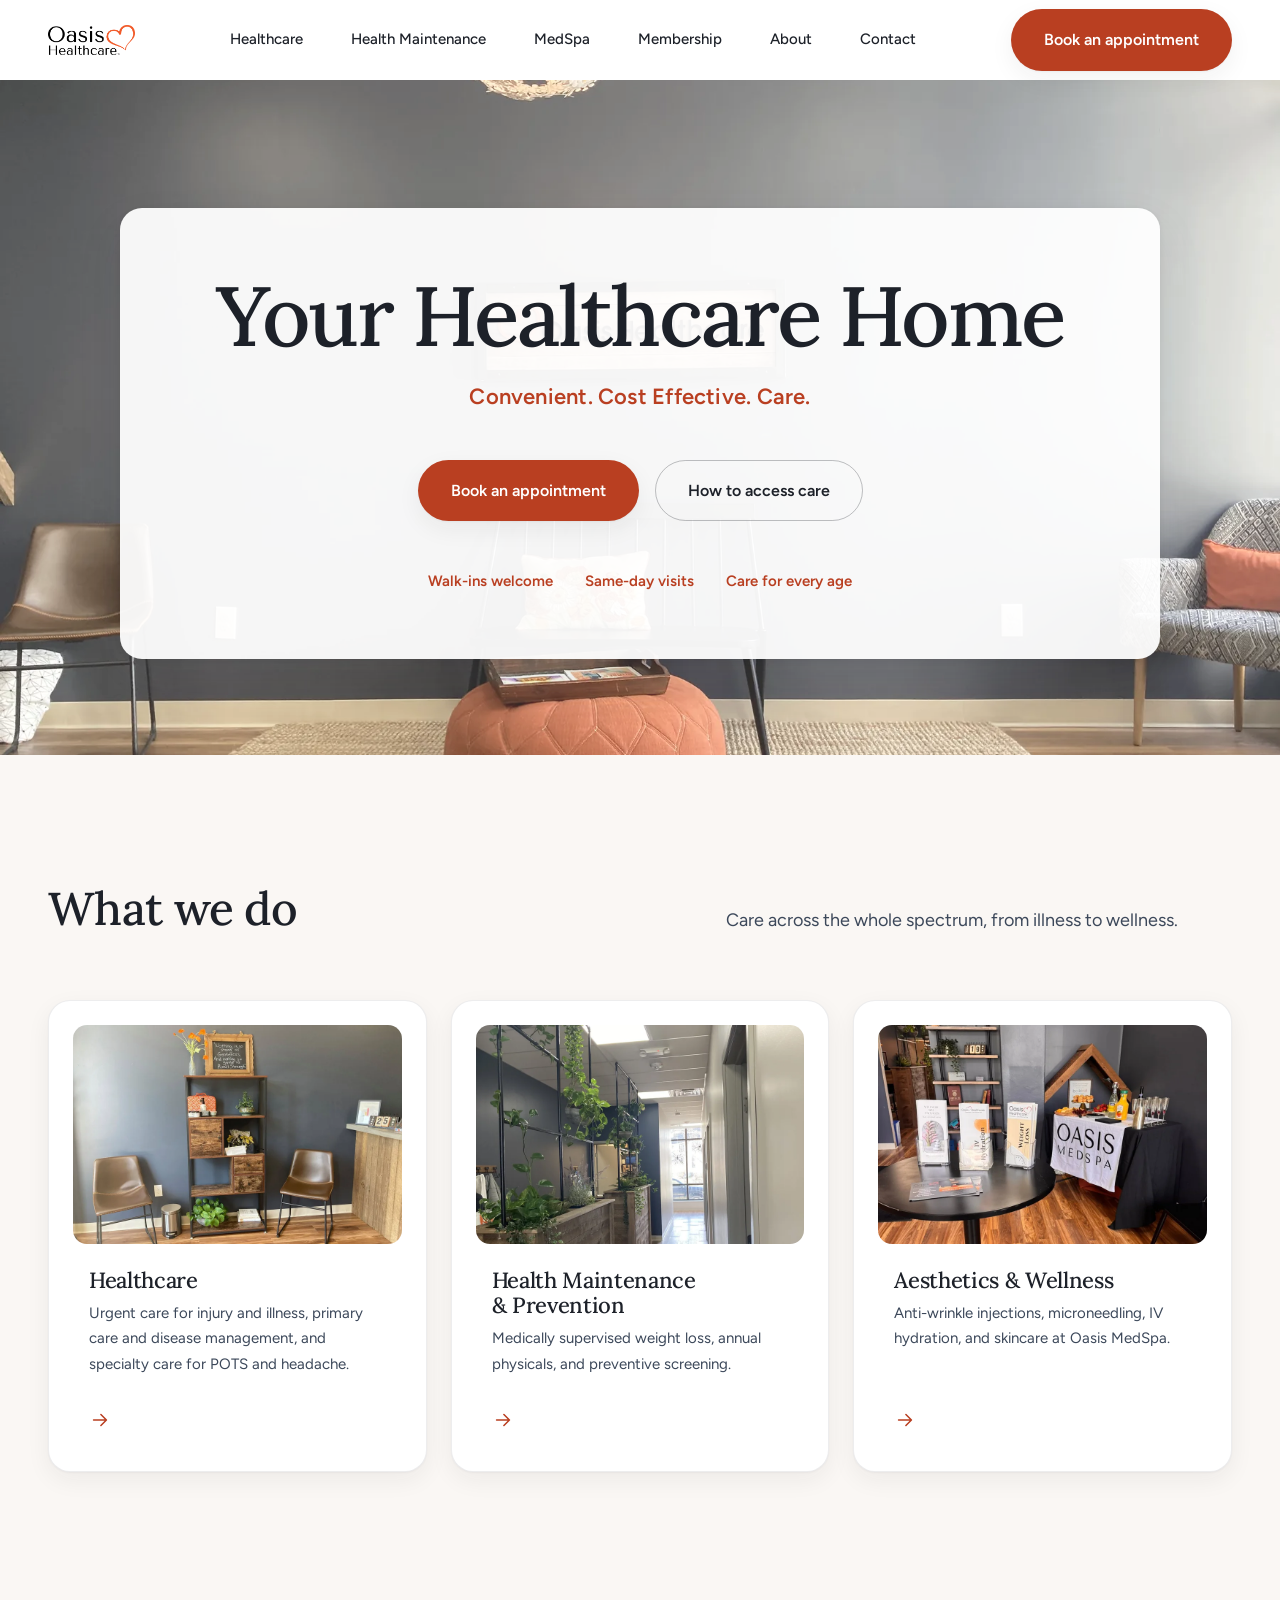
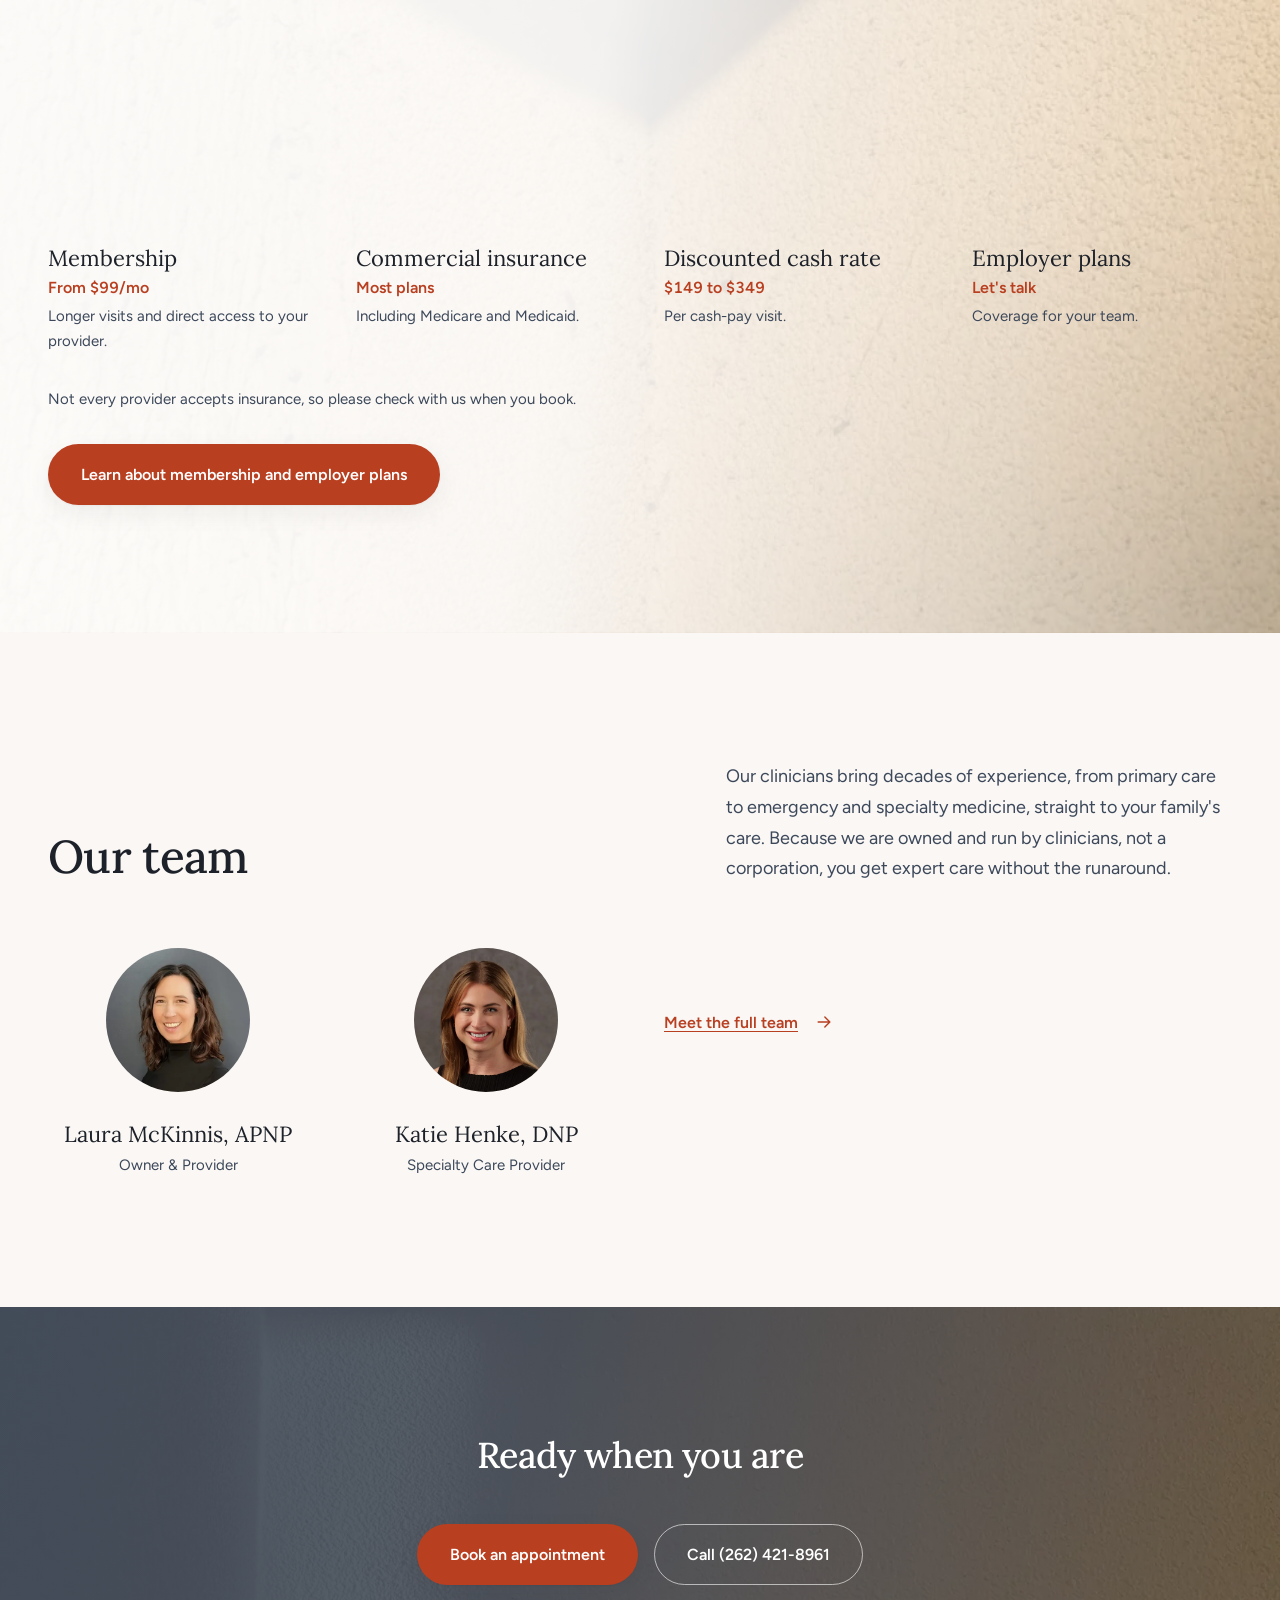
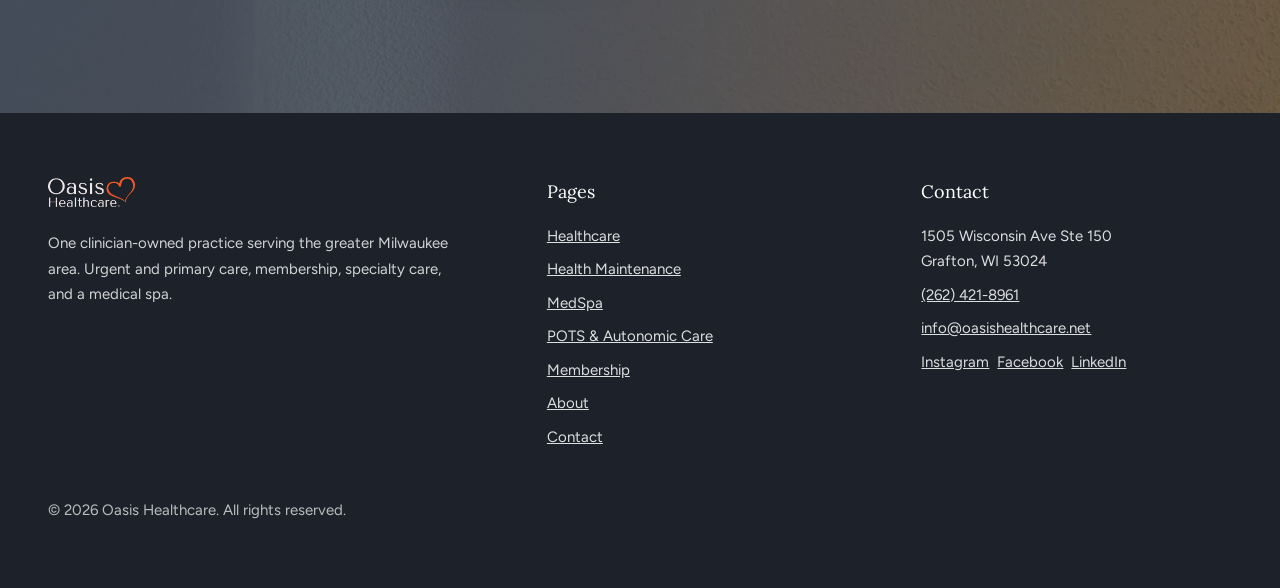
<file: index.html>
<!DOCTYPE html>
<html lang="en">
<head>
<meta charset="utf-8">
<meta name="viewport" content="width=device-width, initial-scale=1">
<title>Oasis Healthcare | Urgent Care, Membership &amp; MedSpa</title>
<meta name="description" content="One clinician-owned practice: urgent and primary care, prevention and weight loss, membership, and a medical spa. Insurance, membership, and cash rates accepted.">
<link rel="icon" href="favicon.ico" sizes="any">
<link rel="icon" type="image/png" href="images/favicon-32.png" sizes="32x32">
<link rel="apple-touch-icon" href="images/favicon-180.png">
<link rel="preconnect" href="https://fonts.googleapis.com">
<link rel="preconnect" href="https://fonts.gstatic.com" crossorigin>
<link href="https://fonts.googleapis.com/css2?family=Lora:wght@400;500;600&family=Figtree:wght@400;500;600;700&display=swap" rel="stylesheet">
<link rel="stylesheet" href="styles.css">
</head>
<body>
<a class="skip-link" href="#main">Skip to content</a>
<nav class="nav">
  <div class="wrap nav__row">
    <a class="nav__logo" href="index.html" aria-label="Oasis Healthcare home">
      <img src="images/oasis-healthcare-wordmark.png" alt="Oasis Healthcare" width="1301" height="450">
    </a>
    <div class="nav__links">
      <a href="healthcare.html">Healthcare</a>
      <a href="health-maintenance.html">Health Maintenance</a>
      <a href="medspa.html">MedSpa</a>
      <a href="membership.html">Membership</a>
      <a href="about.html">About</a>
      <a href="contact.html">Contact</a>
    </div>
    <a class="btn btn--primary nav__cta" href="contact.html#booking">Book an appointment</a>
    <button class="nav__toggle" data-mobile-toggle aria-label="Toggle menu" aria-expanded="false" type="button">
      <svg class="icon-open" width="22" height="22" viewBox="0 0 22 22" fill="none" aria-hidden="true"><path d="M3 6h16M3 11h16M3 16h16" stroke="currentColor" stroke-width="1.8" stroke-linecap="round"/></svg>
      <svg class="icon-close" width="22" height="22" viewBox="0 0 22 22" fill="none" aria-hidden="true"><path d="M4 4L18 18M18 4L4 18" stroke="currentColor" stroke-width="1.8" stroke-linecap="round"/></svg>
    </button>
  </div>
  <div class="mobile-menu" data-mobile-menu>
    <a href="healthcare.html">Healthcare</a>
    <a href="health-maintenance.html">Health Maintenance</a>
    <a href="medspa.html">MedSpa</a>
    <a href="membership.html">Membership</a>
    <a href="about.html">About</a>
    <a href="contact.html">Contact</a>
    <a class="btn btn--primary" href="contact.html#booking">Book an appointment</a>
  </div>
</nav>
<main id="main">
  <section class="hero hero--photo hero--centered">
    <div class="hero__media">
      <div class="hero__photo" role="img" aria-label="The waiting area at Oasis Healthcare"></div>
    </div>
    <div class="wrap">
      <div class="hero__content">
        <h1>Your Healthcare Home</h1>
        <p class="hero__tagline">Convenient. Cost&nbsp;Effective. Care.</p>
        <div class="hero__actions">
          <a class="btn btn--primary" href="contact.html#booking">Book an appointment</a>
          <a class="btn btn--line" href="#access">How to access care</a>
        </div>
        <div class="hero__points">
          <span>Walk-ins welcome</span>
          <span>Same-day visits</span>
          <span>Care for every age</span>
        </div>
      </div>
    </div>
  </section>

  <section class="section section--cream" id="care">
    <div class="wrap">
      <div class="section-head" data-reveal>
        <h2>What we do</h2>
        <p>Care across the whole spectrum, from illness to wellness.</p>
      </div>
      <div class="grid-3 stack-lg">
        <a class="card card--media" data-reveal href="healthcare.html">
          <img class="photo photo--card" src="images/web/card-healthcare.webp" alt="The waiting area at Oasis Healthcare" width="900" height="600" loading="lazy" decoding="async">
          <div class="card__body">
            <h3>Healthcare</h3>
            <p>Urgent care for injury and illness, primary care and disease management, and specialty care for POTS and headache.</p>
            <span class="card__arrow" aria-hidden="true"><svg viewBox="0 0 24 24" fill="none" aria-hidden="true"><path d="M5 12h13M13 6l6 6-6 6" stroke="currentColor" stroke-width="1.7" stroke-linecap="round" stroke-linejoin="round"/></svg></span>
          </div>
        </a>
        <a class="card card--media" data-reveal href="health-maintenance.html">
          <img class="photo photo--card" src="images/web/card-prevention.webp" alt="Inside the Oasis Healthcare clinic" width="900" height="600" loading="lazy" decoding="async">
          <div class="card__body">
            <h3>Health Maintenance &amp; Prevention</h3>
            <p>Medically supervised weight loss, annual physicals, and preventive screening.</p>
            <span class="card__arrow" aria-hidden="true"><svg viewBox="0 0 24 24" fill="none" aria-hidden="true"><path d="M5 12h13M13 6l6 6-6 6" stroke="currentColor" stroke-width="1.7" stroke-linecap="round" stroke-linejoin="round"/></svg></span>
          </div>
        </a>
        <a class="card card--media" data-reveal href="medspa.html">
          <img class="photo photo--card" src="images/web/card-medspa.webp" alt="The Oasis MedSpa product display" width="900" height="600" loading="lazy" decoding="async">
          <div class="card__body">
            <h3>Aesthetics &amp; Wellness</h3>
            <p>Anti-wrinkle injections, microneedling, IV hydration, and skincare at Oasis MedSpa.</p>
            <span class="card__arrow" aria-hidden="true"><svg viewBox="0 0 24 24" fill="none" aria-hidden="true"><path d="M5 12h13M13 6l6 6-6 6" stroke="currentColor" stroke-width="1.7" stroke-linecap="round" stroke-linejoin="round"/></svg></span>
          </div>
        </a>
      </div>
    </div>
  </section>

  <section class="section" id="access">
    <div class="wrap">
      <div class="section-head" data-reveal>
        <h2>How we do it</h2>
        <p>Choose the way that works for you.</p>
      </div>
      <div class="routes">
        <div class="route" data-reveal>
          <div class="route__name"><a href="membership.html">Membership</a></div>
          <div class="route__price">From $99/mo</div>
          <div class="route__note">Longer visits and direct access to your provider.</div>
        </div>
        <div class="route" data-reveal>
          <div class="route__name">Commercial insurance</div>
          <div class="route__price">Most plans</div>
          <div class="route__note">Including Medicare and Medicaid.</div>
        </div>
        <div class="route" data-reveal>
          <div class="route__name">Discounted cash rate</div>
          <div class="route__price">$149 to $349</div>
          <div class="route__note">Per cash-pay visit.</div>
        </div>
        <div class="route" data-reveal>
          <div class="route__name"><a href="contact.html">Employer plans</a></div>
          <div class="route__price">Let's talk</div>
          <div class="route__note">Coverage for your team.</div>
        </div>
      </div>
      <p class="muted stack-md" data-reveal>Not every provider accepts insurance, so please check with us when you book.</p>
      <div class="stack-md" data-reveal>
        <a class="btn btn--primary" href="membership.html">Learn about membership and employer plans</a>
      </div>
    </div>
  </section>

  <section class="section section--cream">
    <div class="wrap">
      <div class="section-head" data-reveal>
        <h2>Our team</h2>
        <p>Our clinicians bring decades of experience, from primary care to emergency and specialty medicine, straight to your family's care. Because we are owned and run by clinicians, not a corporation, you get expert care without the runaround.</p>
      </div>
      <div class="team">
        <div class="team__item" data-reveal>
          <a href="https://www.tebra.com/care/provider/laura-mckinnis-np-1497931943"><img class="photo photo--person" src="images/web/person-laura.webp" alt="Laura McKinnis, APNP" width="480" height="480" loading="lazy" decoding="async"></a>
          <div class="team__name">Laura McKinnis, APNP</div>
          <div class="team__role">Owner &amp; Provider</div>
        </div>
        <div class="team__item" data-reveal>
          <a href="https://www.tebra.com/care/provider/katie-henke-dnp-1659727345"><img class="photo photo--person" src="images/web/person-katie.webp" alt="Katie Henke, DNP" width="480" height="480" loading="lazy" decoding="async"></a>
          <div class="team__name">Katie Henke, DNP</div>
          <div class="team__role">Specialty Care Provider</div>
        </div>
        <div class="team__cta" data-reveal>
          <a href="about.html"><span>Meet the full team</span><svg viewBox="0 0 24 24" fill="none" aria-hidden="true"><path d="M5 12h13M13 6l6 6-6 6" stroke="currentColor" stroke-width="1.7" stroke-linecap="round" stroke-linejoin="round"/></svg></a>
        </div>
      </div>
    </div>
  </section>

  <section class="section section--slate">
    <div class="wrap center" data-reveal>
      <h2 style="font-size: var(--text-h2);">Ready when you are</h2>
      <div class="hero__actions" style="justify-content:center;">
        <a class="btn btn--primary" href="contact.html#booking">Book an appointment</a>
        <a class="btn btn--line" href="tel:+12624218961">Call (262) 421-8961</a>
      </div>
    </div>
  </section>
</main>

<footer class="footer">
  <div class="wrap">
    <div class="footer__grid">
      <div>
        <a class="footer__logo" href="index.html" aria-label="Oasis Healthcare home">
          <img src="images/oasis-healthcare-wordmark-reversed.png" alt="Oasis Healthcare" width="1301" height="450">
        </a>
        <p class="footer__blurb">One clinician-owned practice serving the greater Milwaukee area. Urgent and primary care, membership, specialty care, and a medical spa.</p>
      </div>
      <div>
        <div class="footer__heading">Pages</div>
        <ul class="footer__list">
          <li><a href="healthcare.html">Healthcare</a></li>
          <li><a href="health-maintenance.html">Health Maintenance</a></li>
          <li><a href="medspa.html">MedSpa</a></li>
          <li><a href="pots.html">POTS &amp; Autonomic Care</a></li>
          <li><a href="membership.html">Membership</a></li>
          <li><a href="about.html">About</a></li>
          <li><a href="contact.html">Contact</a></li>
        </ul>
      </div>
      <div>
        <div class="footer__heading">Contact</div>
        <ul class="footer__list">
          <li>1505 Wisconsin Ave Ste 150<br>Grafton, WI 53024</li>
          <li><a href="tel:+12624218961">(262) 421-8961</a></li>
          <li><a href="mailto:info@oasishealthcare.net">info@oasishealthcare.net</a></li>
          <li><a href="https://www.instagram.com/oasis.healthcare/">Instagram</a>&nbsp; <a href="https://www.facebook.com/OASISHEALTHCARE.hereforyou/">Facebook</a>&nbsp; <a href="https://www.linkedin.com/company/oasis-healthcare-management-llc/about/">LinkedIn</a></li>
        </ul>
      </div>
    </div>
    <div class="footer__bottom">
      <p>&copy; 2026 Oasis Healthcare. All rights reserved.</p>
    </div>
  </div>
</footer>
<script src="site.js"></script>
</body>
</html>
</file>
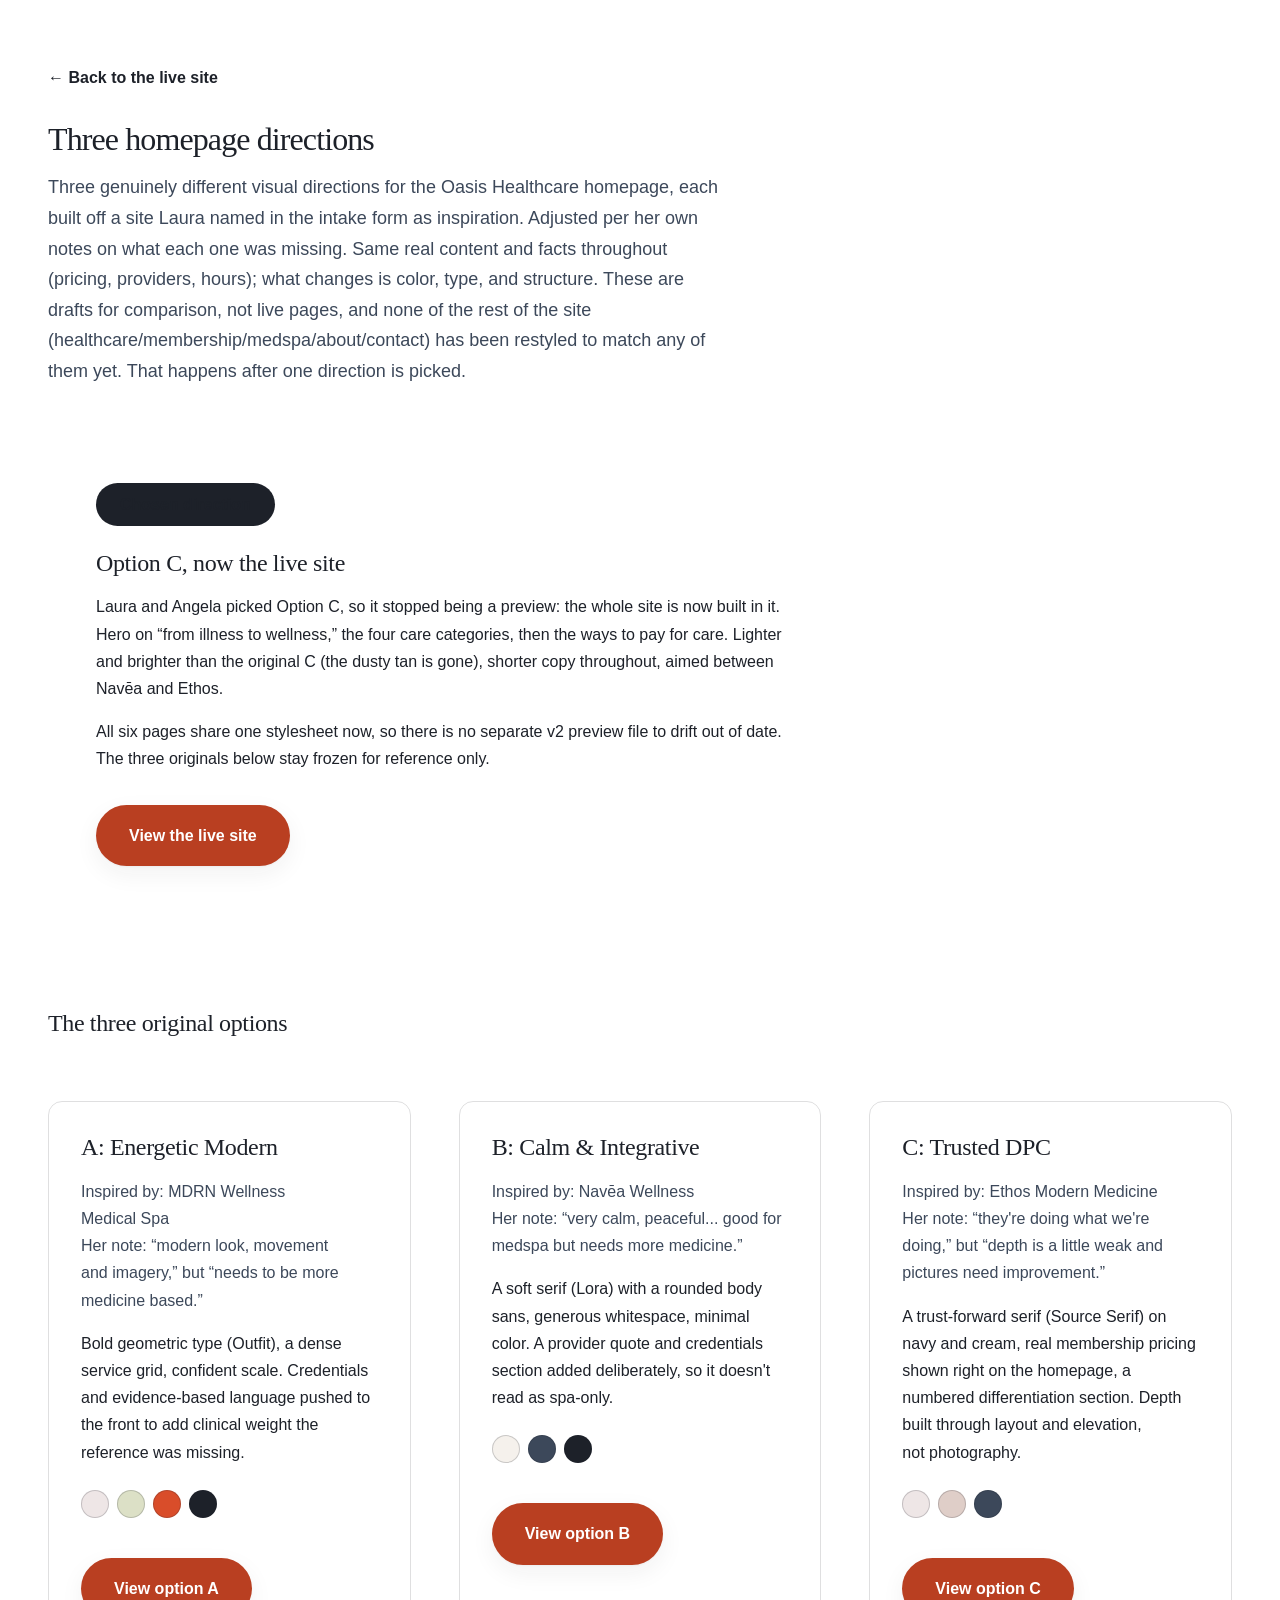
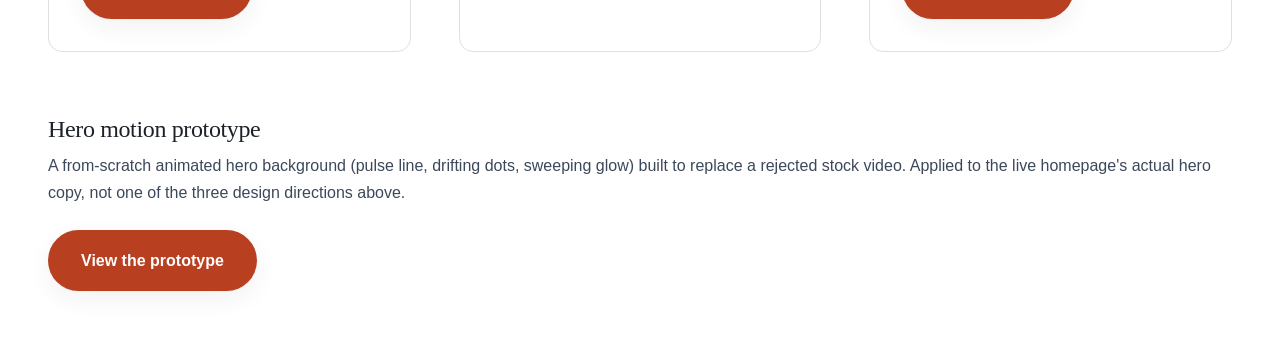
<file: previews/index.html>
<!DOCTYPE html>
<html lang="en">
<head>
<meta charset="utf-8">
<meta name="viewport" content="width=device-width, initial-scale=1">
<title>Homepage Design Options | Oasis Healthcare</title>
<meta name="description" content="Three homepage design directions for Oasis Healthcare, for comparison.">
<meta name="robots" content="noindex,nofollow">
<link rel="icon" href="../favicon.ico" sizes="any">
<link rel="preconnect" href="https://fonts.googleapis.com">
<link rel="preconnect" href="https://fonts.gstatic.com" crossorigin>
<link href="https://fonts.googleapis.com/css2?family=Tenor+Sans&family=Karla:ital,wght@0,400;0,700;1,400&display=swap" rel="stylesheet">
<link rel="stylesheet" href="../styles.css">
<style>
  .option-grid { display: grid; gap: var(--space-5); margin-top: var(--space-6); }
  @media (min-width: 56rem) { .option-grid { grid-template-columns: repeat(3, 1fr); } }
  .option-card { background: var(--color-paper); border: 1px solid rgba(29,33,41,0.14); border-radius: var(--radius-md); padding: var(--space-4); display: flex; flex-direction: column; gap: var(--space-2); }
  .option-card__swatches { display: flex; gap: var(--space-1); margin-top: var(--space-1); }
  .option-card__swatch { width: 1.75rem; height: 1.75rem; border-radius: 50%; border: 1px solid rgba(29,33,41,0.2); }
  .option-card__meta { font-size: var(--text-body); color: var(--color-slate); }
  .selected { background: var(--color-paper-tint); border-radius: var(--radius-md); padding: var(--space-5); margin-top: var(--space-5); }
  .selected__tag { display: inline-block; background: var(--color-ink); color: var(--color-paper); font-size: var(--text-body); font-weight: 700; padding: var(--space-1) var(--space-3); border-radius: 999px; }
</style>
</head>
<body>
<main class="wrap" style="padding-block: var(--space-6);">
  <a href="../index.html" style="font-weight: 700;">&larr; Back to the live site</a>
  <h1 class="h2" style="margin-top: var(--space-4);">Three homepage directions</h1>
  <p class="lede" style="margin-top: var(--space-2); max-width: 42rem;">Three genuinely different visual directions for the Oasis Healthcare homepage, each built off a site Laura named in the intake form as inspiration. Adjusted per her own notes on what each one was missing. Same real content and facts throughout (pricing, providers, hours); what changes is color, type, and structure. These are drafts for comparison, not live pages, and none of the rest of the site (healthcare/membership/medspa/about/contact) has been restyled to match any of them yet. That happens after one direction is picked.</p>

  <div class="selected">
    <span class="selected__tag">Chosen direction</span>
    <h2 class="h3" style="margin-top: var(--space-3);">Option C, now the live site</h2>
    <p style="margin-top: var(--space-2); max-width: 44rem;">Laura and Angela picked Option C, so it stopped being a preview: the whole site is now built in it. Hero on &ldquo;from illness to wellness,&rdquo; the four care categories, then the ways to pay for care. Lighter and brighter than the original C (the dusty tan is gone), shorter copy throughout, aimed between Nav&#275;a and Ethos.</p>
    <p style="margin-top: var(--space-2); max-width: 44rem;">All six pages share one stylesheet now, so there is no separate v2 preview file to drift out of date. The three originals below stay frozen for reference only.</p>
    <a class="btn btn--primary" style="margin-top: var(--space-4);" href="../index.html">View the live site</a>
  </div>

  <h2 class="h3" style="margin-top: var(--space-7);">The three original options</h2>

  <div class="option-grid">
    <div class="option-card">
      <h2 class="h4">A: Energetic Modern</h2>
      <p class="option-card__meta">Inspired by: MDRN Wellness Medical Spa<br>Her note: &ldquo;modern look, movement and imagery,&rdquo; but &ldquo;needs to be more medicine based.&rdquo;</p>
      <p>Bold geometric type (Outfit), a dense service grid, confident scale. Credentials and evidence-based language pushed to the front to add clinical weight the reference was missing.</p>
      <div class="option-card__swatches" aria-hidden="true">
        <span class="option-card__swatch" style="background:#EEE6E6"></span>
        <span class="option-card__swatch" style="background:#DCE0C6"></span>
        <span class="option-card__swatch" style="background:#D94D2A"></span>
        <span class="option-card__swatch" style="background:#1D2129"></span>
      </div>
      <a class="btn btn--primary" style="margin-top: var(--space-3); align-self: flex-start;" href="landing-energetic.html">View option A</a>
    </div>

    <div class="option-card">
      <h2 class="h4">B: Calm &amp; Integrative</h2>
      <p class="option-card__meta">Inspired by: Nav&#275;a Wellness<br>Her note: &ldquo;very calm, peaceful... good for medspa but needs more medicine.&rdquo;</p>
      <p>A soft serif (Lora) with a rounded body sans, generous whitespace, minimal color. A provider quote and credentials section added deliberately, so it doesn't read as spa-only.</p>
      <div class="option-card__swatches" aria-hidden="true">
        <span class="option-card__swatch" style="background:#F5F1EC"></span>
        <span class="option-card__swatch" style="background:#3C485A"></span>
        <span class="option-card__swatch" style="background:#1D2129"></span>
      </div>
      <a class="btn btn--primary" style="margin-top: var(--space-3); align-self: flex-start;" href="landing-calm.html">View option B</a>
    </div>

    <div class="option-card">
      <h2 class="h4">C: Trusted DPC</h2>
      <p class="option-card__meta">Inspired by: Ethos Modern Medicine<br>Her note: &ldquo;they're doing what we're doing,&rdquo; but &ldquo;depth is a little weak and pictures need improvement.&rdquo;</p>
      <p>A trust-forward serif (Source Serif) on navy and cream, real membership pricing shown right on the homepage, a numbered differentiation section. Depth built through layout and elevation, not photography.</p>
      <div class="option-card__swatches" aria-hidden="true">
        <span class="option-card__swatch" style="background:#EEE6E6"></span>
        <span class="option-card__swatch" style="background:#DFCEC8"></span>
        <span class="option-card__swatch" style="background:#3C485A"></span>
      </div>
      <a class="btn btn--primary" style="margin-top: var(--space-3); align-self: flex-start;" href="landing-trusted.html">View option C</a>
    </div>
  </div>

  <div style="margin-top: var(--space-6);">
    <h2 class="h4">Hero motion prototype</h2>
    <p class="option-card__meta" style="margin-top: var(--space-1);">A from-scratch animated hero background (pulse line, drifting dots, sweeping glow) built to replace a rejected stock video. Applied to the live homepage's actual hero copy, not one of the three design directions above.</p>
    <a class="btn btn--primary" style="margin-top: var(--space-3);" href="hero-motion-prototype.html">View the prototype</a>
  </div>
</main>
</body>
</html>
</file>
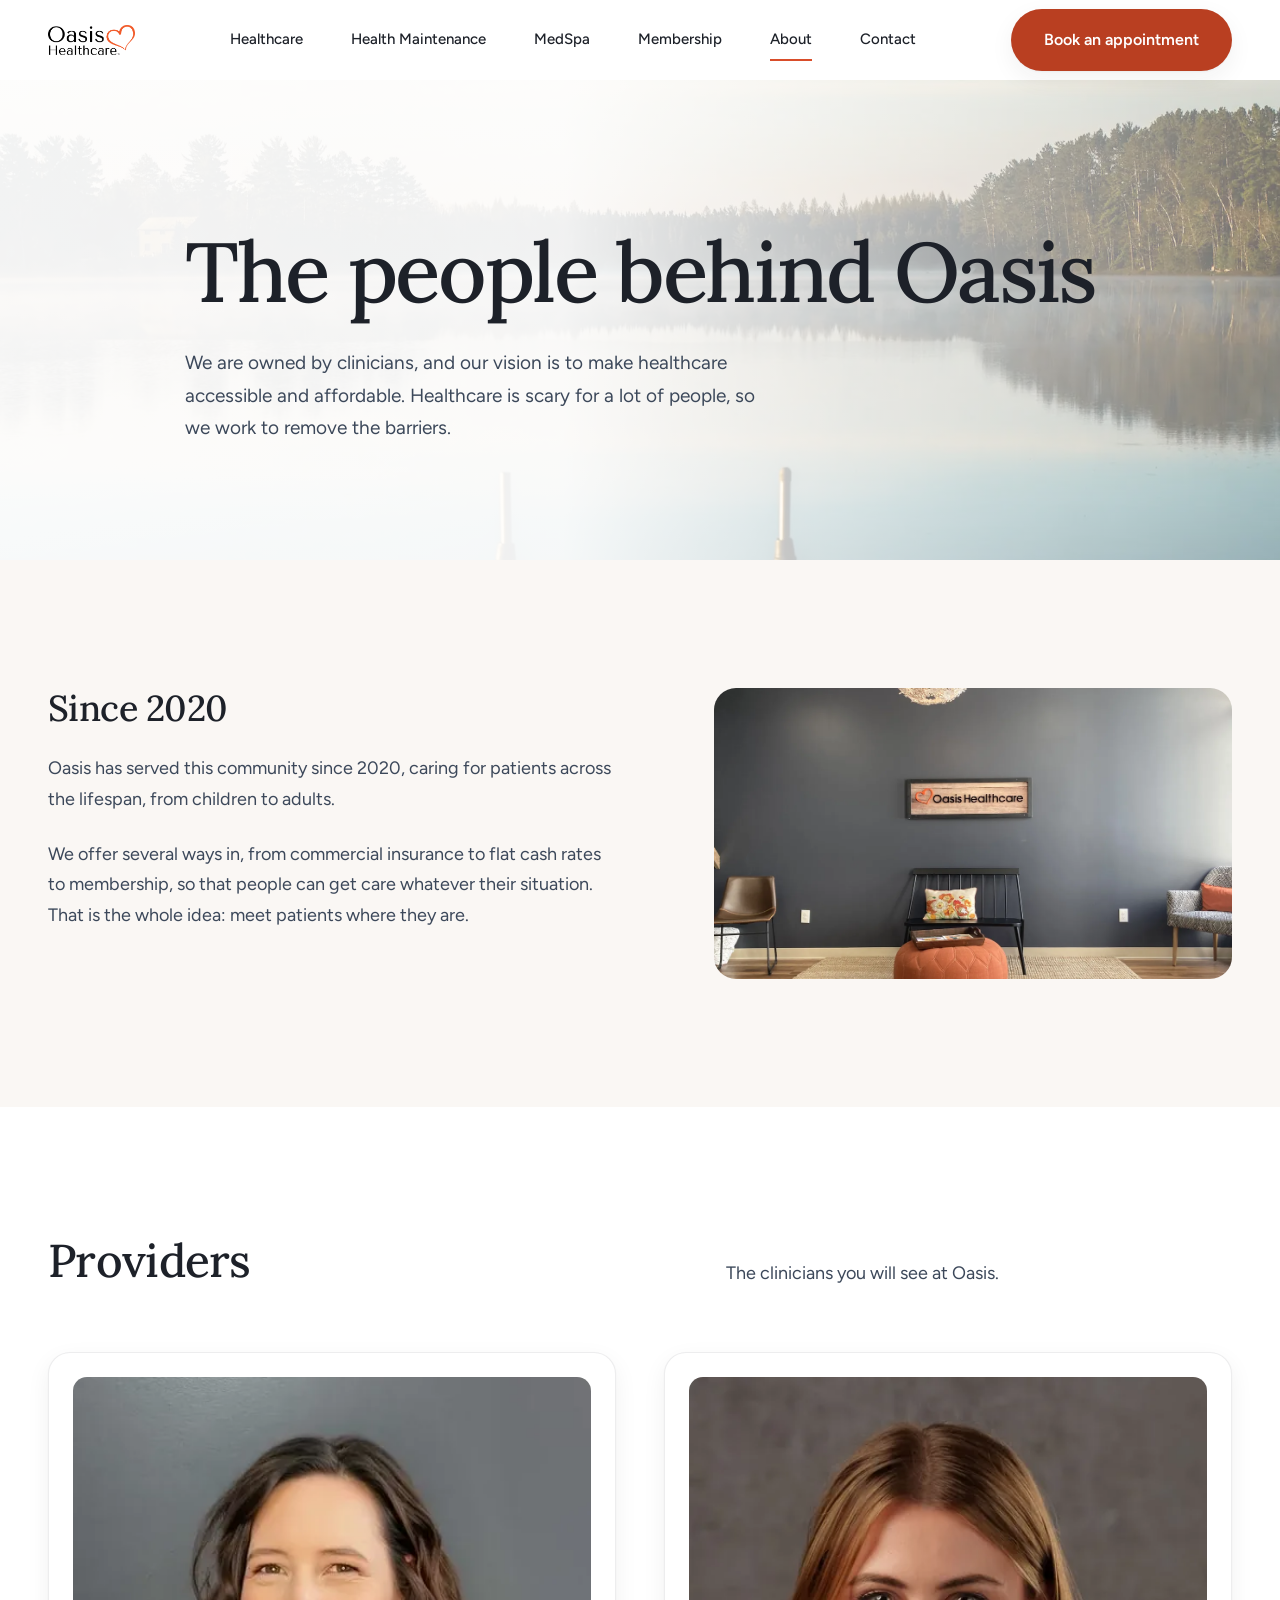
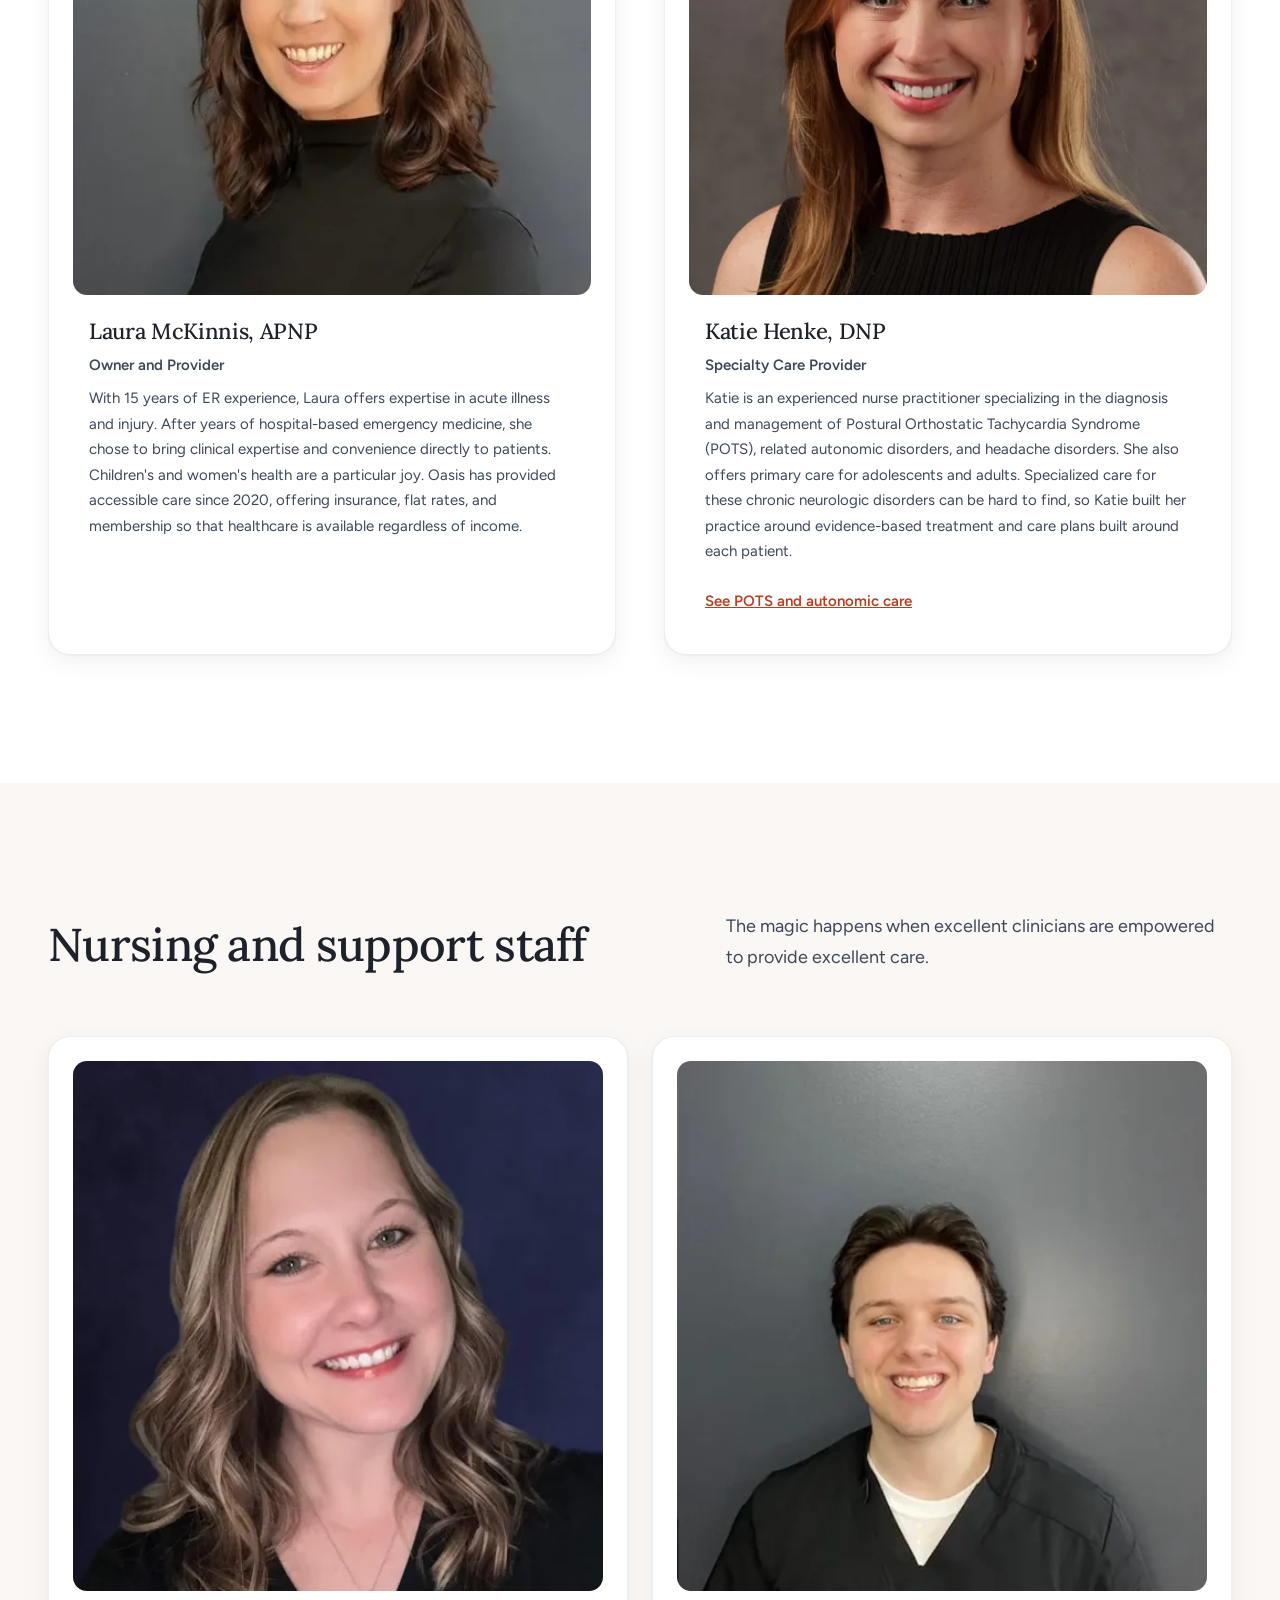
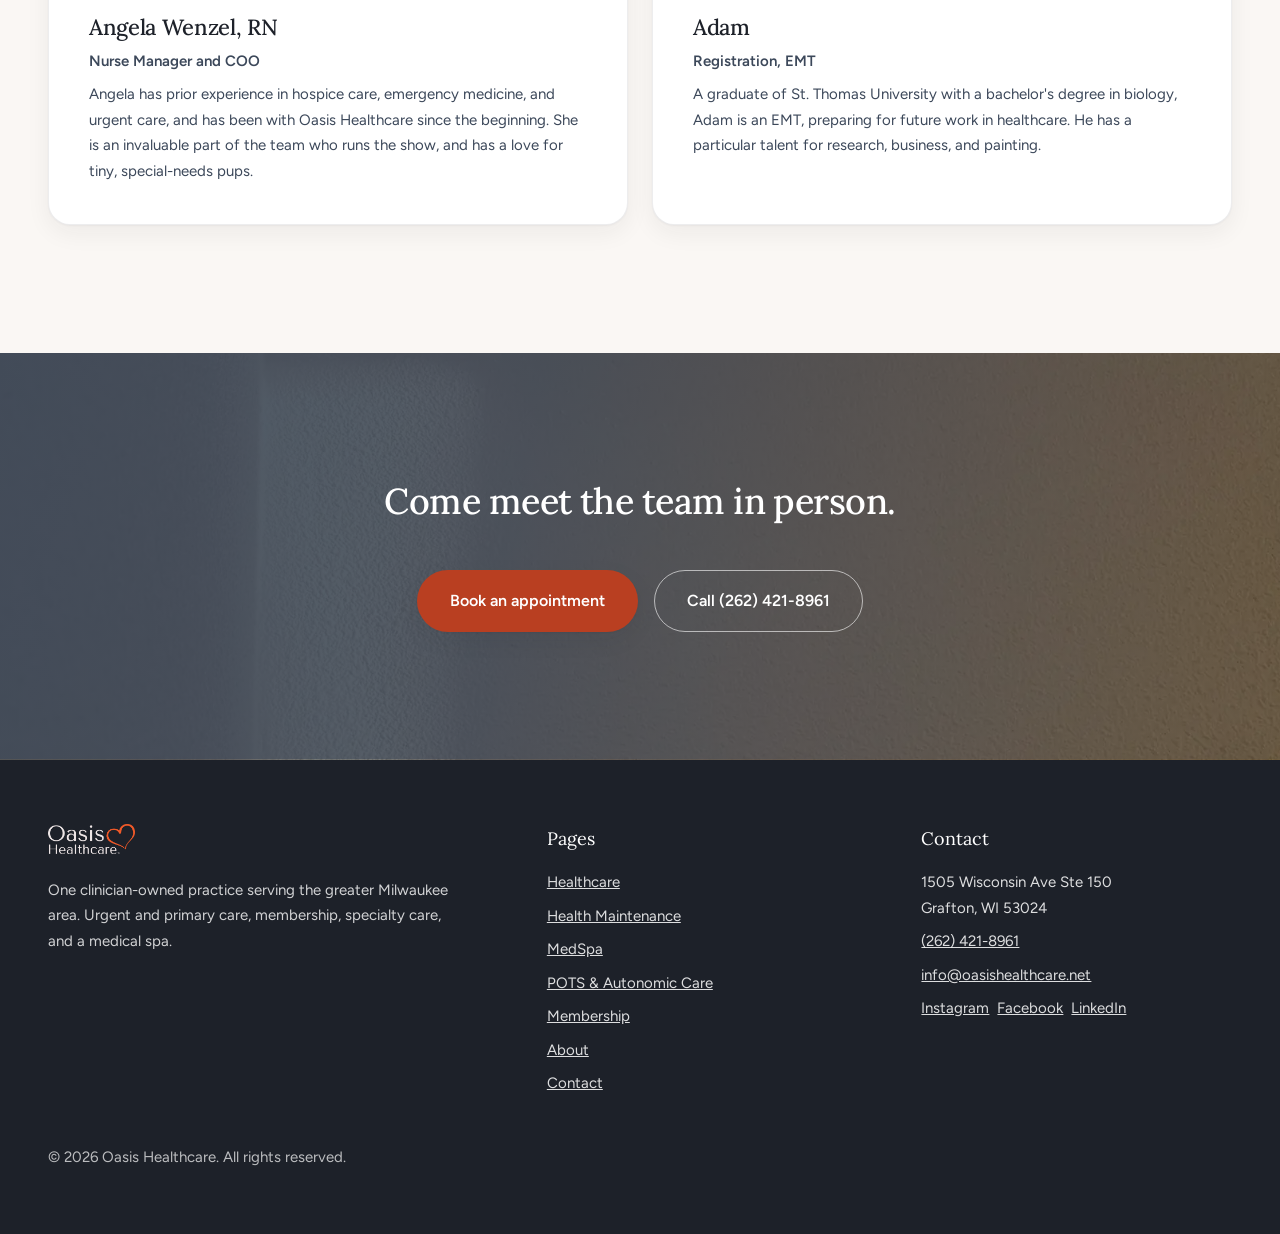
<file: about.html>
<!DOCTYPE html>
<html lang="en">
<head>
<meta charset="utf-8">
<meta name="viewport" content="width=device-width, initial-scale=1">
<title>About Our Team | Oasis Healthcare</title>
<meta name="description" content="Meet the clinician-owners and staff of Oasis Healthcare and Oasis MedSpa. Serving the community since 2020.">
<link rel="icon" href="favicon.ico" sizes="any">
<link rel="icon" type="image/png" href="images/favicon-32.png" sizes="32x32">
<link rel="apple-touch-icon" href="images/favicon-180.png">
<link rel="preconnect" href="https://fonts.googleapis.com">
<link rel="preconnect" href="https://fonts.gstatic.com" crossorigin>
<link href="https://fonts.googleapis.com/css2?family=Lora:wght@400;500;600&family=Figtree:wght@400;500;600;700&display=swap" rel="stylesheet">
<link rel="stylesheet" href="styles.css">
</head>
<body>
<a class="skip-link" href="#main">Skip to content</a>
<nav class="nav">
  <div class="wrap nav__row">
    <a class="nav__logo" href="index.html" aria-label="Oasis Healthcare home">
      <img src="images/oasis-healthcare-wordmark.png" alt="Oasis Healthcare" width="1301" height="450">
    </a>
    <div class="nav__links">
      <a href="healthcare.html">Healthcare</a>
      <a href="health-maintenance.html">Health Maintenance</a>
      <a href="medspa.html">MedSpa</a>
      <a href="membership.html">Membership</a>
      <a href="about.html" aria-current="page">About</a>
      <a href="contact.html">Contact</a>
    </div>
    <a class="btn btn--primary nav__cta" href="contact.html#booking">Book an appointment</a>
    <button class="nav__toggle" data-mobile-toggle aria-label="Toggle menu" aria-expanded="false" type="button">
      <svg class="icon-open" width="22" height="22" viewBox="0 0 22 22" fill="none" aria-hidden="true"><path d="M3 6h16M3 11h16M3 16h16" stroke="currentColor" stroke-width="1.8" stroke-linecap="round"/></svg>
      <svg class="icon-close" width="22" height="22" viewBox="0 0 22 22" fill="none" aria-hidden="true"><path d="M4 4L18 18M18 4L4 18" stroke="currentColor" stroke-width="1.8" stroke-linecap="round"/></svg>
    </button>
  </div>
  <div class="mobile-menu" data-mobile-menu>
    <a href="healthcare.html">Healthcare</a>
    <a href="health-maintenance.html">Health Maintenance</a>
    <a href="medspa.html">MedSpa</a>
    <a href="membership.html">Membership</a>
    <a href="about.html" aria-current="page">About</a>
    <a href="contact.html">Contact</a>
    <a class="btn btn--primary" href="contact.html#booking">Book an appointment</a>
  </div>
</nav>
<main id="main">
  <section class="hero hero--photo">
    <div class="hero__media">
      <div class="hero__photo hero__photo--about" role="img" aria-label="A wooden dock reaching into a calm lake at dawn"></div>
    </div>
    <div class="wrap">
      <div class="hero__content">
        <h1>The people behind Oasis</h1>
        <p class="hero__lede">We are owned by clinicians, and our vision is to make healthcare accessible and affordable. Healthcare is scary for a lot of people, so we work to remove the barriers.</p>
      </div>
    </div>
  </section>

  <section class="section section--cream">
    <div class="wrap split">
      <div class="prose" data-reveal>
        <h2 style="font-size: var(--text-h2);">Since 2020</h2>
        <p>Oasis has served this community since 2020, caring for patients across the lifespan, from children to adults.</p>
        <p>We offer several ways in, from commercial insurance to flat cash rates to membership, so that people can get care whatever their situation. That is the whole idea: meet patients where they are.</p>
      </div>
      <div data-reveal>
        <img class="photo photo--wide" src="images/web/about-clinic.webp" alt="The waiting area at Oasis Healthcare" width="1200" height="675" loading="lazy" decoding="async">
      </div>
    </div>
  </section>

  <section class="section">
    <div class="wrap">
      <div class="section-head" data-reveal>
        <h2>Providers</h2>
        <p>The clinicians you will see at Oasis.</p>
      </div>
      <div class="grid-2 stack-lg grid--gap-lg">
        <div class="card card--media" data-reveal>
          <img class="photo photo--card-square" src="images/web/person-laura.webp" alt="Laura McKinnis, APNP" width="480" height="480" loading="lazy" decoding="async">
          <div class="card__body">
            <h3>Laura McKinnis, APNP</h3>
            <p class="service__meta">Owner and Provider</p>
            <p>With 15 years of ER experience, Laura offers expertise in acute illness and injury. After years of hospital-based emergency medicine, she chose to bring clinical expertise and convenience directly to patients. Children's and women's health are a particular joy. Oasis has provided accessible care since 2020, offering insurance, flat rates, and membership so that healthcare is available regardless of income.</p>
          </div>
        </div>
        <div class="card card--media" data-reveal>
          <img class="photo photo--card-square" src="images/web/person-katie.webp" alt="Katie Henke, DNP" width="480" height="480" loading="lazy" decoding="async">
          <div class="card__body">
            <h3>Katie Henke, DNP</h3>
            <p class="service__meta">Specialty Care Provider</p>
            <p>Katie is an experienced nurse practitioner specializing in the diagnosis and management of Postural Orthostatic Tachycardia Syndrome (POTS), related autonomic disorders, and headache disorders. She also offers primary care for adolescents and adults. Specialized care for these chronic neurologic disorders can be hard to find, so Katie built her practice around evidence-based treatment and care plans built around each patient.</p>
            <a class="card__link" href="pots.html">See POTS and autonomic care</a>
          </div>
        </div>
      </div>
    </div>
  </section>

  <section class="section section--cream">
    <div class="wrap">
      <div class="section-head" data-reveal>
        <h2>Nursing and support staff</h2>
        <p>The magic happens when excellent clinicians are empowered to provide excellent care.</p>
      </div>
      <div class="grid-2 stack-lg">
        <div class="card card--media" data-reveal>
          <img class="photo photo--card-square" src="images/web/person-angela.webp" alt="Angela Wenzel, RN" width="480" height="480" loading="lazy" decoding="async">
          <div class="card__body">
            <h3>Angela Wenzel, RN</h3>
            <p class="service__meta">Nurse Manager and COO</p>
            <p>Angela has prior experience in hospice care, emergency medicine, and urgent care, and has been with Oasis Healthcare since the beginning. She is an invaluable part of the team who runs the show, and has a love for tiny, special-needs pups.</p>
          </div>
        </div>
        <div class="card card--media" data-reveal>
          <img class="photo photo--card-square" src="images/web/person-adam.webp" alt="Adam, Registration and EMT" width="480" height="480" loading="lazy" decoding="async">
          <div class="card__body">
            <h3>Adam</h3>
            <p class="service__meta">Registration, EMT</p>
            <p>A graduate of St. Thomas University with a bachelor's degree in biology, Adam is an EMT, preparing for future work in healthcare. He has a particular talent for research, business, and painting.</p>
          </div>
        </div>
      </div>
    </div>
  </section>

  <section class="section section--slate">
    <div class="wrap center" data-reveal>
      <h2 style="font-size: var(--text-h2);">Come meet the team in person.</h2>
      <div class="hero__actions" style="justify-content:center;">
        <a class="btn btn--primary" href="contact.html#booking">Book an appointment</a>
        <a class="btn btn--line" href="tel:+12624218961">Call (262) 421-8961</a>
      </div>
    </div>
  </section>
</main>

<footer class="footer">
  <div class="wrap">
    <div class="footer__grid">
      <div>
        <a class="footer__logo" href="index.html" aria-label="Oasis Healthcare home">
          <img src="images/oasis-healthcare-wordmark-reversed.png" alt="Oasis Healthcare" width="1301" height="450">
        </a>
        <p class="footer__blurb">One clinician-owned practice serving the greater Milwaukee area. Urgent and primary care, membership, specialty care, and a medical spa.</p>
      </div>
      <div>
        <div class="footer__heading">Pages</div>
        <ul class="footer__list">
          <li><a href="healthcare.html">Healthcare</a></li>
          <li><a href="health-maintenance.html">Health Maintenance</a></li>
          <li><a href="medspa.html">MedSpa</a></li>
          <li><a href="pots.html">POTS &amp; Autonomic Care</a></li>
          <li><a href="membership.html">Membership</a></li>
          <li><a href="about.html">About</a></li>
          <li><a href="contact.html">Contact</a></li>
        </ul>
      </div>
      <div>
        <div class="footer__heading">Contact</div>
        <ul class="footer__list">
          <li>1505 Wisconsin Ave Ste 150<br>Grafton, WI 53024</li>
          <li><a href="tel:+12624218961">(262) 421-8961</a></li>
          <li><a href="mailto:info@oasishealthcare.net">info@oasishealthcare.net</a></li>
          <li><a href="https://www.instagram.com/oasis.healthcare/">Instagram</a>&nbsp; <a href="https://www.facebook.com/OASISHEALTHCARE.hereforyou/">Facebook</a>&nbsp; <a href="https://www.linkedin.com/company/oasis-healthcare-management-llc/about/">LinkedIn</a></li>
        </ul>
      </div>
    </div>
    <div class="footer__bottom">
      <p>&copy; 2026 Oasis Healthcare. All rights reserved.</p>
    </div>
  </div>
</footer>
<script src="site.js"></script>
</body>
</html>
</file>
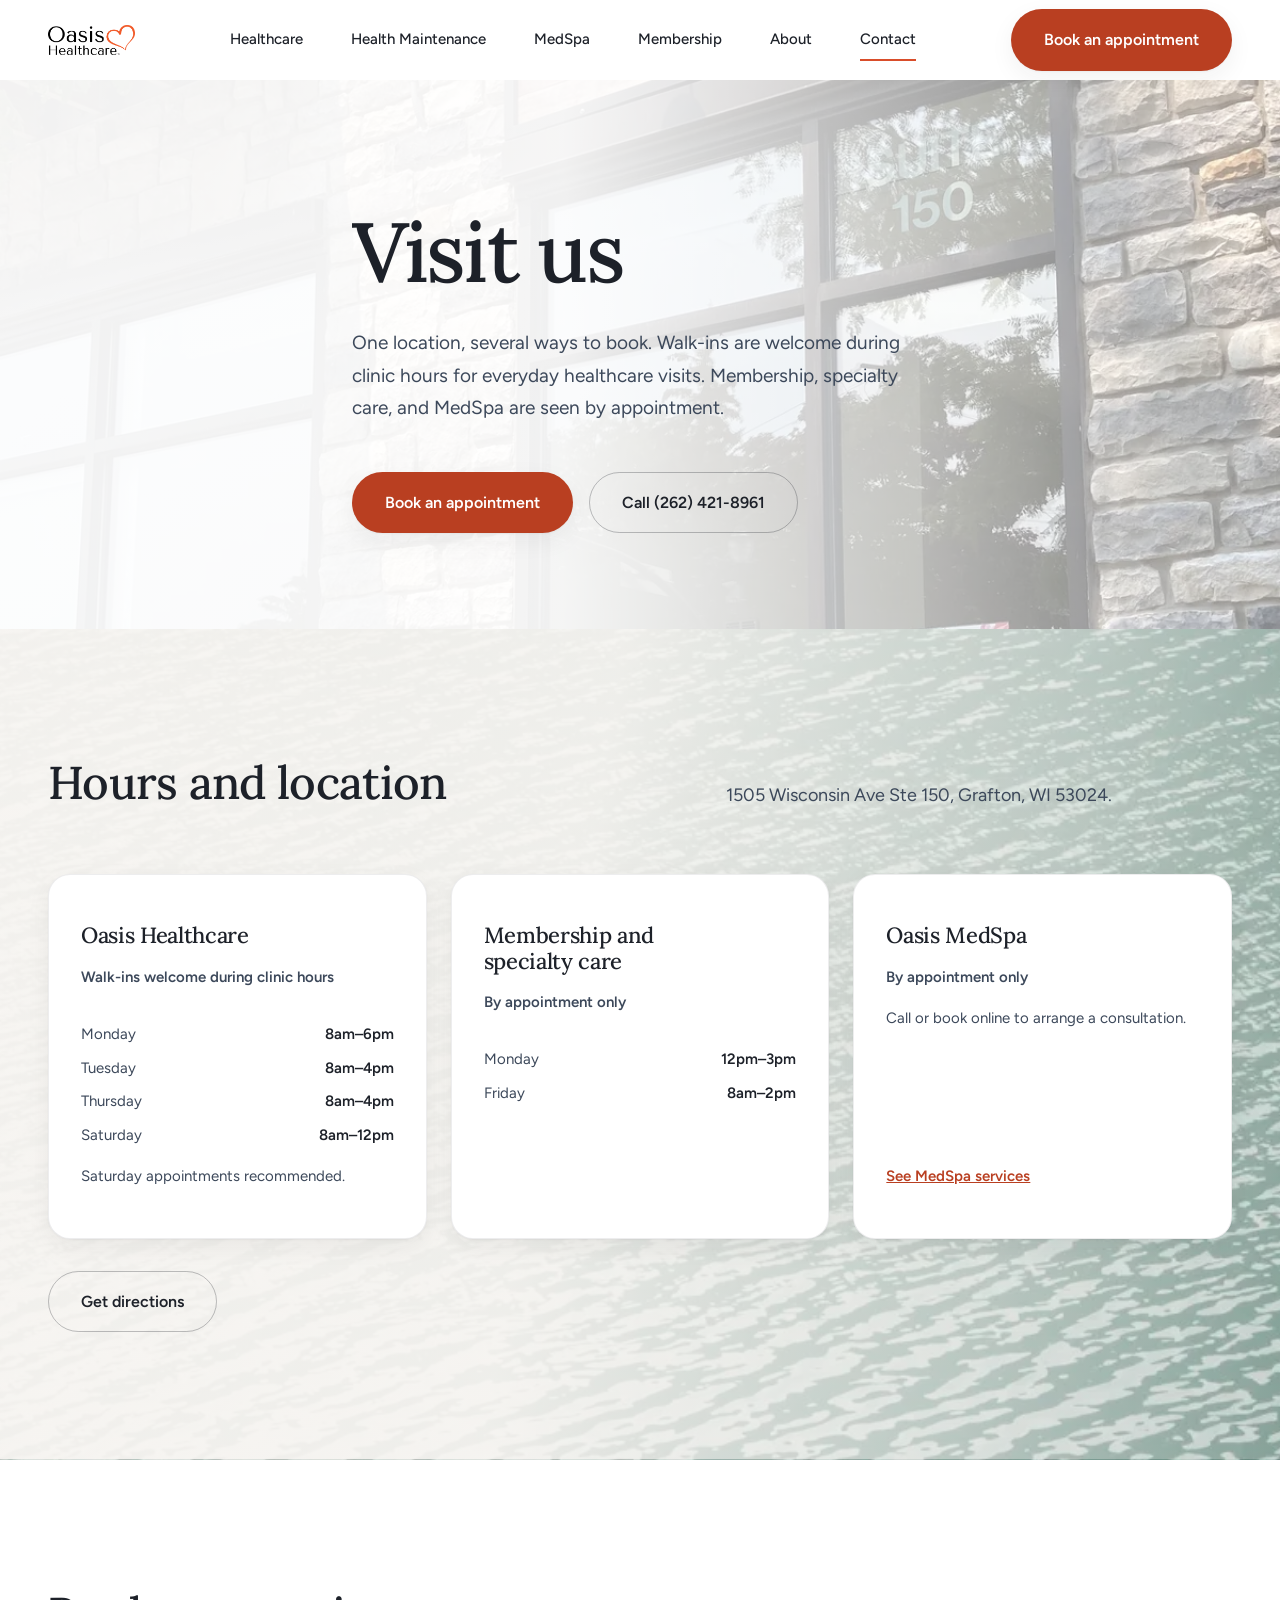
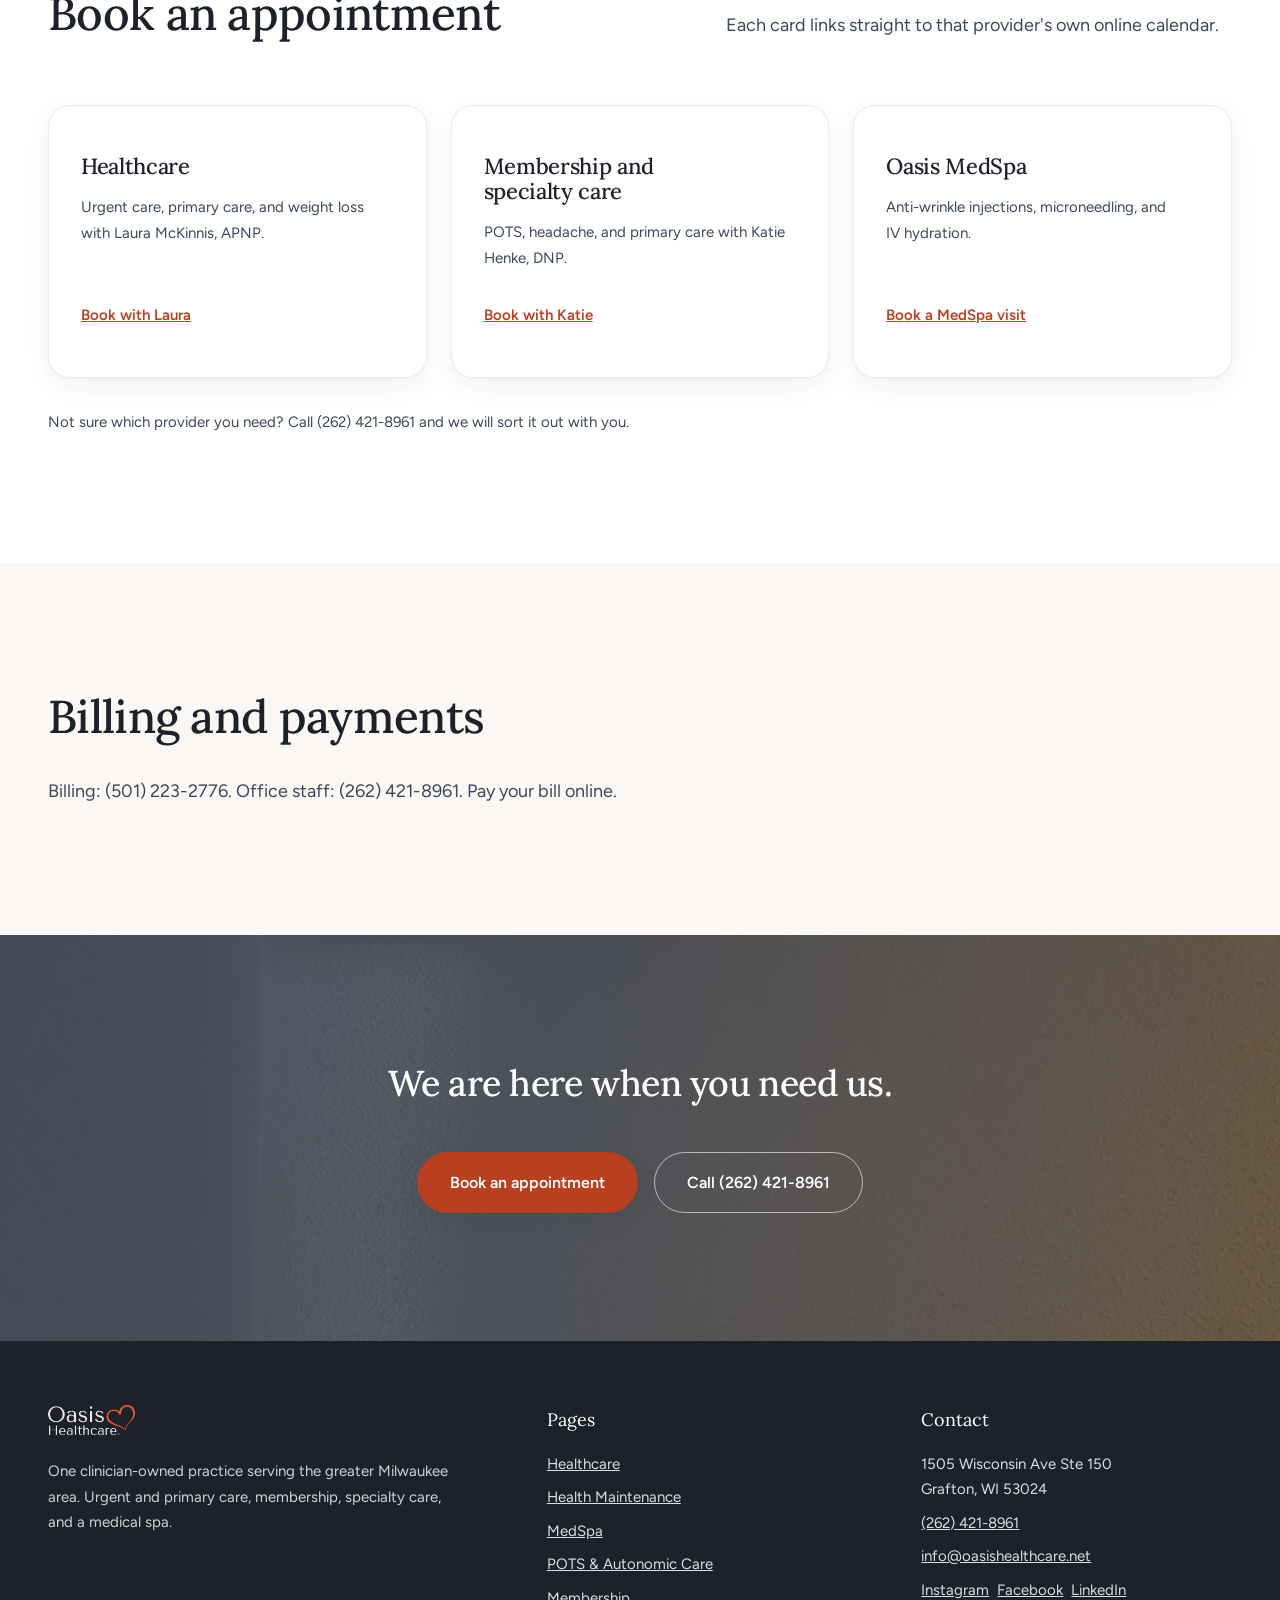
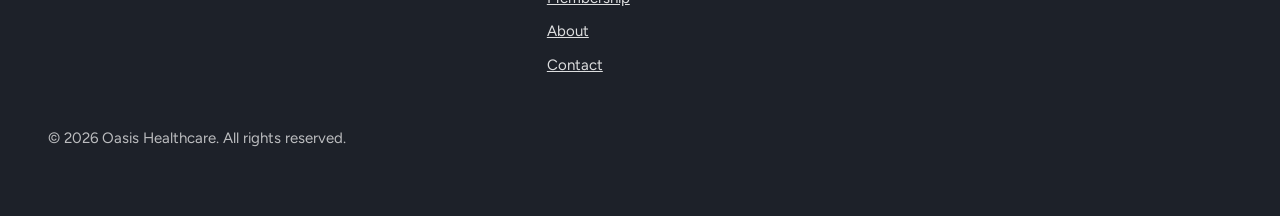
<file: contact.html>
<!DOCTYPE html>
<html lang="en">
<head>
<meta charset="utf-8">
<meta name="viewport" content="width=device-width, initial-scale=1">
<title>Hours, Location &amp; Booking | Oasis Healthcare</title>
<meta name="description" content="Hours, phone, directions, and online booking at Oasis Healthcare, for healthcare, membership, specialty care, and MedSpa.">
<link rel="icon" href="favicon.ico" sizes="any">
<link rel="icon" type="image/png" href="images/favicon-32.png" sizes="32x32">
<link rel="apple-touch-icon" href="images/favicon-180.png">
<link rel="preconnect" href="https://fonts.googleapis.com">
<link rel="preconnect" href="https://fonts.gstatic.com" crossorigin>
<link href="https://fonts.googleapis.com/css2?family=Lora:wght@400;500;600&family=Figtree:wght@400;500;600;700&display=swap" rel="stylesheet">
<link rel="stylesheet" href="styles.css">
</head>
<body>
<a class="skip-link" href="#main">Skip to content</a>
<nav class="nav">
  <div class="wrap nav__row">
    <a class="nav__logo" href="index.html" aria-label="Oasis Healthcare home">
      <img src="images/oasis-healthcare-wordmark.png" alt="Oasis Healthcare" width="1301" height="450">
    </a>
    <div class="nav__links">
      <a href="healthcare.html">Healthcare</a>
      <a href="health-maintenance.html">Health Maintenance</a>
      <a href="medspa.html">MedSpa</a>
      <a href="membership.html">Membership</a>
      <a href="about.html">About</a>
      <a href="contact.html" aria-current="page">Contact</a>
    </div>
    <a class="btn btn--primary nav__cta" href="#booking">Book an appointment</a>
    <button class="nav__toggle" data-mobile-toggle aria-label="Toggle menu" aria-expanded="false" type="button">
      <svg class="icon-open" width="22" height="22" viewBox="0 0 22 22" fill="none" aria-hidden="true"><path d="M3 6h16M3 11h16M3 16h16" stroke="currentColor" stroke-width="1.8" stroke-linecap="round"/></svg>
      <svg class="icon-close" width="22" height="22" viewBox="0 0 22 22" fill="none" aria-hidden="true"><path d="M4 4L18 18M18 4L4 18" stroke="currentColor" stroke-width="1.8" stroke-linecap="round"/></svg>
    </button>
  </div>
  <div class="mobile-menu" data-mobile-menu>
    <a href="healthcare.html">Healthcare</a>
    <a href="health-maintenance.html">Health Maintenance</a>
    <a href="medspa.html">MedSpa</a>
    <a href="membership.html">Membership</a>
    <a href="about.html">About</a>
    <a href="contact.html" aria-current="page">Contact</a>
    <a class="btn btn--primary" href="#booking">Book an appointment</a>
  </div>
</nav>
<main id="main">
  <section class="hero hero--photo">
    <div class="hero__media">
      <div class="hero__photo hero__photo--contact" role="img" aria-label="The Oasis Healthcare entrance at 1505 Wisconsin Ave, Suite 150 in Grafton"></div>
    </div>
    <div class="wrap">
      <div class="hero__content">
        <h1>Visit us</h1>
        <p class="hero__lede">One location, several ways to book. Walk-ins are welcome during clinic hours for everyday healthcare visits. Membership, specialty care, and MedSpa are seen by appointment.</p>
        <div class="hero__actions">
          <a class="btn btn--primary" href="#booking">Book an appointment</a>
          <a class="btn btn--line" href="tel:+12624218961">Call (262) 421-8961</a>
        </div>
      </div>
    </div>
  </section>

  <section class="section section--cream" id="hours">
    <div class="wrap">
      <div class="section-head" data-reveal>
        <h2>Hours and location</h2>
        <p>1505 Wisconsin Ave Ste 150, Grafton, WI 53024.</p>
      </div>
      <div class="grid-3 stack-lg">
        <div class="card" data-reveal>
          <h3>Oasis Healthcare</h3>
          <p class="service__meta">Walk-ins welcome during clinic hours</p>
          <div class="hours">
            <div class="hours__row"><span>Monday</span><span>8am&ndash;6pm</span></div>
            <div class="hours__row"><span>Tuesday</span><span>8am&ndash;4pm</span></div>
            <div class="hours__row"><span>Thursday</span><span>8am&ndash;4pm</span></div>
            <div class="hours__row"><span>Saturday</span><span>8am&ndash;12pm</span></div>
          </div>
          <p class="card__note">Saturday appointments recommended.</p>
        </div>
        <div class="card" data-reveal>
          <h3>Membership and specialty care</h3>
          <p class="service__meta">By appointment only</p>
          <div class="hours">
            <div class="hours__row"><span>Monday</span><span>12pm&ndash;3pm</span></div>
            <div class="hours__row"><span>Friday</span><span>8am&ndash;2pm</span></div>
          </div>
        </div>
        <div class="card" data-reveal>
          <h3>Oasis MedSpa</h3>
          <p class="service__meta">By appointment only</p>
          <p>Call or book online to arrange a consultation.</p>
          <a class="card__link" href="medspa.html">See MedSpa services</a>
        </div>
      </div>
      <div class="stack-md" data-reveal>
        <a class="btn btn--line" href="https://www.google.com/maps/search/?api=1&amp;query=1505+Wisconsin+Ave+Ste+150+Grafton+WI+53024" target="_blank" rel="noopener">Get directions</a>
      </div>
    </div>
  </section>

  <section class="section" id="booking">
    <div class="wrap">
      <div class="section-head" data-reveal>
        <h2>Book an appointment</h2>
        <p>Each card links straight to that provider's own online calendar.</p>
      </div>
      <div class="grid-3 stack-lg">
        <div class="card" data-reveal>
          <h3>Healthcare</h3>
          <p>Urgent care, primary care, and weight loss with Laura McKinnis, APNP.</p>
          <a class="card__link" href="https://www.tebra.com/care/provider/laura-mckinnis-np-1497931943">Book with Laura</a>
        </div>
        <div class="card" data-reveal>
          <h3>Membership and specialty care</h3>
          <p>POTS, headache, and primary care with Katie Henke, DNP.</p>
          <a class="card__link" href="https://www.tebra.com/care/provider/katie-henke-dnp-1659727345">Book with Katie</a>
        </div>
        <div class="card" data-reveal>
          <h3>Oasis MedSpa</h3>
          <p>Anti-wrinkle injections, microneedling, and IV hydration.</p>
          <a class="card__link" href="https://www.tebra.com/care/provider/laura-mckinnis-np-1497931943">Book a MedSpa visit</a>
        </div>
      </div>
      <p class="muted stack-md">Not sure which provider you need? Call <a href="tel:+12624218961">(262) 421-8961</a> and we will sort it out with you.</p>
    </div>
  </section>

  <section class="section section--cream">
    <div class="wrap">
      <div class="section-head" data-reveal>
        <h2>Billing and payments</h2>
      </div>
      <p class="lede stack-md">Billing: <a href="tel:5012232776">(501) 223-2776</a>. Office staff: <a href="tel:+12624218961">(262) 421-8961</a>. <a href="https://paymnt.io/ao900p">Pay your bill online</a>.</p>
    </div>
  </section>

  <section class="section section--slate">
    <div class="wrap center" data-reveal>
      <h2 style="font-size: var(--text-h2);">We are here when you need us.</h2>
      <div class="hero__actions" style="justify-content:center;">
        <a class="btn btn--primary" href="#booking">Book an appointment</a>
        <a class="btn btn--line" href="tel:+12624218961">Call (262) 421-8961</a>
      </div>
    </div>
  </section>
</main>

<footer class="footer">
  <div class="wrap">
    <div class="footer__grid">
      <div>
        <a class="footer__logo" href="index.html" aria-label="Oasis Healthcare home">
          <img src="images/oasis-healthcare-wordmark-reversed.png" alt="Oasis Healthcare" width="1301" height="450">
        </a>
        <p class="footer__blurb">One clinician-owned practice serving the greater Milwaukee area. Urgent and primary care, membership, specialty care, and a medical spa.</p>
      </div>
      <div>
        <div class="footer__heading">Pages</div>
        <ul class="footer__list">
          <li><a href="healthcare.html">Healthcare</a></li>
          <li><a href="health-maintenance.html">Health Maintenance</a></li>
          <li><a href="medspa.html">MedSpa</a></li>
          <li><a href="pots.html">POTS &amp; Autonomic Care</a></li>
          <li><a href="membership.html">Membership</a></li>
          <li><a href="about.html">About</a></li>
          <li><a href="contact.html">Contact</a></li>
        </ul>
      </div>
      <div>
        <div class="footer__heading">Contact</div>
        <ul class="footer__list">
          <li>1505 Wisconsin Ave Ste 150<br>Grafton, WI 53024</li>
          <li><a href="tel:+12624218961">(262) 421-8961</a></li>
          <li><a href="mailto:info@oasishealthcare.net">info@oasishealthcare.net</a></li>
          <li><a href="https://www.instagram.com/oasis.healthcare/">Instagram</a>&nbsp; <a href="https://www.facebook.com/OASISHEALTHCARE.hereforyou/">Facebook</a>&nbsp; <a href="https://www.linkedin.com/company/oasis-healthcare-management-llc/about/">LinkedIn</a></li>
        </ul>
      </div>
    </div>
    <div class="footer__bottom">
      <p>&copy; 2026 Oasis Healthcare. All rights reserved.</p>
    </div>
  </div>
</footer>
<script src="site.js"></script>
</body>
</html>
</file>
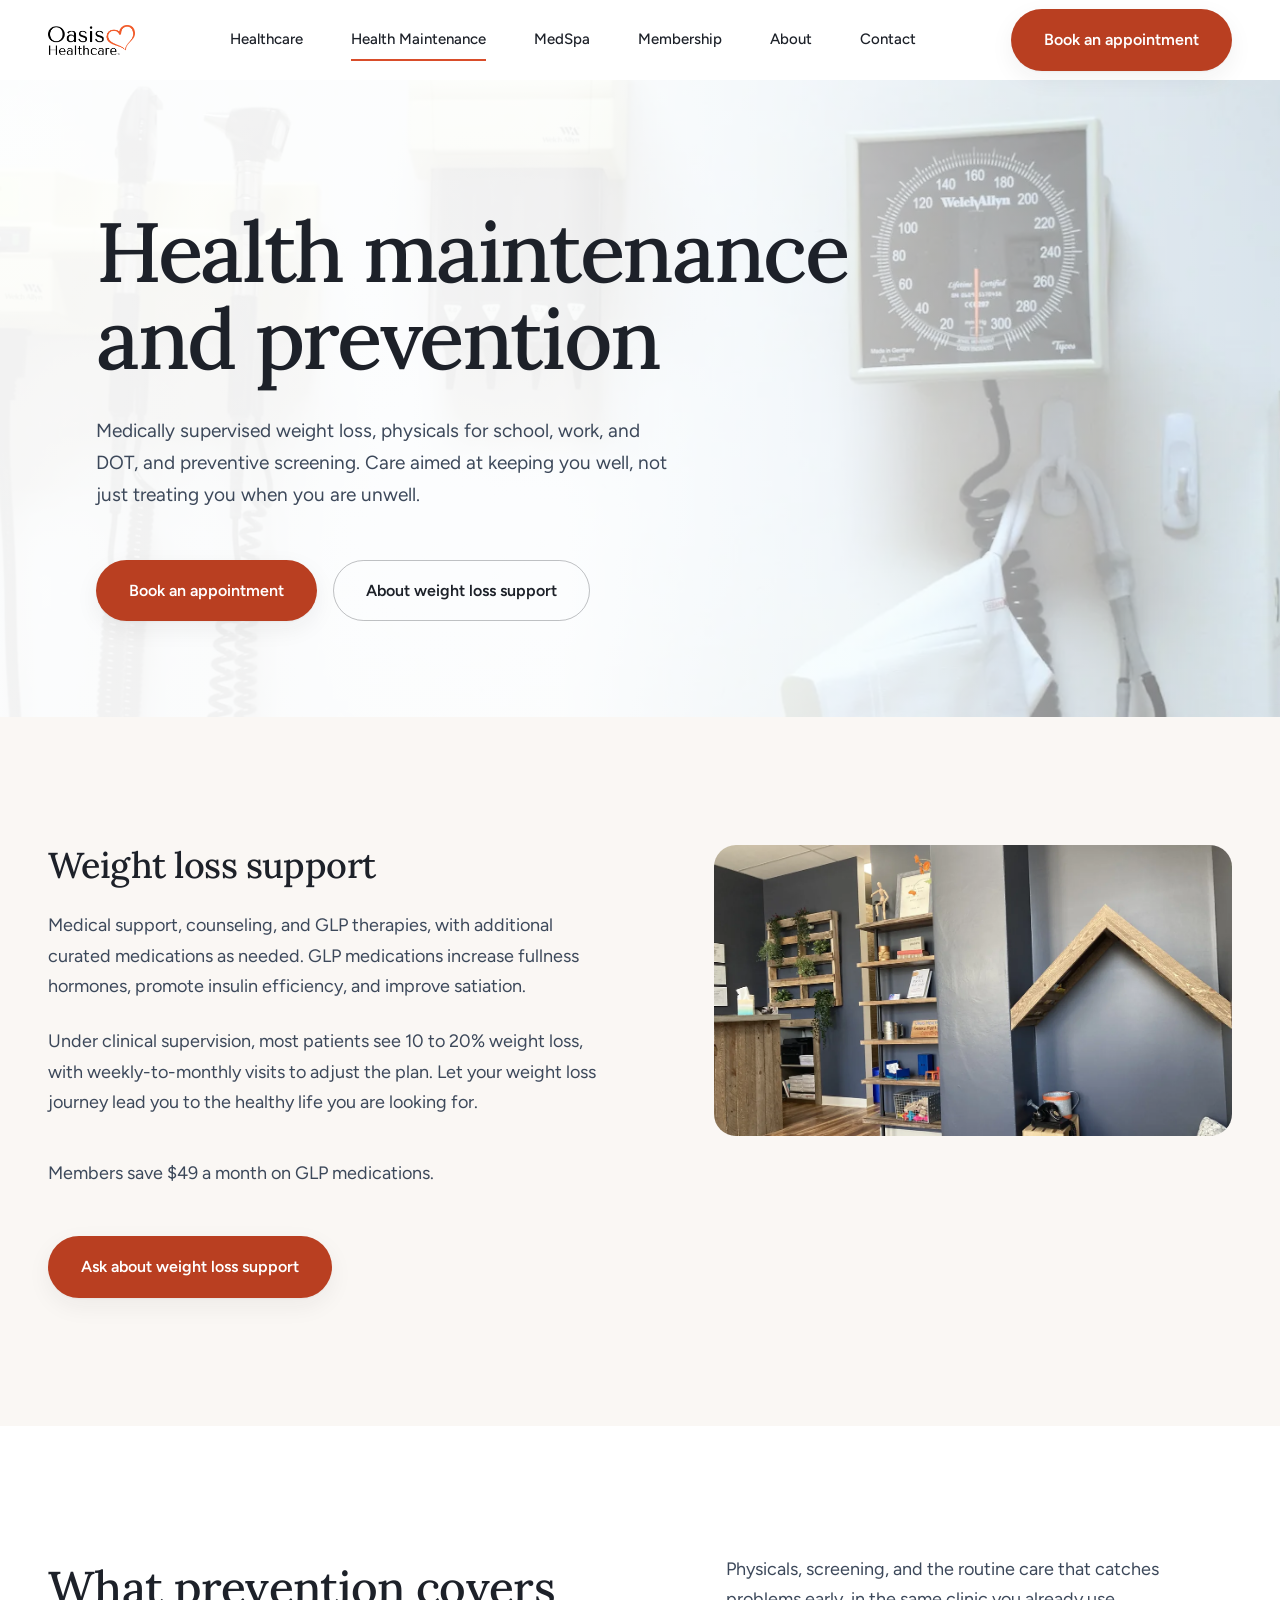
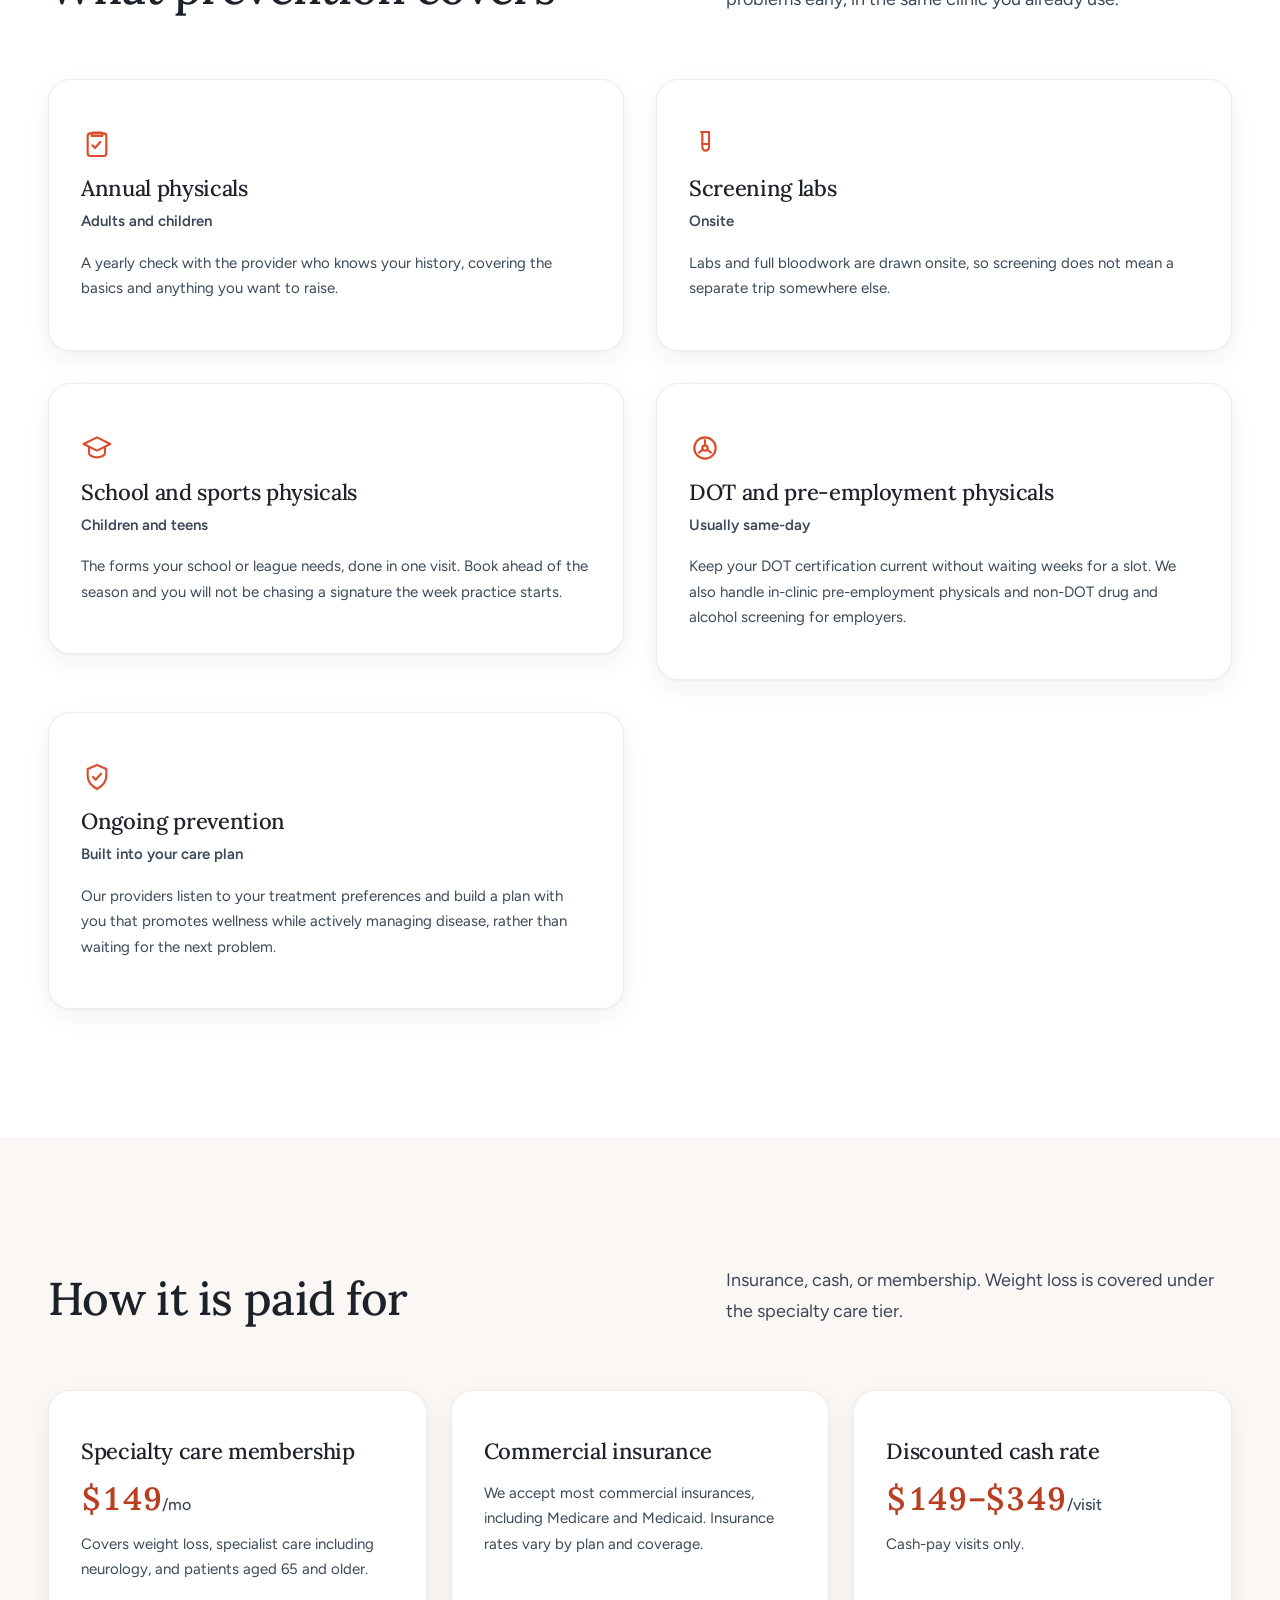
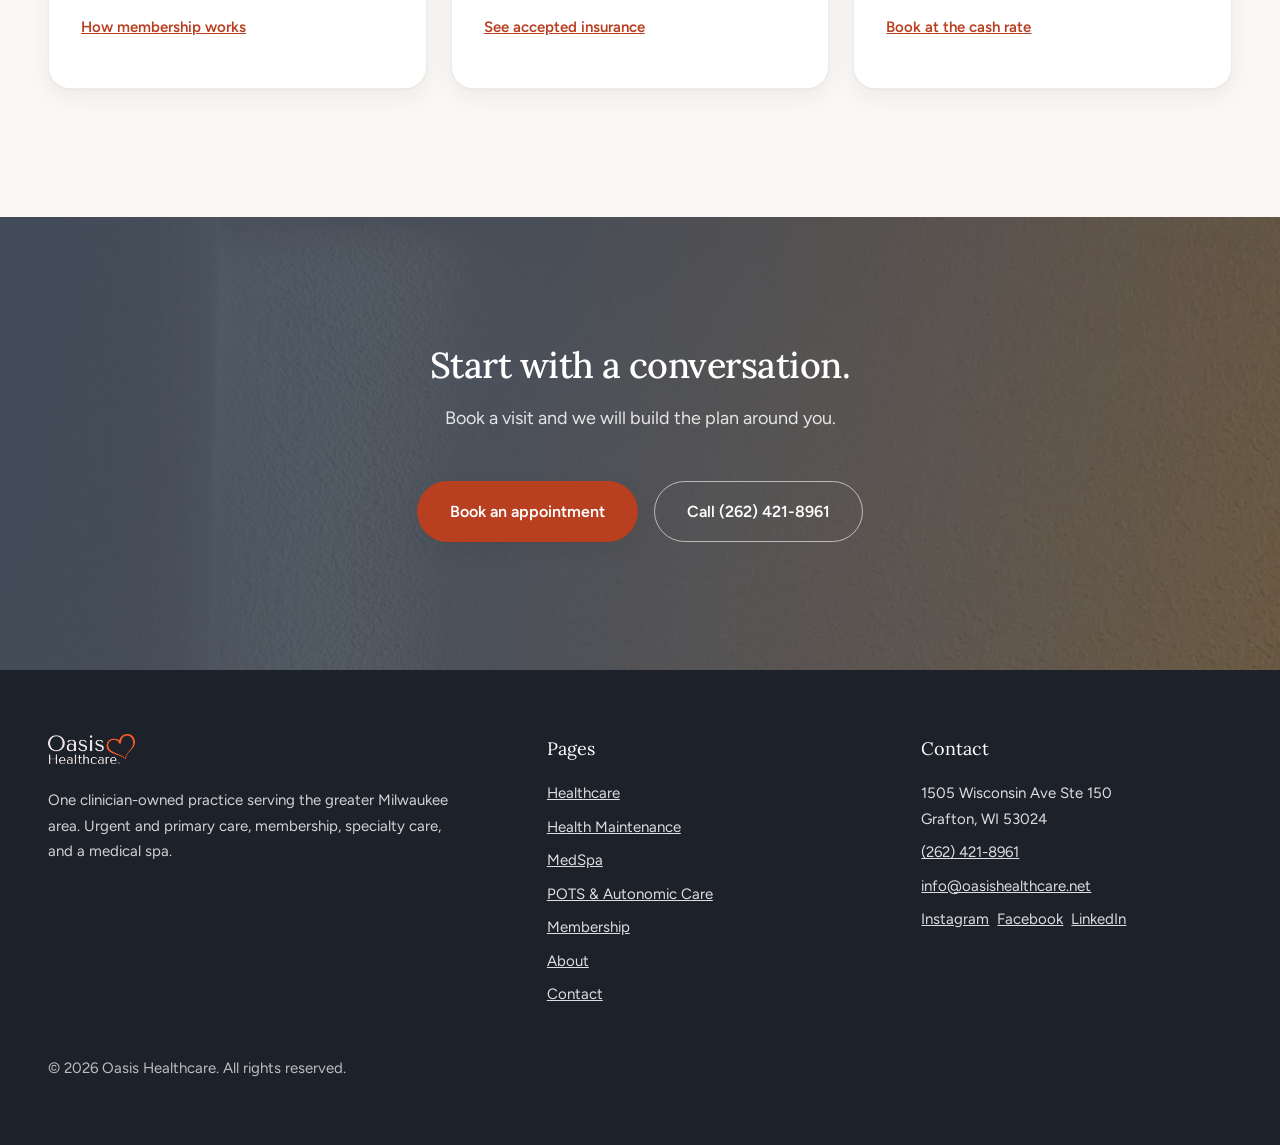
<file: health-maintenance.html>
<!DOCTYPE html>
<html lang="en">
<head>
<meta charset="utf-8">
<meta name="viewport" content="width=device-width, initial-scale=1">
<title>Health Maintenance &amp; Prevention | Weight Loss &amp; Physicals</title>
<meta name="description" content="Medically supervised weight loss with GLP therapies, annual physicals, and onsite screening labs at Oasis Healthcare.">
<link rel="icon" href="favicon.ico" sizes="any">
<link rel="icon" type="image/png" href="images/favicon-32.png" sizes="32x32">
<link rel="apple-touch-icon" href="images/favicon-180.png">
<link rel="preconnect" href="https://fonts.googleapis.com">
<link rel="preconnect" href="https://fonts.gstatic.com" crossorigin>
<link href="https://fonts.googleapis.com/css2?family=Lora:wght@400;500;600&family=Figtree:wght@400;500;600;700&display=swap" rel="stylesheet">
<link rel="stylesheet" href="styles.css">
</head>
<body>
<a class="skip-link" href="#main">Skip to content</a>
<nav class="nav">
  <div class="wrap nav__row">
    <a class="nav__logo" href="index.html" aria-label="Oasis Healthcare home">
      <img src="images/oasis-healthcare-wordmark.png" alt="Oasis Healthcare" width="1301" height="450">
    </a>
    <div class="nav__links">
      <a href="healthcare.html">Healthcare</a>
      <a href="health-maintenance.html" aria-current="page">Health Maintenance</a>
      <a href="medspa.html">MedSpa</a>
      <a href="membership.html">Membership</a>
      <a href="about.html">About</a>
      <a href="contact.html">Contact</a>
    </div>
    <a class="btn btn--primary nav__cta" href="contact.html#booking">Book an appointment</a>
    <button class="nav__toggle" data-mobile-toggle aria-label="Toggle menu" aria-expanded="false" type="button">
      <svg class="icon-open" width="22" height="22" viewBox="0 0 22 22" fill="none" aria-hidden="true"><path d="M3 6h16M3 11h16M3 16h16" stroke="currentColor" stroke-width="1.8" stroke-linecap="round"/></svg>
      <svg class="icon-close" width="22" height="22" viewBox="0 0 22 22" fill="none" aria-hidden="true"><path d="M4 4L18 18M18 4L4 18" stroke="currentColor" stroke-width="1.8" stroke-linecap="round"/></svg>
    </button>
  </div>
  <div class="mobile-menu" data-mobile-menu>
    <a href="healthcare.html">Healthcare</a>
    <a href="health-maintenance.html" aria-current="page">Health Maintenance</a>
    <a href="medspa.html">MedSpa</a>
    <a href="membership.html">Membership</a>
    <a href="about.html">About</a>
    <a href="contact.html">Contact</a>
    <a class="btn btn--primary" href="contact.html#booking">Book an appointment</a>
  </div>
</nav>
<main id="main">
  <section class="hero hero--photo">
    <div class="hero__media">
      <div class="hero__photo hero__photo--prevention" role="img" aria-label="An exam room wall with a blood pressure gauge and diagnostic instruments"></div>
    </div>
    <div class="wrap">
      <div class="hero__content">
        <h1>Health maintenance and prevention</h1>
        <p class="hero__lede">Medically supervised weight loss, physicals for school, work, and DOT, and preventive screening. Care aimed at keeping you well, not just treating you when you are unwell.</p>
        <div class="hero__actions">
          <a class="btn btn--primary" href="https://www.tebra.com/care/provider/laura-mckinnis-np-1497931943">Book an appointment</a>
          <a class="btn btn--line" href="#weight-loss">About weight loss support</a>
        </div>
      </div>
    </div>
  </section>

  <section class="section section--cream" id="weight-loss">
    <div class="wrap split">
      <div class="prose" data-reveal>
        <h2 style="font-size: var(--text-h2);">Weight loss support</h2>
        <p>Medical support, counseling, and GLP therapies, with additional curated medications as needed. GLP medications increase fullness hormones, promote insulin efficiency, and improve satiation.</p>
        <p>Under clinical supervision, most patients see 10 to 20% weight loss, with weekly-to-monthly visits to adjust the plan. Let your weight loss journey lead you to the healthy life you are looking for.</p>
        <p class="muted stack-sm">Members save $49 a month on GLP medications.</p>
        <div class="hero__actions" style="margin-top: var(--space-3);">
          <a class="btn btn--primary" href="https://www.tebra.com/care/provider/laura-mckinnis-np-1497931943">Ask about weight loss support</a>
        </div>
      </div>
      <div data-reveal>
        <img class="photo photo--wide" src="images/web/wide-interior.webp" alt="Inside the Oasis Healthcare clinic" width="1200" height="675" loading="lazy" decoding="async">
      </div>
    </div>
  </section>

  <section class="section">
    <div class="wrap">
      <div class="section-head" data-reveal>
        <h2>What prevention covers</h2>
        <p>Physicals, screening, and the routine care that catches problems early, in the same clinic you already use.</p>
      </div>
      <div class="service-list">
        <div class="service" id="physicals" data-reveal>
          <svg class="service__icon" viewBox="0 0 24 24" fill="none" aria-hidden="true"><rect x="5" y="4" width="14" height="17" rx="2" stroke="currentColor" stroke-width="1.6"/><path d="M9 3.5h6a1 1 0 0 1 1 1V6H8V4.5a1 1 0 0 1 1-1z" stroke="currentColor" stroke-width="1.6" stroke-linejoin="round"/><path d="M8.5 13l2 2 4-4.5" stroke="currentColor" stroke-width="1.6" stroke-linecap="round" stroke-linejoin="round"/></svg>
          <h3>Annual physicals</h3>
          <p class="service__meta">Adults and children</p>
          <p>A yearly check with the provider who knows your history, covering the basics and anything you want to raise.</p>
        </div>
        <div class="service" id="screening" data-reveal>
          <svg class="service__icon" viewBox="0 0 24 24" fill="none" aria-hidden="true"><path d="M9 3h6" stroke="currentColor" stroke-width="1.6" stroke-linecap="round"/><path d="M10 3v11.5a2.5 2.5 0 0 0 5 0V3" stroke="currentColor" stroke-width="1.6" stroke-linecap="round"/><path d="M10 12h5" stroke="currentColor" stroke-width="1.6" stroke-linecap="round"/></svg>
          <h3>Screening labs</h3>
          <p class="service__meta">Onsite</p>
          <p>Labs and full bloodwork are drawn onsite, so screening does not mean a separate trip somewhere else.</p>
        </div>
        <div class="service" id="school-physicals" data-reveal>
          <svg class="service__icon" viewBox="0 0 24 24" fill="none" aria-hidden="true"><path d="M12 4L2 9l10 5 10-5-10-5z" stroke="currentColor" stroke-width="1.6" stroke-linejoin="round"/><path d="M6 11.5V16c0 1.4 2.7 3 6 3s6-1.6 6-3v-4.5" stroke="currentColor" stroke-width="1.6" stroke-linecap="round" stroke-linejoin="round"/></svg>
          <h3>School and sports physicals</h3>
          <p class="service__meta">Children and teens</p>
          <p>The forms your school or league needs, done in one visit. Book ahead of the season and you will not be chasing a signature the week practice starts.</p>
        </div>
        <div class="service" id="dot-physicals" data-reveal>
          <svg class="service__icon" viewBox="0 0 24 24" fill="none" aria-hidden="true"><circle cx="12" cy="12" r="8" stroke="currentColor" stroke-width="1.6"/><circle cx="12" cy="12" r="2" stroke="currentColor" stroke-width="1.6"/><path d="M12 6v4M7.5 15.5L10.5 13M16.5 15.5L13.5 13" stroke="currentColor" stroke-width="1.6" stroke-linecap="round"/></svg>
          <h3>DOT and pre-employment physicals</h3>
          <p class="service__meta">Usually same-day</p>
          <p>Keep your DOT certification current without waiting weeks for a slot. We also handle in-clinic pre-employment physicals and non-DOT drug and alcohol screening for employers.</p>
        </div>
        <div class="service" id="disease-prevention" data-reveal>
          <svg class="service__icon" viewBox="0 0 24 24" fill="none" aria-hidden="true"><path d="M12 3l7 3v5c0 5-3.5 8-7 10-3.5-2-7-5-7-10V6l7-3z" stroke="currentColor" stroke-width="1.6" stroke-linejoin="round"/><path d="M9 12l2 2 4-4.5" stroke="currentColor" stroke-width="1.6" stroke-linecap="round" stroke-linejoin="round"/></svg>
          <h3>Ongoing prevention</h3>
          <p class="service__meta">Built into your care plan</p>
          <p>Our providers listen to your treatment preferences and build a plan with you that promotes wellness while actively managing disease, rather than waiting for the next problem.</p>
        </div>
      </div>
    </div>
  </section>

  <section class="section section--cream">
    <div class="wrap">
      <div class="section-head" data-reveal>
        <h2>How it is paid for</h2>
        <p>Insurance, cash, or membership. Weight loss is covered under the specialty care tier.</p>
      </div>
      <div class="grid-3 stack-lg">
        <div class="card" data-reveal>
          <h3>Specialty care membership</h3>
          <div class="price">$149<span>/mo</span></div>
          <p class="card__note">Covers weight loss, specialist care including neurology, and patients aged 65 and older.</p>
          <a class="card__link" href="membership.html">How membership works</a>
        </div>
        <div class="card" data-reveal>
          <h3>Commercial insurance</h3>
          <p>We accept most commercial insurances, including Medicare and Medicaid. Insurance rates vary by plan and coverage.</p>
          <a class="card__link" href="healthcare.html#pricing">See accepted insurance</a>
        </div>
        <div class="card" data-reveal>
          <h3>Discounted cash rate</h3>
          <div class="price">$149&ndash;$349<span>/visit</span></div>
          <p class="card__note">Cash-pay visits only.</p>
          <a class="card__link" href="contact.html#booking">Book at the cash rate</a>
        </div>
      </div>
    </div>
  </section>

  <section class="section section--slate">
    <div class="wrap center" data-reveal>
      <h2 style="font-size: var(--text-h2);">Start with a conversation.</h2>
      <p class="lede stack-sm" style="margin-inline:auto;">Book a visit and we will build the plan around you.</p>
      <div class="hero__actions" style="justify-content:center;">
        <a class="btn btn--primary" href="https://www.tebra.com/care/provider/laura-mckinnis-np-1497931943">Book an appointment</a>
        <a class="btn btn--line" href="tel:+12624218961">Call (262) 421-8961</a>
      </div>
    </div>
  </section>
</main>

<footer class="footer">
  <div class="wrap">
    <div class="footer__grid">
      <div>
        <a class="footer__logo" href="index.html" aria-label="Oasis Healthcare home">
          <img src="images/oasis-healthcare-wordmark-reversed.png" alt="Oasis Healthcare" width="1301" height="450">
        </a>
        <p class="footer__blurb">One clinician-owned practice serving the greater Milwaukee area. Urgent and primary care, membership, specialty care, and a medical spa.</p>
      </div>
      <div>
        <div class="footer__heading">Pages</div>
        <ul class="footer__list">
          <li><a href="healthcare.html">Healthcare</a></li>
          <li><a href="health-maintenance.html">Health Maintenance</a></li>
          <li><a href="medspa.html">MedSpa</a></li>
          <li><a href="pots.html">POTS &amp; Autonomic Care</a></li>
          <li><a href="membership.html">Membership</a></li>
          <li><a href="about.html">About</a></li>
          <li><a href="contact.html">Contact</a></li>
        </ul>
      </div>
      <div>
        <div class="footer__heading">Contact</div>
        <ul class="footer__list">
          <li>1505 Wisconsin Ave Ste 150<br>Grafton, WI 53024</li>
          <li><a href="tel:+12624218961">(262) 421-8961</a></li>
          <li><a href="mailto:info@oasishealthcare.net">info@oasishealthcare.net</a></li>
          <li><a href="https://www.instagram.com/oasis.healthcare/">Instagram</a>&nbsp; <a href="https://www.facebook.com/OASISHEALTHCARE.hereforyou/">Facebook</a>&nbsp; <a href="https://www.linkedin.com/company/oasis-healthcare-management-llc/about/">LinkedIn</a></li>
        </ul>
      </div>
    </div>
    <div class="footer__bottom">
      <p>&copy; 2026 Oasis Healthcare. All rights reserved.</p>
    </div>
  </div>
</footer>
<script src="site.js"></script>
</body>
</html>
</file>
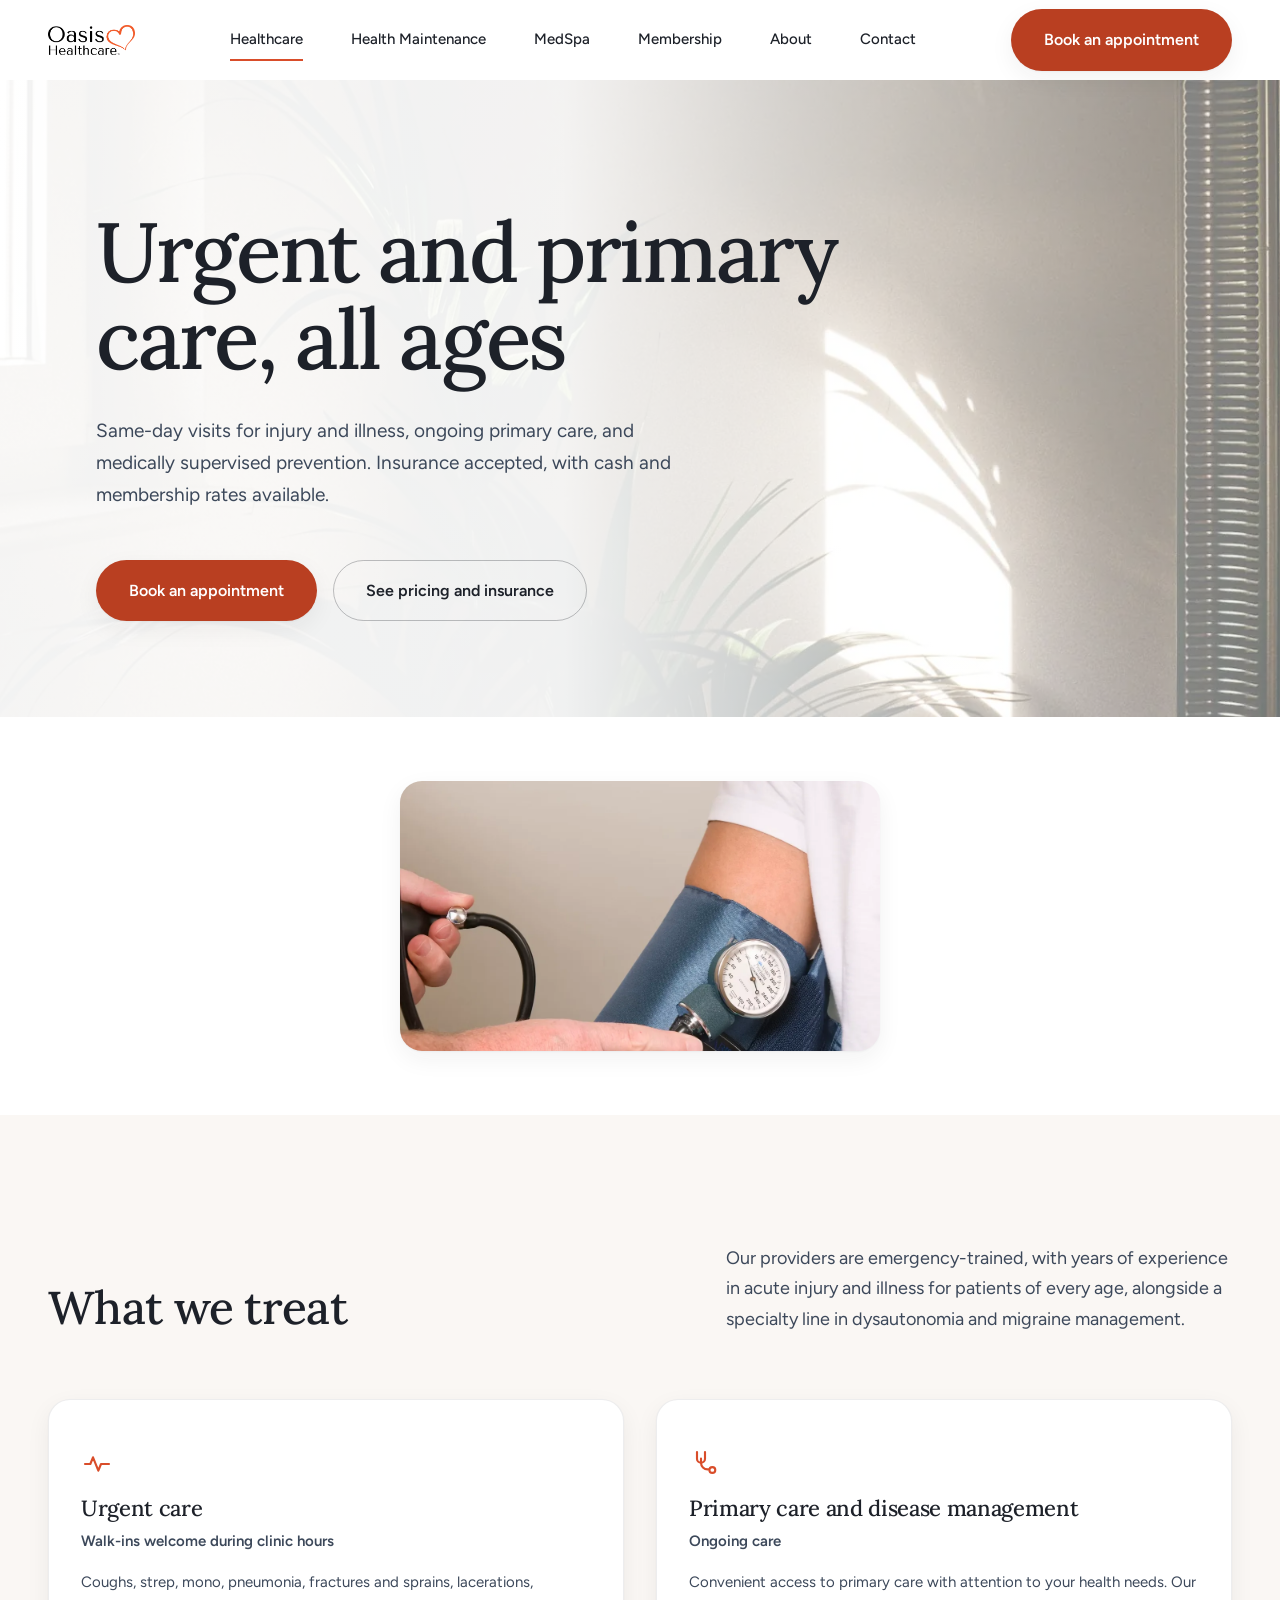
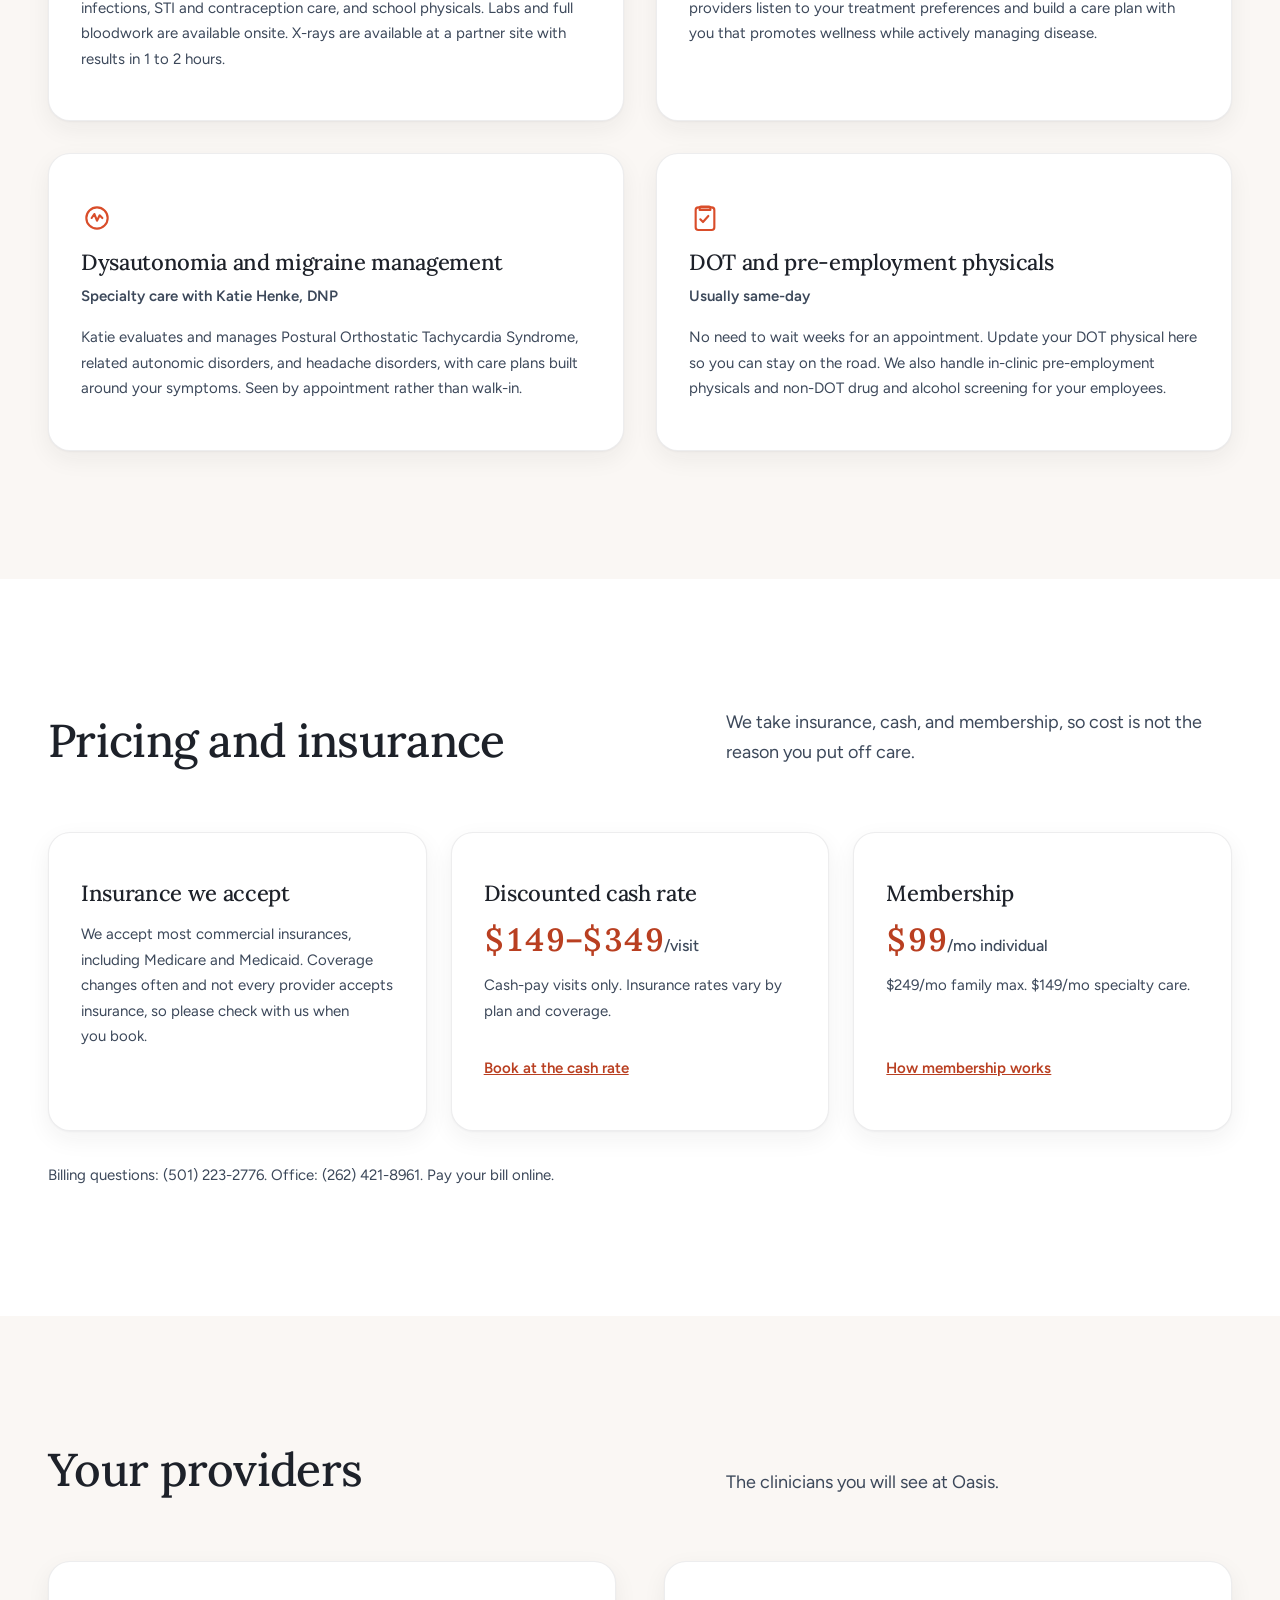
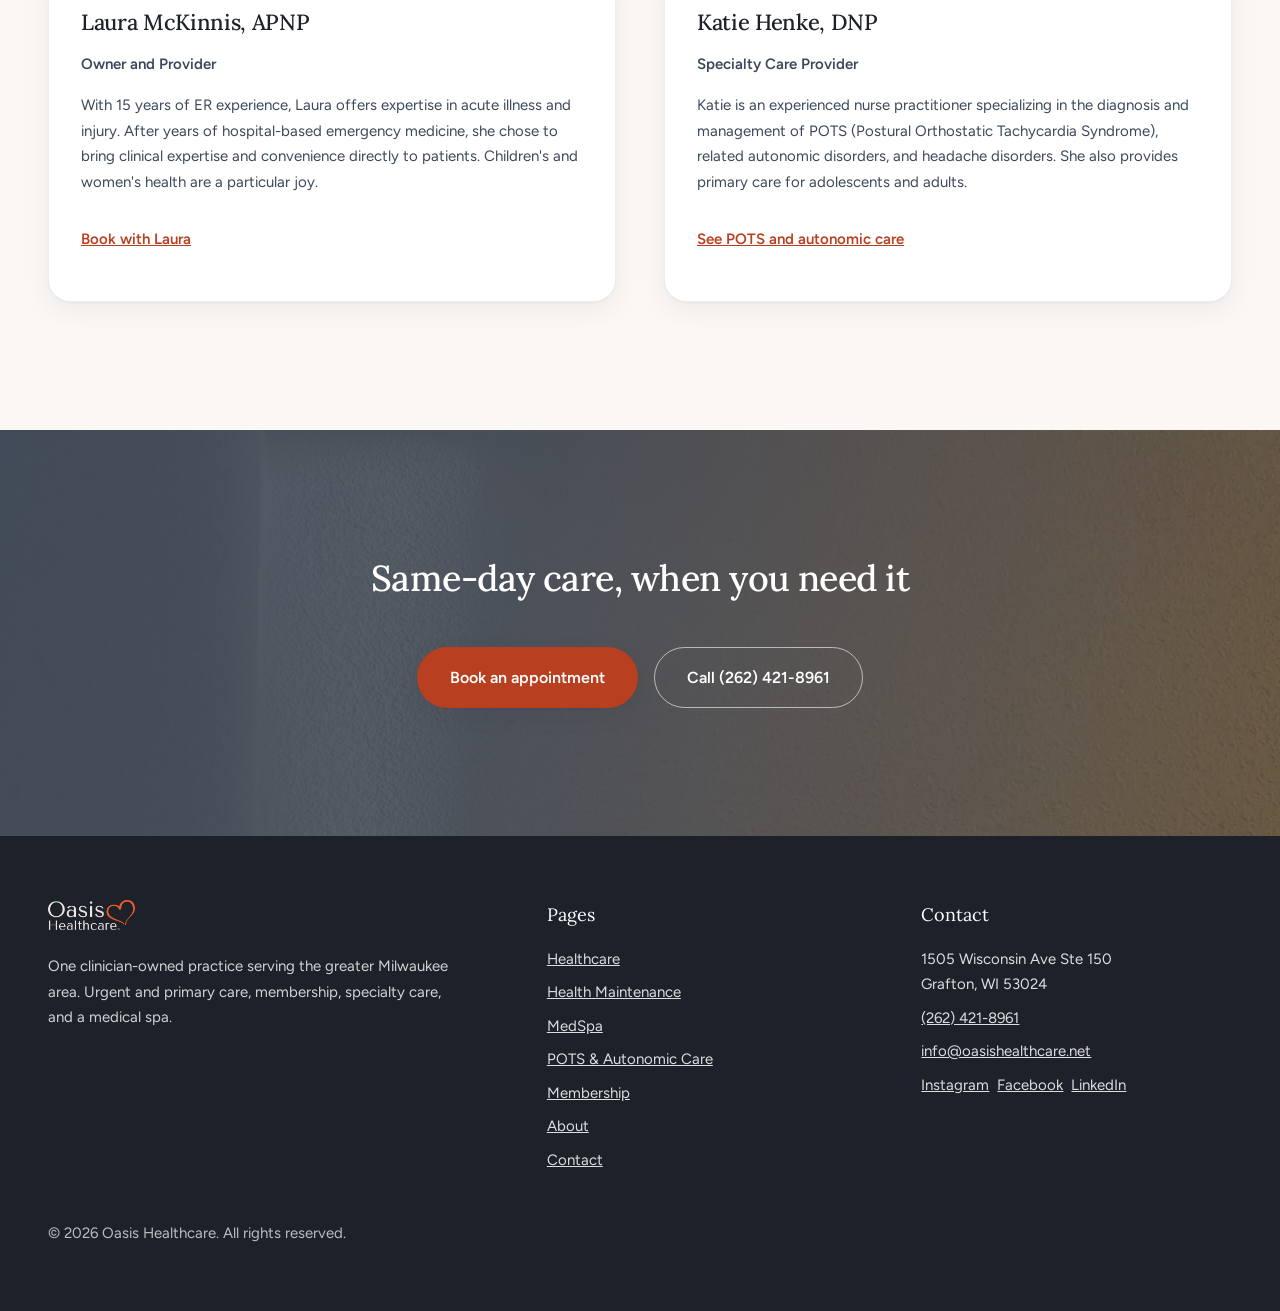
<file: healthcare.html>
<!DOCTYPE html>
<html lang="en">
<head>
<meta charset="utf-8">
<meta name="viewport" content="width=device-width, initial-scale=1">
<title>Healthcare | Urgent Care &amp; Primary Care at Oasis Healthcare</title>
<meta name="description" content="Same-day urgent care, primary care and disease management, and DOT physicals. Insurance accepted, cash rates $149 to $349, membership from $99/month.">
<link rel="icon" href="favicon.ico" sizes="any">
<link rel="icon" type="image/png" href="images/favicon-32.png" sizes="32x32">
<link rel="apple-touch-icon" href="images/favicon-180.png">
<link rel="preconnect" href="https://fonts.googleapis.com">
<link rel="preconnect" href="https://fonts.gstatic.com" crossorigin>
<link href="https://fonts.googleapis.com/css2?family=Lora:wght@400;500;600&family=Figtree:wght@400;500;600;700&display=swap" rel="stylesheet">
<link rel="stylesheet" href="styles.css">
</head>
<body>
<a class="skip-link" href="#main">Skip to content</a>
<nav class="nav">
  <div class="wrap nav__row">
    <a class="nav__logo" href="index.html" aria-label="Oasis Healthcare home">
      <img src="images/oasis-healthcare-wordmark.png" alt="Oasis Healthcare" width="1301" height="450">
    </a>
    <div class="nav__links">
      <a href="healthcare.html" aria-current="page">Healthcare</a>
      <a href="health-maintenance.html">Health Maintenance</a>
      <a href="medspa.html">MedSpa</a>
      <a href="membership.html">Membership</a>
      <a href="about.html">About</a>
      <a href="contact.html">Contact</a>
    </div>
    <a class="btn btn--primary nav__cta" href="contact.html#booking">Book an appointment</a>
    <button class="nav__toggle" data-mobile-toggle aria-label="Toggle menu" aria-expanded="false" type="button">
      <svg class="icon-open" width="22" height="22" viewBox="0 0 22 22" fill="none" aria-hidden="true"><path d="M3 6h16M3 11h16M3 16h16" stroke="currentColor" stroke-width="1.8" stroke-linecap="round"/></svg>
      <svg class="icon-close" width="22" height="22" viewBox="0 0 22 22" fill="none" aria-hidden="true"><path d="M4 4L18 18M18 4L4 18" stroke="currentColor" stroke-width="1.8" stroke-linecap="round"/></svg>
    </button>
  </div>
  <div class="mobile-menu" data-mobile-menu>
    <a href="healthcare.html" aria-current="page">Healthcare</a>
    <a href="health-maintenance.html">Health Maintenance</a>
    <a href="medspa.html">MedSpa</a>
    <a href="membership.html">Membership</a>
    <a href="about.html">About</a>
    <a href="contact.html">Contact</a>
    <a class="btn btn--primary" href="contact.html#booking">Book an appointment</a>
  </div>
</nav>
<main id="main">
  <section class="hero hero--photo">
    <div class="hero__media">
      <div class="hero__photo hero__photo--healthcare" role="img" aria-label="A sunlit clinic corner with a green plant beside the window"></div>
    </div>
    <div class="wrap">
      <div class="hero__content">
        <h1>Urgent and primary care, all ages</h1>
        <p class="hero__lede">Same-day visits for injury and illness, ongoing primary care, and medically supervised prevention. Insurance accepted, with cash and membership rates available.</p>
        <div class="hero__actions">
          <a class="btn btn--primary" href="https://www.tebra.com/care/provider/laura-mckinnis-np-1497931943">Book an appointment</a>
          <a class="btn btn--line" href="#pricing">See pricing and insurance</a>
        </div>
      </div>
    </div>
  </section>

  <section class="section section--tight">
    <div class="wrap">
      <img class="photo photo--wide photo--support" data-reveal src="images/web/stock-healthcare-vitals.webp" alt="A clinician checking a patient's blood pressure" width="1200" height="675" loading="lazy" decoding="async">
    </div>
  </section>

  <section class="section section--cream">
    <div class="wrap">
      <div class="section-head" data-reveal>
        <h2>What we treat</h2>
        <p>Our providers are emergency-trained, with years of experience in acute injury and illness for patients of every age, alongside a specialty line in dysautonomia and migraine management.</p>
      </div>
      <div class="service-list service-list--even">
        <a class="service service--interactive" id="urgent" href="contact.html#booking" data-reveal>
          <svg class="service__icon" viewBox="0 0 24 24" fill="none" aria-hidden="true"><path d="M3 12h4l2-5 4 10 2-5h6" stroke="currentColor" stroke-width="1.6" stroke-linecap="round" stroke-linejoin="round"/></svg>
          <h3>Urgent care</h3>
          <p class="service__meta">Walk-ins welcome during clinic hours</p>
          <p>Coughs, strep, mono, pneumonia, fractures and sprains, lacerations, infections, STI and contraception care, and school physicals. Labs and full bloodwork are available onsite. X-rays are available at a partner site with results in 1 to 2 hours.</p>
        </a>
        <a class="service service--interactive" id="primary" href="contact.html#booking" data-reveal>
          <svg class="service__icon" viewBox="0 0 24 24" fill="none" aria-hidden="true"><path d="M6 3v5a3 3 0 0 0 6 0V3" stroke="currentColor" stroke-width="1.6" stroke-linecap="round"/><path d="M9 8v3a5 5 0 0 0 5 5h.5" stroke="currentColor" stroke-width="1.6" stroke-linecap="round"/><circle cx="17.5" cy="16.5" r="2.2" stroke="currentColor" stroke-width="1.6"/></svg>
          <h3>Primary care and disease management</h3>
          <p class="service__meta">Ongoing care</p>
          <p>Convenient access to primary care with attention to your health needs. Our providers listen to your treatment preferences and build a care plan with you that promotes wellness while actively managing disease.</p>
        </a>
        <a class="service service--interactive" id="pots" href="pots.html" data-reveal>
          <svg class="service__icon" viewBox="0 0 24 24" fill="none" aria-hidden="true"><circle cx="12" cy="12" r="8" stroke="currentColor" stroke-width="1.6"/><path d="M8 12l2-3 2 5 2-4 2 2" stroke="currentColor" stroke-width="1.6" stroke-linecap="round" stroke-linejoin="round"/></svg>
          <h3>Dysautonomia and migraine management</h3>
          <p class="service__meta">Specialty care with Katie Henke, DNP</p>
          <p>Katie evaluates and manages Postural Orthostatic Tachycardia Syndrome, related autonomic disorders, and headache disorders, with care plans built around your symptoms. Seen by appointment rather than walk-in.</p>
        </a>
        <a class="service service--interactive" id="work-physicals" href="contact.html#booking" data-reveal>
          <svg class="service__icon" viewBox="0 0 24 24" fill="none" aria-hidden="true"><rect x="5" y="4" width="14" height="17" rx="2" stroke="currentColor" stroke-width="1.6"/><path d="M9 3.5h6a1 1 0 0 1 1 1V6H8V4.5a1 1 0 0 1 1-1z" stroke="currentColor" stroke-width="1.6" stroke-linejoin="round"/><path d="M8.5 13l2 2 4-4.5" stroke="currentColor" stroke-width="1.6" stroke-linecap="round" stroke-linejoin="round"/></svg>
          <h3>DOT and pre-employment physicals</h3>
          <p class="service__meta">Usually same-day</p>
          <p>No need to wait weeks for an appointment. Update your DOT physical here so you can stay on the road. We also handle in-clinic pre-employment physicals and non-DOT drug and alcohol screening for your employees.</p>
        </a>
      </div>
    </div>
  </section>

  <section class="section" id="pricing">
    <div class="wrap">
      <div class="section-head" data-reveal>
        <h2>Pricing and insurance</h2>
        <p>We take insurance, cash, and membership, so cost is not the reason you put off care.</p>
      </div>
      <div class="grid-3 stack-lg">
        <div class="card" data-reveal>
          <h3>Insurance we accept</h3>
          <p>We accept most commercial insurances, including Medicare and Medicaid. Coverage changes often and not every provider accepts insurance, so please check with us when you book.</p>
        </div>
        <div class="card" data-reveal>
          <h3>Discounted cash rate</h3>
          <div class="price">$149&ndash;$349<span>/visit</span></div>
          <p class="card__note">Cash-pay visits only. Insurance rates vary by plan and coverage.</p>
          <a class="card__link" href="contact.html#booking">Book at the cash rate</a>
        </div>
        <div class="card" data-reveal>
          <h3>Membership</h3>
          <div class="price">$99<span>/mo individual</span></div>
          <p class="card__note">$249/mo family max. $149/mo specialty care.</p>
          <a class="card__link" href="membership.html">How membership works</a>
        </div>
      </div>
      <p class="muted stack-md">Billing questions: <a href="tel:5012232776">(501) 223-2776</a>. Office: <a href="tel:+12624218961">(262) 421-8961</a>. <a href="https://paymnt.io/ao900p">Pay your bill online</a>.</p>
    </div>
  </section>

  <section class="section section--cream">
    <div class="wrap">
      <div class="section-head" data-reveal>
        <h2>Your providers</h2>
        <p>The clinicians you will see at Oasis.</p>
      </div>
      <div class="grid-2 stack-lg grid--gap-lg">
        <div class="card" data-reveal>
          <h3>Laura McKinnis, APNP</h3>
          <p class="service__meta">Owner and Provider</p>
          <p>With 15 years of ER experience, Laura offers expertise in acute illness and injury. After years of hospital-based emergency medicine, she chose to bring clinical expertise and convenience directly to patients. Children's and women's health are a particular joy.</p>
          <a class="card__link" href="https://www.tebra.com/care/provider/laura-mckinnis-np-1497931943">Book with Laura</a>
        </div>
        <div class="card" data-reveal>
          <h3>Katie Henke, DNP</h3>
          <p class="service__meta">Specialty Care Provider</p>
          <p>Katie is an experienced nurse practitioner specializing in the diagnosis and management of POTS (Postural Orthostatic Tachycardia Syndrome), related autonomic disorders, and headache disorders. She also provides primary care for adolescents and adults.</p>
          <a class="card__link" href="pots.html">See POTS and autonomic care</a>
        </div>
      </div>
    </div>
  </section>

  <section class="section section--slate">
    <div class="wrap center" data-reveal>
      <h2 style="font-size: var(--text-h2);">Same-day care, when you need it</h2>
      <div class="hero__actions" style="justify-content:center;">
        <a class="btn btn--primary" href="https://www.tebra.com/care/provider/laura-mckinnis-np-1497931943">Book an appointment</a>
        <a class="btn btn--line" href="tel:+12624218961">Call (262) 421-8961</a>
      </div>
    </div>
  </section>
</main>

<footer class="footer">
  <div class="wrap">
    <div class="footer__grid">
      <div>
        <a class="footer__logo" href="index.html" aria-label="Oasis Healthcare home">
          <img src="images/oasis-healthcare-wordmark-reversed.png" alt="Oasis Healthcare" width="1301" height="450">
        </a>
        <p class="footer__blurb">One clinician-owned practice serving the greater Milwaukee area. Urgent and primary care, membership, specialty care, and a medical spa.</p>
      </div>
      <div>
        <div class="footer__heading">Pages</div>
        <ul class="footer__list">
          <li><a href="healthcare.html">Healthcare</a></li>
          <li><a href="health-maintenance.html">Health Maintenance</a></li>
          <li><a href="medspa.html">MedSpa</a></li>
          <li><a href="pots.html">POTS &amp; Autonomic Care</a></li>
          <li><a href="membership.html">Membership</a></li>
          <li><a href="about.html">About</a></li>
          <li><a href="contact.html">Contact</a></li>
        </ul>
      </div>
      <div>
        <div class="footer__heading">Contact</div>
        <ul class="footer__list">
          <li>1505 Wisconsin Ave Ste 150<br>Grafton, WI 53024</li>
          <li><a href="tel:+12624218961">(262) 421-8961</a></li>
          <li><a href="mailto:info@oasishealthcare.net">info@oasishealthcare.net</a></li>
          <li><a href="https://www.instagram.com/oasis.healthcare/">Instagram</a>&nbsp; <a href="https://www.facebook.com/OASISHEALTHCARE.hereforyou/">Facebook</a>&nbsp; <a href="https://www.linkedin.com/company/oasis-healthcare-management-llc/about/">LinkedIn</a></li>
        </ul>
      </div>
    </div>
    <div class="footer__bottom">
      <p>&copy; 2026 Oasis Healthcare. All rights reserved.</p>
    </div>
  </div>
</footer>
<script src="site.js"></script>
</body>
</html>
</file>
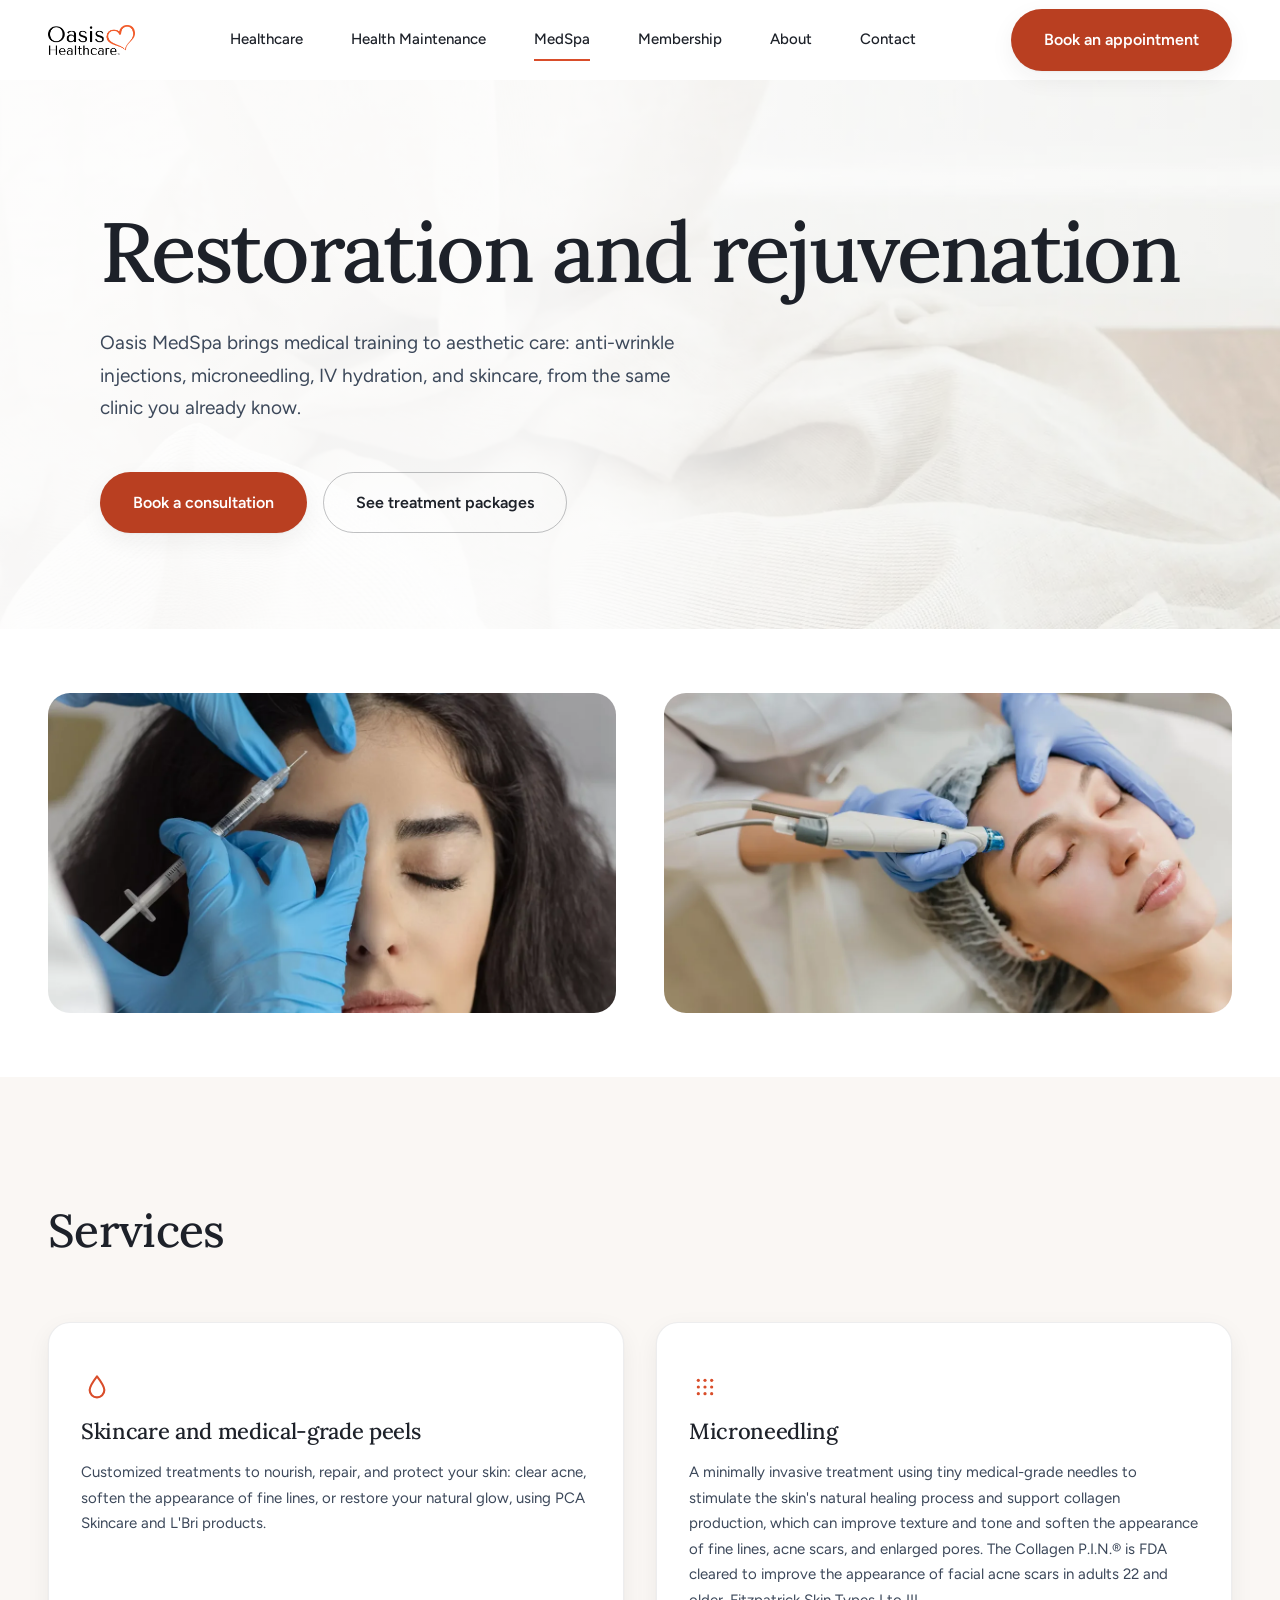
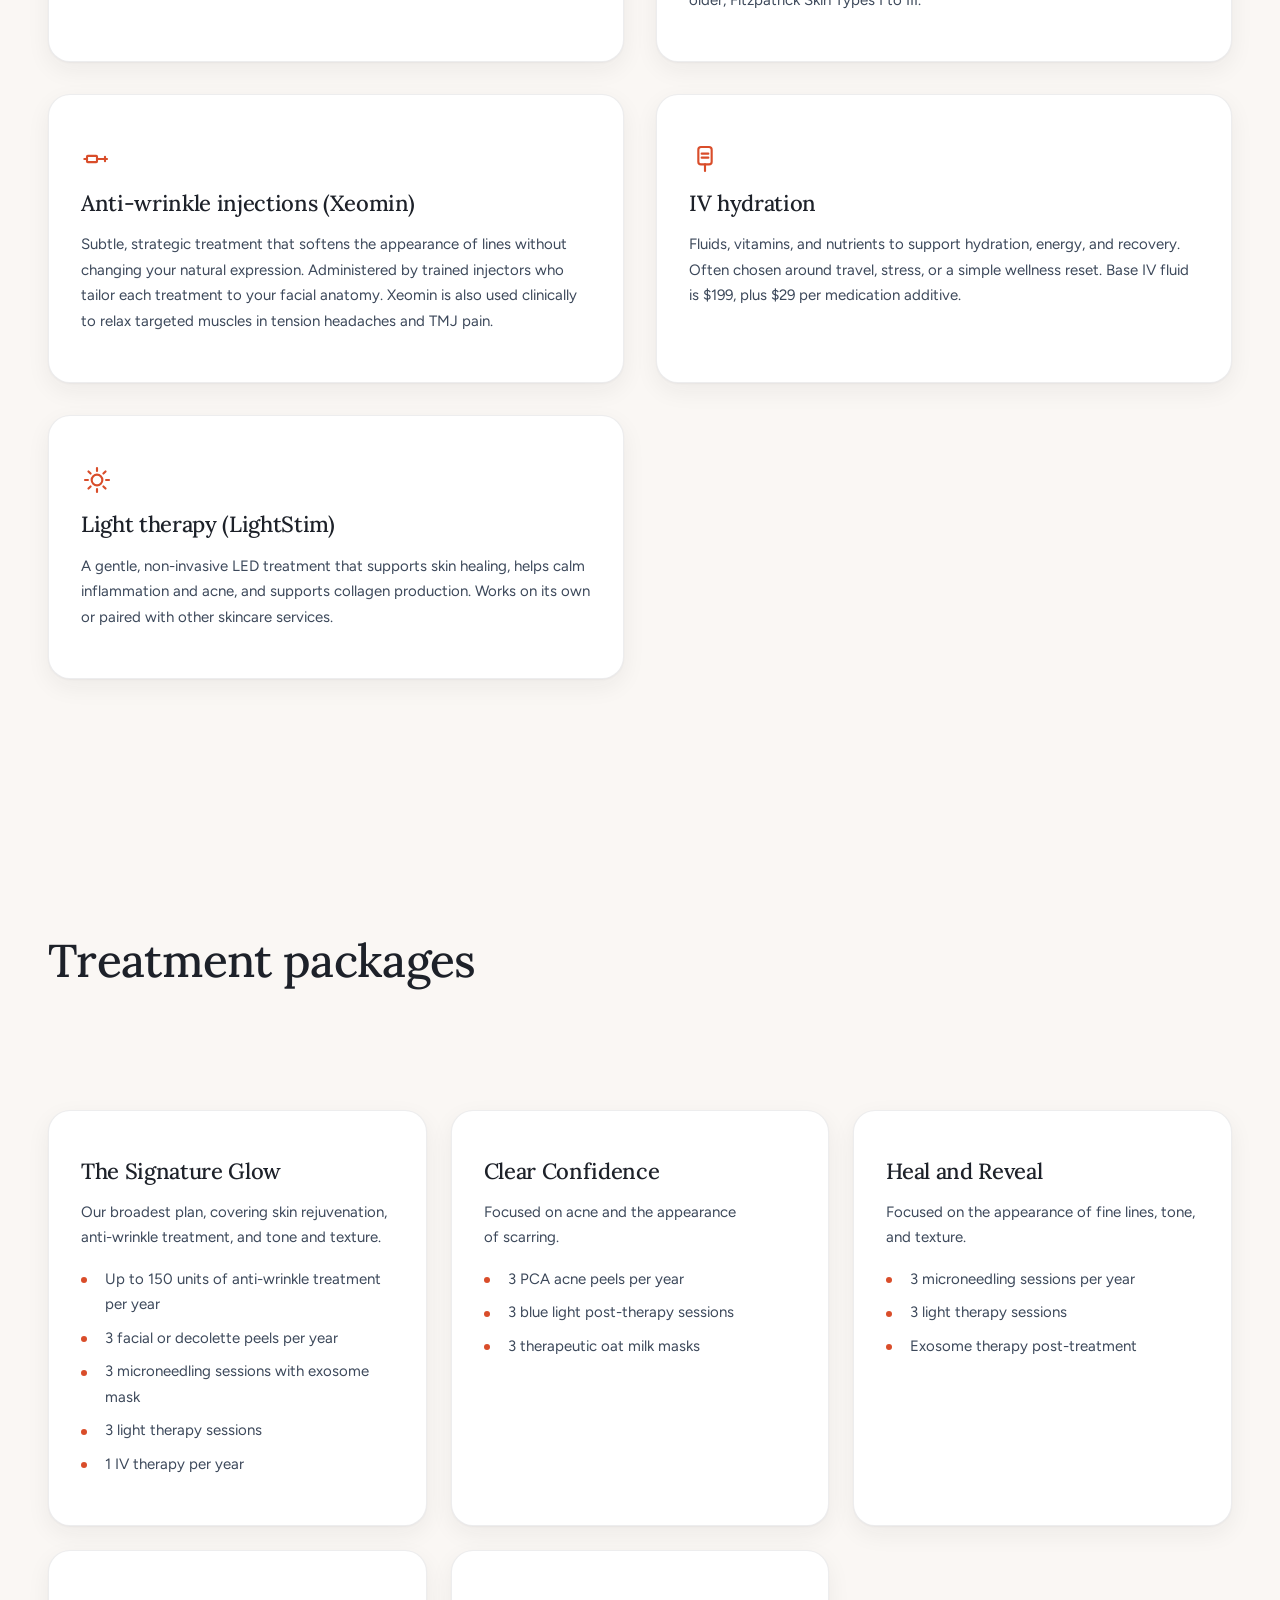
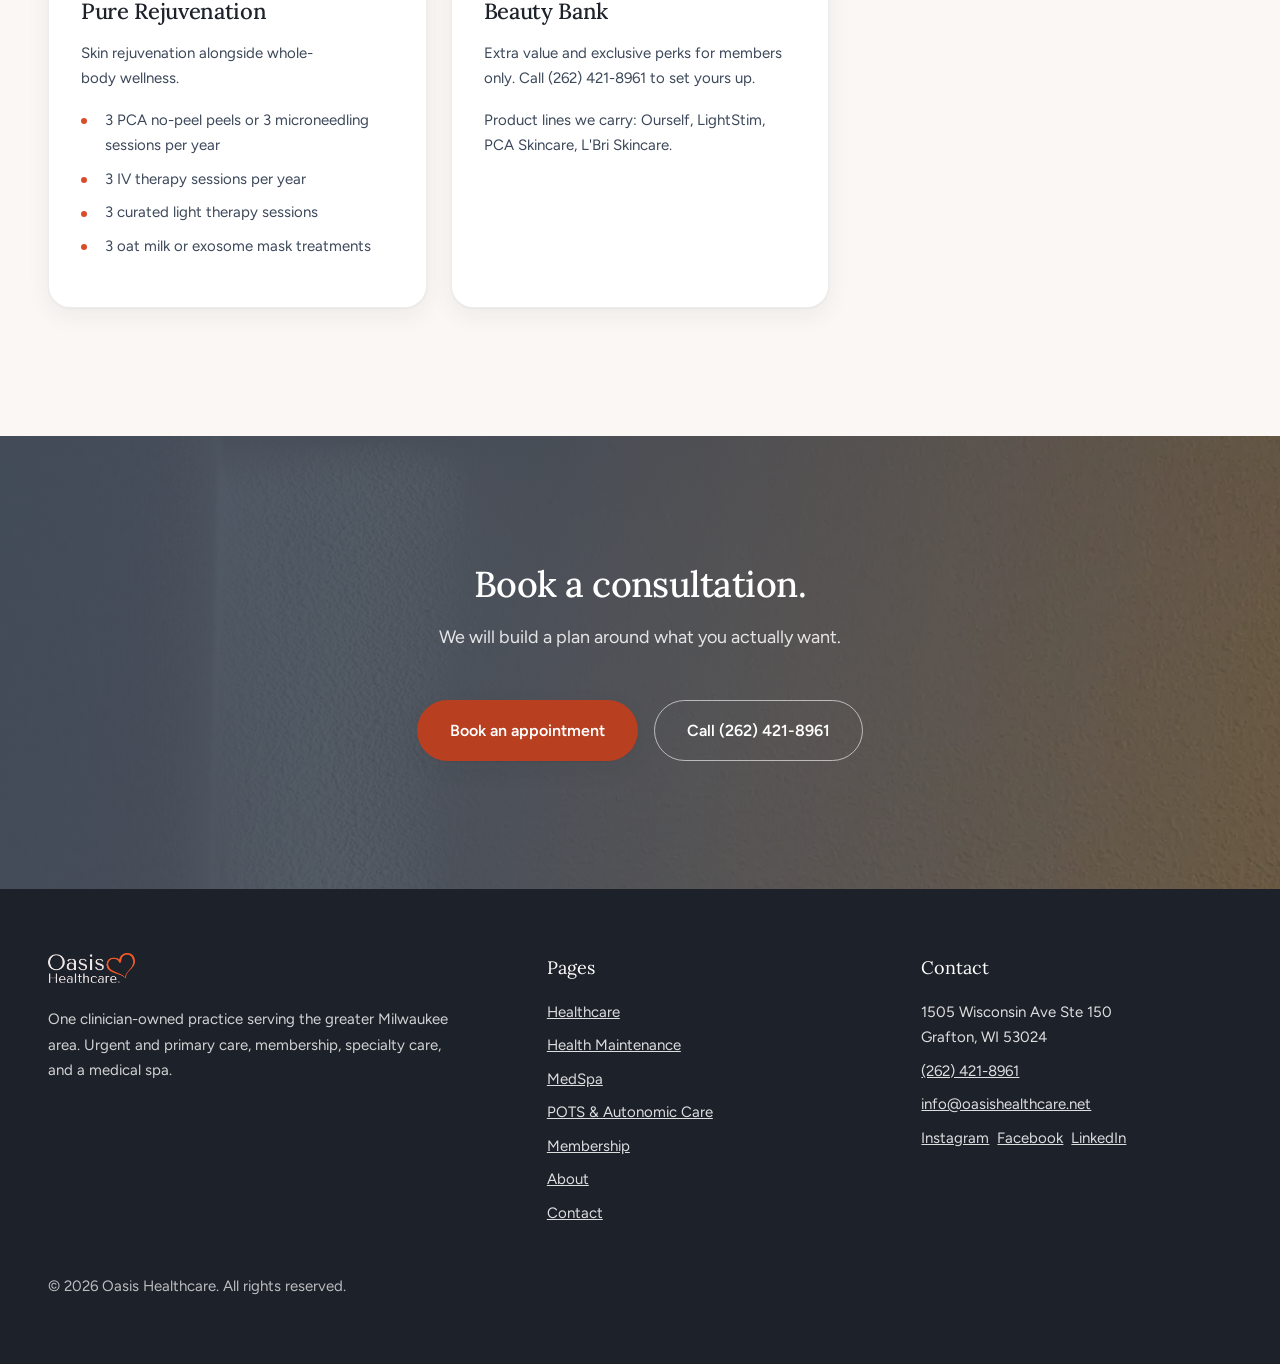
<file: medspa.html>
<!DOCTYPE html>
<html lang="en">
<head>
<meta charset="utf-8">
<meta name="viewport" content="width=device-width, initial-scale=1">
<title>Oasis MedSpa | Anti-Wrinkle Injections, Microneedling &amp; IV Hydration</title>
<meta name="description" content="Oasis MedSpa: anti-wrinkle injections, IV hydration, medical-grade peels, microneedling, light therapy, and curated treatment packages, from a clinician-owned practice.">
<link rel="icon" href="favicon.ico" sizes="any">
<link rel="icon" type="image/png" href="images/favicon-32.png" sizes="32x32">
<link rel="apple-touch-icon" href="images/favicon-180.png">
<link rel="preconnect" href="https://fonts.googleapis.com">
<link rel="preconnect" href="https://fonts.gstatic.com" crossorigin>
<link href="https://fonts.googleapis.com/css2?family=Lora:wght@400;500;600&family=Figtree:wght@400;500;600;700&display=swap" rel="stylesheet">
<link rel="stylesheet" href="styles.css">
</head>
<body>
<a class="skip-link" href="#main">Skip to content</a>
<nav class="nav">
  <div class="wrap nav__row">
    <a class="nav__logo" href="index.html" aria-label="Oasis Healthcare home">
      <img src="images/oasis-healthcare-wordmark.png" alt="Oasis Healthcare" width="1301" height="450">
    </a>
    <div class="nav__links">
      <a href="healthcare.html">Healthcare</a>
      <a href="health-maintenance.html">Health Maintenance</a>
      <a href="medspa.html" aria-current="page">MedSpa</a>
      <a href="membership.html">Membership</a>
      <a href="about.html">About</a>
      <a href="contact.html">Contact</a>
    </div>
    <a class="btn btn--primary nav__cta" href="contact.html#booking">Book an appointment</a>
    <button class="nav__toggle" data-mobile-toggle aria-label="Toggle menu" aria-expanded="false" type="button">
      <svg class="icon-open" width="22" height="22" viewBox="0 0 22 22" fill="none" aria-hidden="true"><path d="M3 6h16M3 11h16M3 16h16" stroke="currentColor" stroke-width="1.8" stroke-linecap="round"/></svg>
      <svg class="icon-close" width="22" height="22" viewBox="0 0 22 22" fill="none" aria-hidden="true"><path d="M4 4L18 18M18 4L4 18" stroke="currentColor" stroke-width="1.8" stroke-linecap="round"/></svg>
    </button>
  </div>
  <div class="mobile-menu" data-mobile-menu>
    <a href="healthcare.html">Healthcare</a>
    <a href="health-maintenance.html">Health Maintenance</a>
    <a href="medspa.html" aria-current="page">MedSpa</a>
    <a href="membership.html">Membership</a>
    <a href="about.html">About</a>
    <a href="contact.html">Contact</a>
    <a class="btn btn--primary" href="contact.html#booking">Book an appointment</a>
  </div>
</nav>
<main id="main">
  <section class="hero hero--photo">
    <div class="hero__media">
      <div class="hero__photo hero__photo--medspa" role="img" aria-label="A soft linen curtain in warm light"></div>
    </div>
    <div class="wrap">
      <div class="hero__content">
        <h1>Restoration and rejuvenation</h1>
        <p class="hero__lede">Oasis MedSpa brings medical training to aesthetic care: anti-wrinkle injections, microneedling, IV hydration, and skincare, from the same clinic you already know.</p>
        <div class="hero__actions">
          <a class="btn btn--primary" href="https://www.tebra.com/care/provider/laura-mckinnis-np-1497931943">Book a consultation</a>
          <a class="btn btn--line" href="#packages">See treatment packages</a>
        </div>
      </div>
    </div>
  </section>

  <section class="section section--tight">
    <div class="wrap grid-2 grid--gap-lg">
      <img class="photo photo--wide" data-reveal src="images/web/stock-medspa-xeomin.webp" alt="A clinician administering an anti-wrinkle injection" width="1200" height="675" loading="lazy" decoding="async">
      <img class="photo photo--wide" data-reveal src="images/web/stock-medspa-microneedling.webp" alt="A clinician performing a skin treatment with a handheld device" width="1200" height="675" loading="lazy" decoding="async">
    </div>
  </section>

  <section class="section section--cream">
    <div class="wrap">
      <div class="section-head" data-reveal>
        <h2>Services</h2>
      </div>
      <div class="service-list service-list--even">
        <div class="service" data-reveal>
          <svg class="service__icon" viewBox="0 0 24 24" fill="none" aria-hidden="true"><path d="M12 4c-2.8 3.6-5.5 7.3-5.5 10.3a5.5 5.5 0 0011 0C17.5 11.3 14.8 7.6 12 4z" stroke="currentColor" stroke-width="1.6" stroke-linejoin="round"/></svg>
          <h3>Skincare and medical-grade peels</h3>
          <p>Customized treatments to nourish, repair, and protect your skin: clear acne, soften the appearance of fine lines, or restore your natural glow, using PCA Skincare and L'Bri products.</p>
        </div>
        <div class="service" data-reveal>
          <svg class="service__icon" viewBox="0 0 24 24" fill="none" aria-hidden="true"><circle cx="7" cy="7" r="1.2" fill="currentColor"/><circle cx="12" cy="7" r="1.2" fill="currentColor"/><circle cx="17" cy="7" r="1.2" fill="currentColor"/><circle cx="7" cy="12" r="1.2" fill="currentColor"/><circle cx="12" cy="12" r="1.2" fill="currentColor"/><circle cx="17" cy="12" r="1.2" fill="currentColor"/><circle cx="7" cy="17" r="1.2" fill="currentColor"/><circle cx="12" cy="17" r="1.2" fill="currentColor"/><circle cx="17" cy="17" r="1.2" fill="currentColor"/></svg>
          <h3>Microneedling</h3>
          <p>A minimally invasive treatment using tiny medical-grade needles to stimulate the skin's natural healing process and support collagen production, which can improve texture and tone and soften the appearance of fine lines, acne scars, and enlarged pores. The Collagen P.I.N.&reg; is FDA cleared to improve the appearance of facial acne scars in adults 22 and older, Fitzpatrick Skin Types I to III.</p>
        </div>
        <div class="service" id="xeomin" data-reveal>
          <svg class="service__icon" viewBox="0 0 24 24" fill="none" aria-hidden="true"><path d="M2.5 12h2" stroke="currentColor" stroke-width="1.6" stroke-linecap="round"/><rect x="4.5" y="9.7" width="7.5" height="4.6" rx="0.6" stroke="currentColor" stroke-width="1.6"/><path d="M12 12h7.5" stroke="currentColor" stroke-width="1.6" stroke-linecap="round"/><path d="M18 10.3v3.4" stroke="currentColor" stroke-width="1.6" stroke-linecap="round"/></svg>
          <h3>Anti-wrinkle injections (Xeomin)</h3>
          <p>Subtle, strategic treatment that softens the appearance of lines without changing your natural expression. Administered by trained injectors who tailor each treatment to your facial anatomy. Xeomin is also used clinically to relax targeted muscles in tension headaches and TMJ pain.</p>
        </div>
        <div class="service" id="iv" data-reveal>
          <svg class="service__icon" viewBox="0 0 24 24" fill="none" aria-hidden="true"><rect x="7" y="3" width="10" height="13" rx="2" stroke="currentColor" stroke-width="1.6"/><path d="M9.5 8h5M9.5 11h5" stroke="currentColor" stroke-width="1.6" stroke-linecap="round"/><path d="M12 16v5" stroke="currentColor" stroke-width="1.6" stroke-linecap="round"/></svg>
          <h3>IV hydration</h3>
          <p>Fluids, vitamins, and nutrients to support hydration, energy, and recovery. Often chosen around travel, stress, or a simple wellness reset. Base IV fluid is $199, plus $29 per medication additive.</p>
        </div>
        <div class="service" data-reveal>
          <svg class="service__icon" viewBox="0 0 24 24" fill="none" aria-hidden="true"><circle cx="12" cy="12" r="4" stroke="currentColor" stroke-width="1.6"/><path d="M12 3v2.2M12 18.8V21M3 12h2.2M18.8 12H21M5.6 5.6l1.6 1.6M16.8 16.8l1.6 1.6M18.4 5.6l-1.6 1.6M7.2 16.8l-1.6 1.6" stroke="currentColor" stroke-width="1.6" stroke-linecap="round"/></svg>
          <h3>Light therapy (LightStim)</h3>
          <p>A gentle, non-invasive LED treatment that supports skin healing, helps calm inflammation and acne, and supports collagen production. Works on its own or paired with other skincare services.</p>
        </div>
      </div>
    </div>
  </section>

  <section class="section section--cream" id="packages">
    <div class="wrap">
      <div class="section-head" data-reveal>
        <h2>Treatment packages</h2>
      </div>
      <p class="muted stack-md" data-reveal>Package pricing is quoted at your consultation, tailored to your treatment plan. Call <a href="tel:+12624218961">(262) 421-8961</a> or book a visit to talk it through.</p>
      <div class="grid-3 stack-lg">
        <div class="card" data-reveal>
          <h3>The Signature Glow</h3>
          <p>Our broadest plan, covering skin rejuvenation, anti-wrinkle treatment, and tone and texture.</p>
          <ul class="card__list">
            <li>Up to 150 units of anti-wrinkle treatment per year</li>
            <li>3 facial or decolette peels per year</li>
            <li>3 microneedling sessions with exosome mask</li>
            <li>3 light therapy sessions</li>
            <li>1 IV therapy per year</li>
          </ul>
        </div>
        <div class="card" data-reveal>
          <h3>Clear Confidence</h3>
          <p>Focused on acne and the appearance of scarring.</p>
          <ul class="card__list">
            <li>3 PCA acne peels per year</li>
            <li>3 blue light post-therapy sessions</li>
            <li>3 therapeutic oat milk masks</li>
          </ul>
        </div>
        <div class="card" data-reveal>
          <h3>Heal and Reveal</h3>
          <p>Focused on the appearance of fine lines, tone, and texture.</p>
          <ul class="card__list">
            <li>3 microneedling sessions per year</li>
            <li>3 light therapy sessions</li>
            <li>Exosome therapy post-treatment</li>
          </ul>
        </div>
        <div class="card" data-reveal>
          <h3>Pure Rejuvenation</h3>
          <p>Skin rejuvenation alongside whole-body wellness.</p>
          <ul class="card__list">
            <li>3 PCA no-peel peels or 3 microneedling sessions per year</li>
            <li>3 IV therapy sessions per year</li>
            <li>3 curated light therapy sessions</li>
            <li>3 oat milk or exosome mask treatments</li>
          </ul>
        </div>
        <div class="card" data-reveal>
          <h3>Beauty Bank</h3>
          <p>Extra value and exclusive perks for members only. Call <a href="tel:+12624218961">(262) 421-8961</a> to set yours up.</p>
          <p class="card__note">Product lines we carry: Ourself, LightStim, PCA Skincare, L'Bri Skincare.</p>
        </div>
      </div>
    </div>
  </section>

  <section class="section section--slate">
    <div class="wrap center" data-reveal>
      <h2 style="font-size: var(--text-h2);">Book a consultation.</h2>
      <p class="lede stack-sm" style="margin-inline:auto;">We will build a plan around what you actually want.</p>
      <div class="hero__actions" style="justify-content:center;">
        <a class="btn btn--primary" href="https://www.tebra.com/care/provider/laura-mckinnis-np-1497931943">Book an appointment</a>
        <a class="btn btn--line" href="tel:+12624218961">Call (262) 421-8961</a>
      </div>
    </div>
  </section>
</main>

<footer class="footer">
  <div class="wrap">
    <div class="footer__grid">
      <div>
        <a class="footer__logo" href="index.html" aria-label="Oasis Healthcare home">
          <img src="images/oasis-healthcare-wordmark-reversed.png" alt="Oasis Healthcare" width="1301" height="450">
        </a>
        <p class="footer__blurb">One clinician-owned practice serving the greater Milwaukee area. Urgent and primary care, membership, specialty care, and a medical spa.</p>
      </div>
      <div>
        <div class="footer__heading">Pages</div>
        <ul class="footer__list">
          <li><a href="healthcare.html">Healthcare</a></li>
          <li><a href="health-maintenance.html">Health Maintenance</a></li>
          <li><a href="medspa.html">MedSpa</a></li>
          <li><a href="pots.html">POTS &amp; Autonomic Care</a></li>
          <li><a href="membership.html">Membership</a></li>
          <li><a href="about.html">About</a></li>
          <li><a href="contact.html">Contact</a></li>
        </ul>
      </div>
      <div>
        <div class="footer__heading">Contact</div>
        <ul class="footer__list">
          <li>1505 Wisconsin Ave Ste 150<br>Grafton, WI 53024</li>
          <li><a href="tel:+12624218961">(262) 421-8961</a></li>
          <li><a href="mailto:info@oasishealthcare.net">info@oasishealthcare.net</a></li>
          <li><a href="https://www.instagram.com/oasis.healthcare/">Instagram</a>&nbsp; <a href="https://www.facebook.com/OASISHEALTHCARE.hereforyou/">Facebook</a>&nbsp; <a href="https://www.linkedin.com/company/oasis-healthcare-management-llc/about/">LinkedIn</a></li>
        </ul>
      </div>
    </div>
    <div class="footer__bottom">
      <p>&copy; 2026 Oasis Healthcare. All rights reserved.</p>
    </div>
  </div>
</footer>
<script src="site.js"></script>
</body>
</html>
</file>
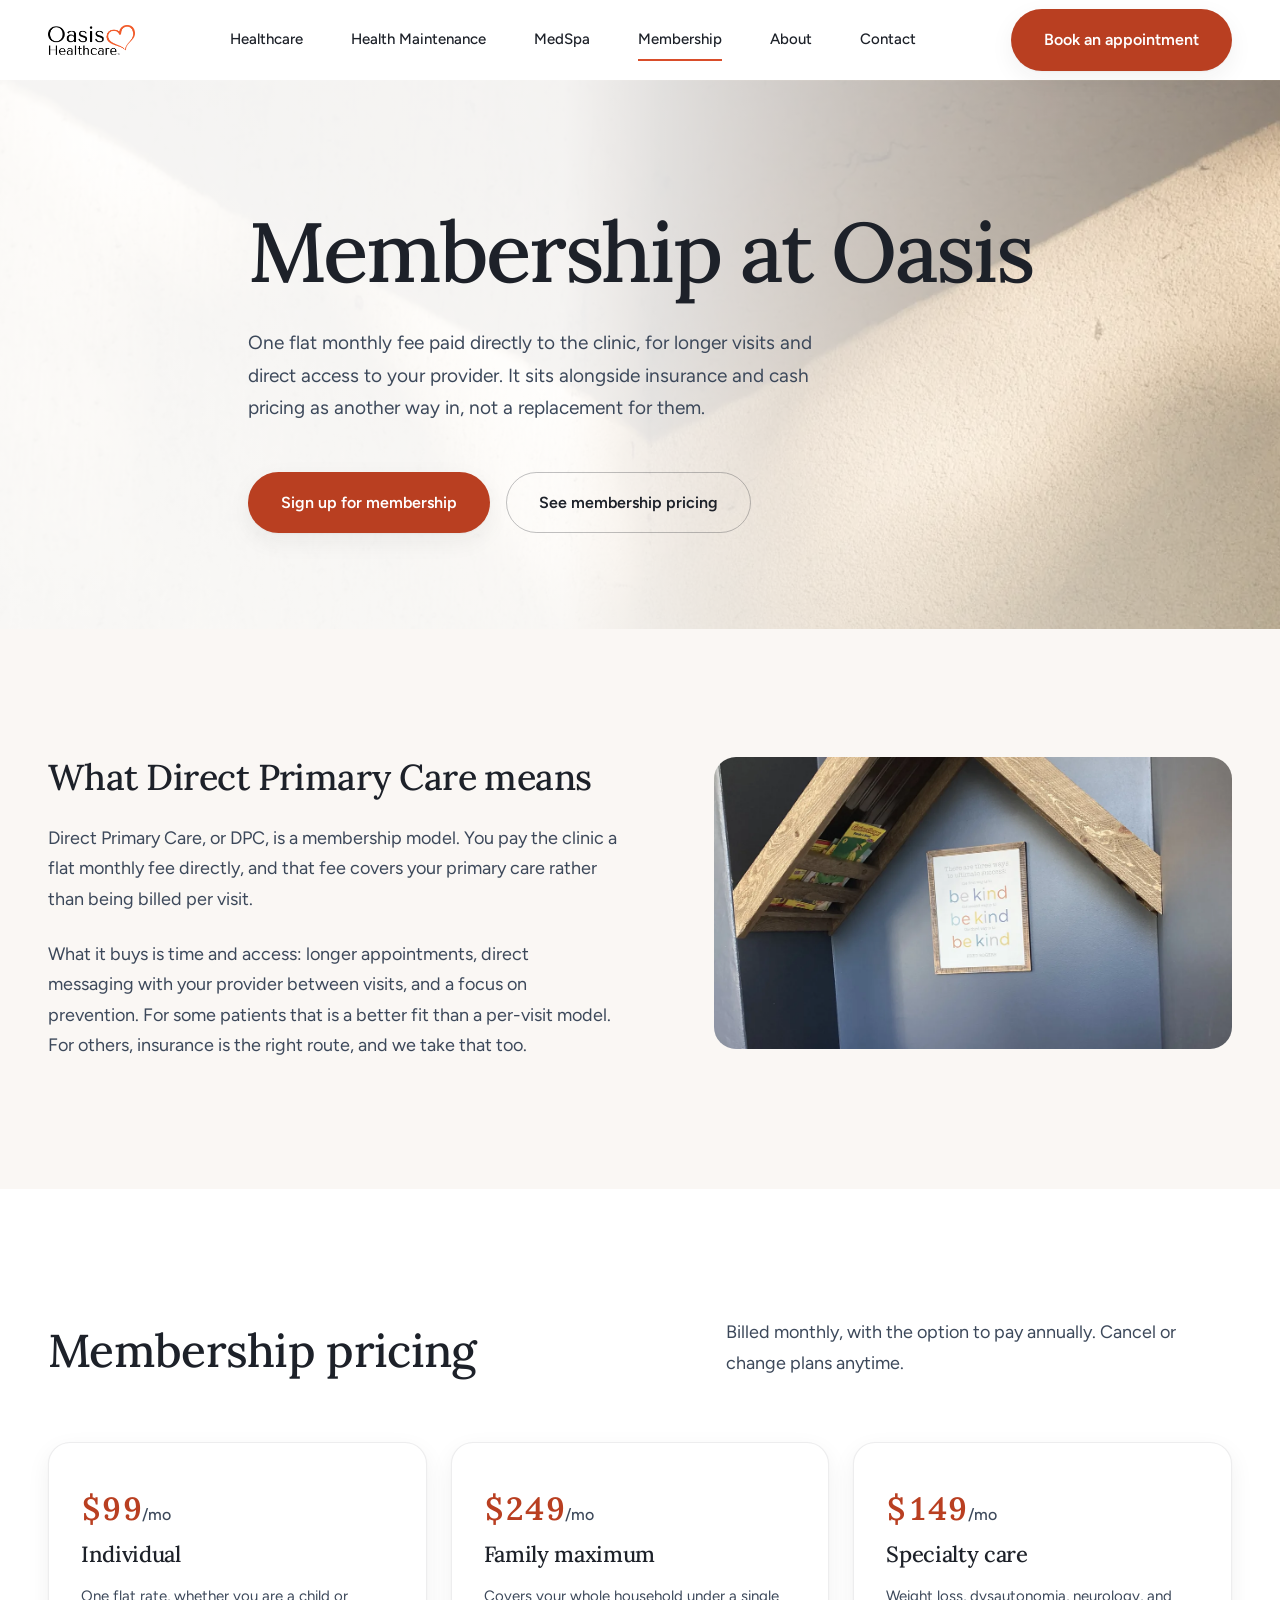
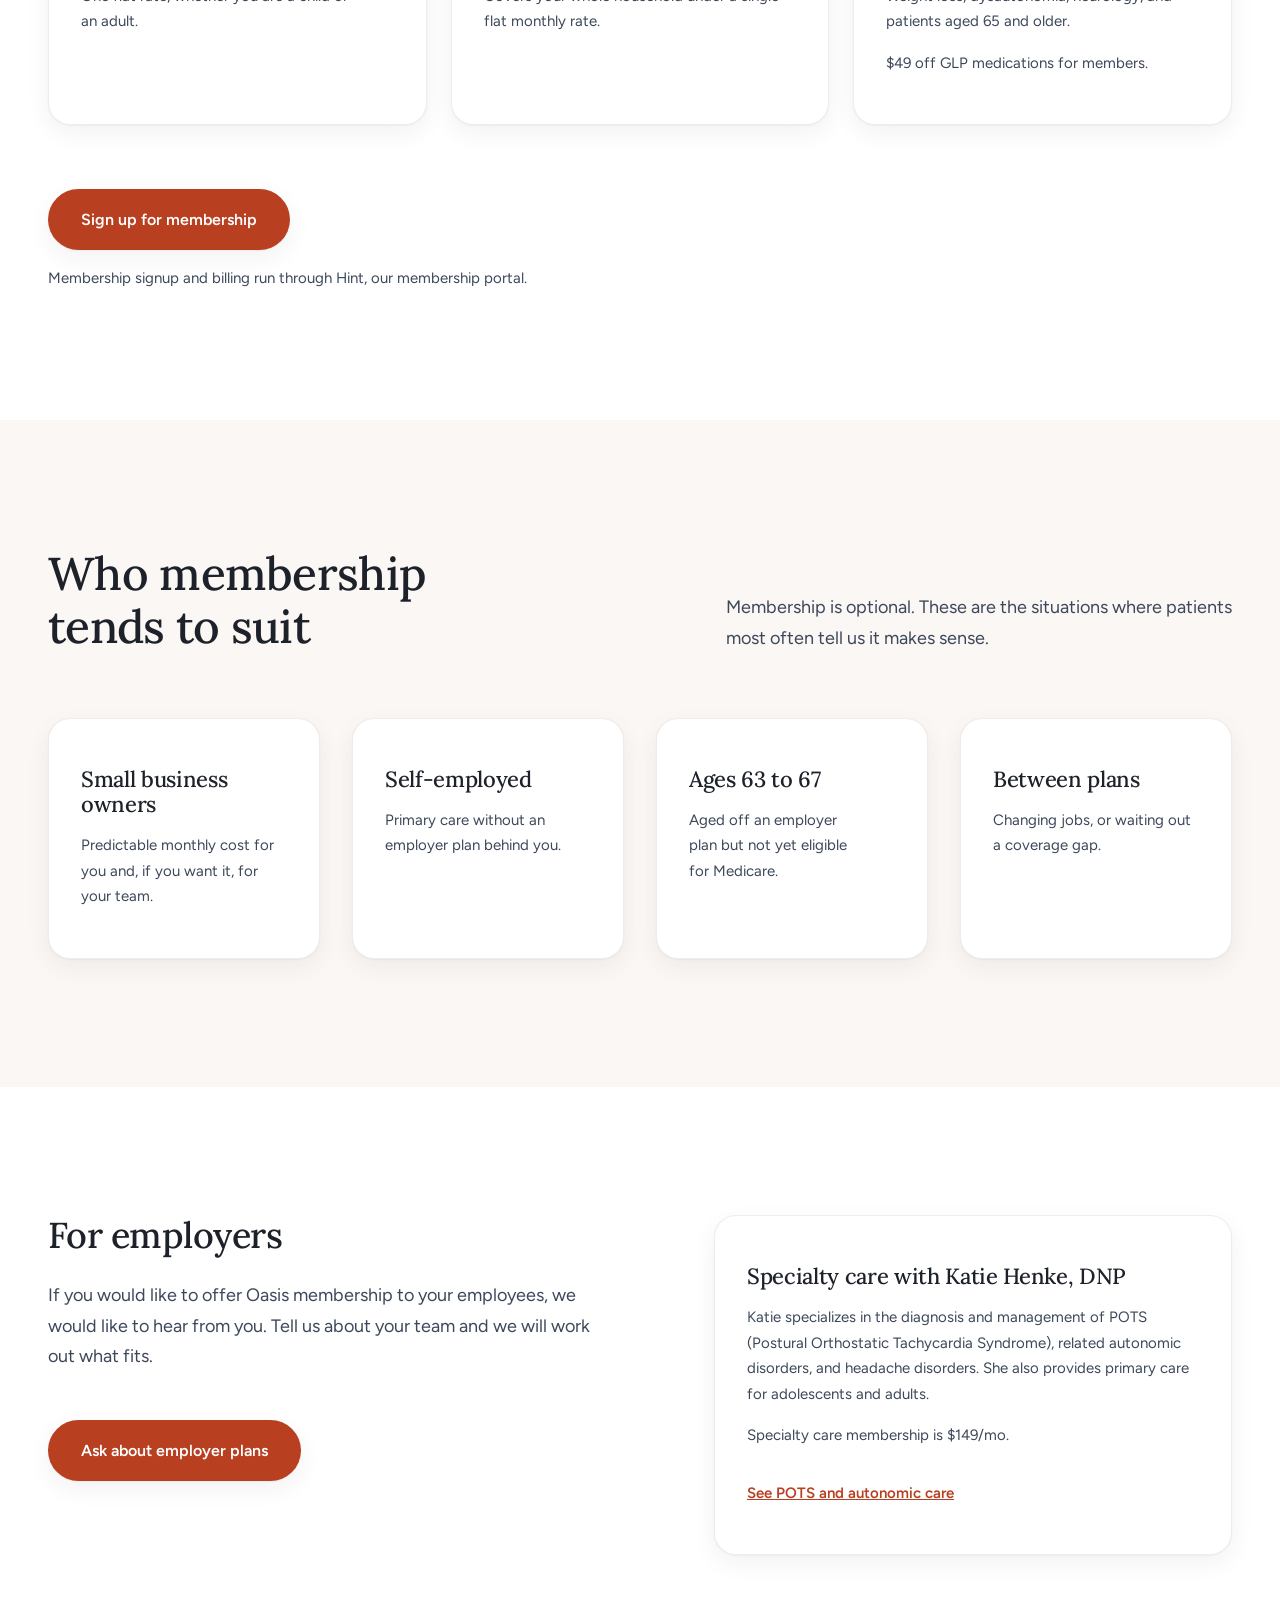
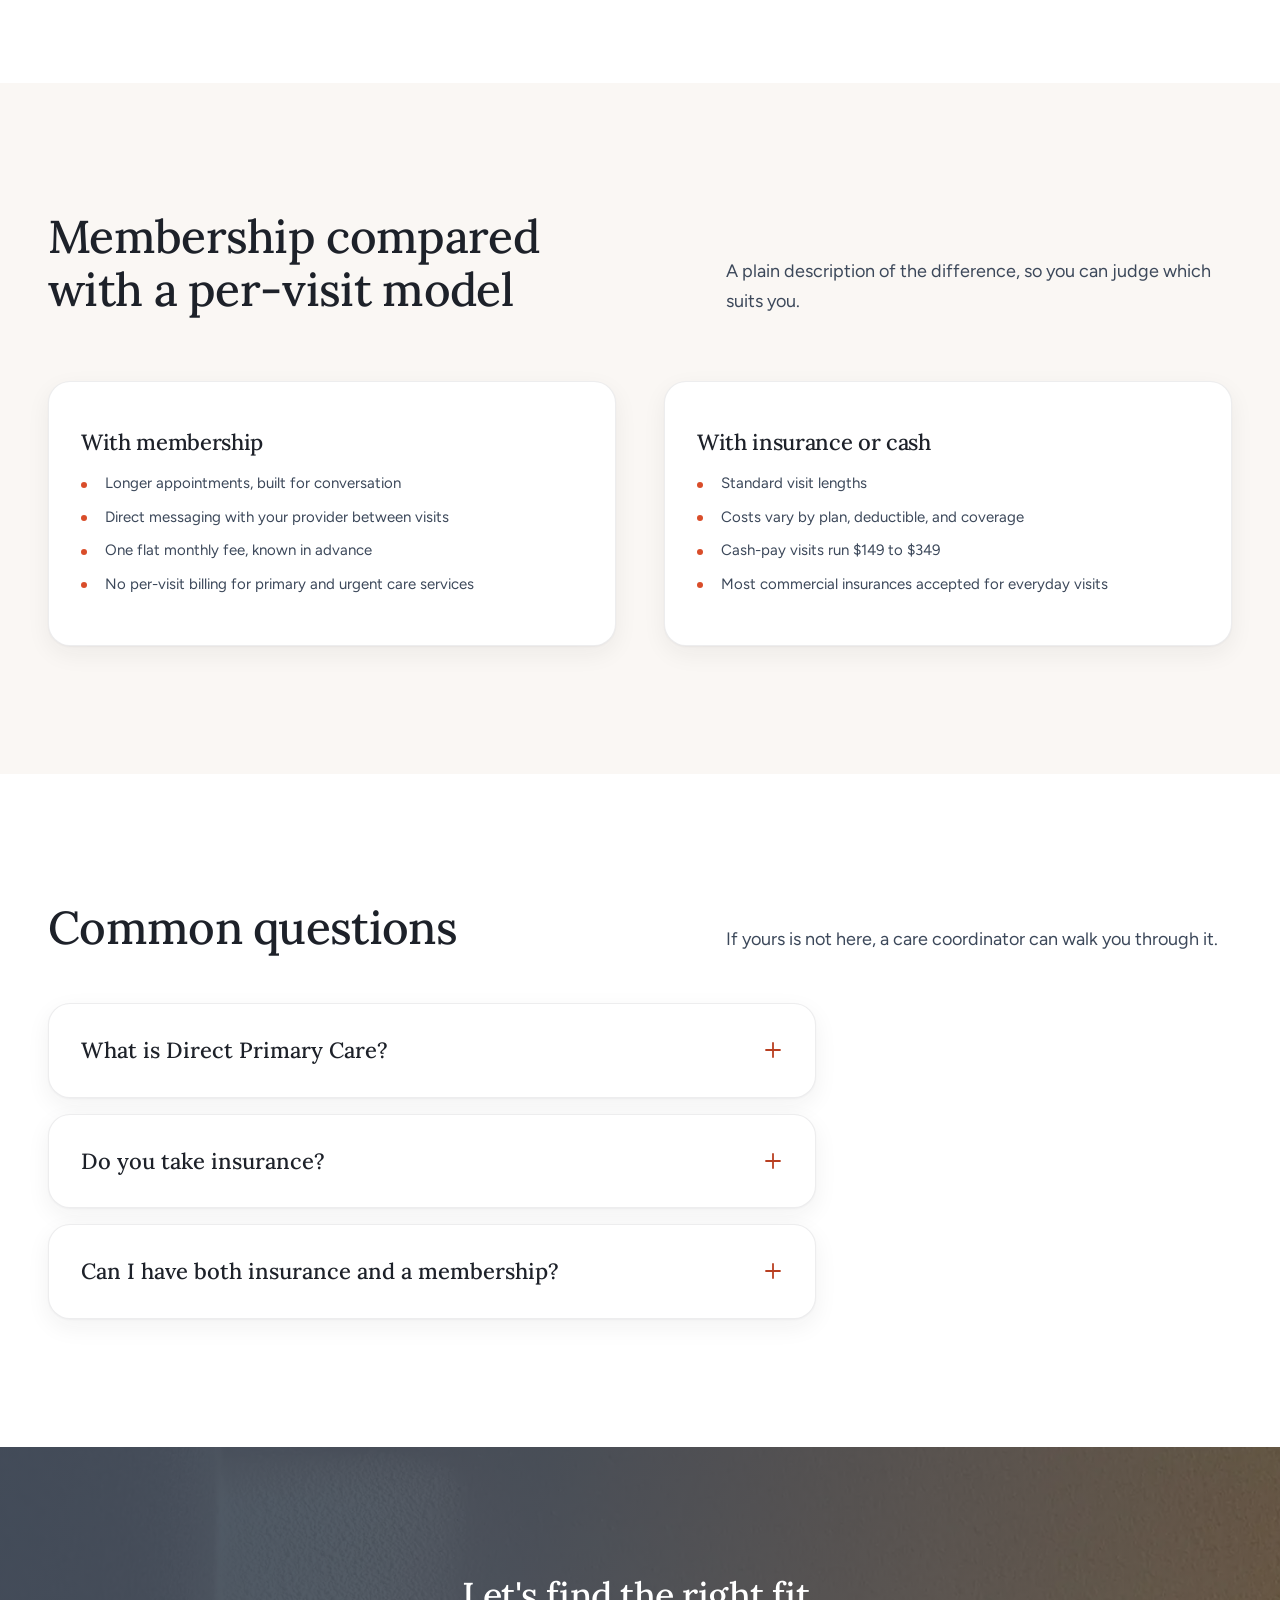
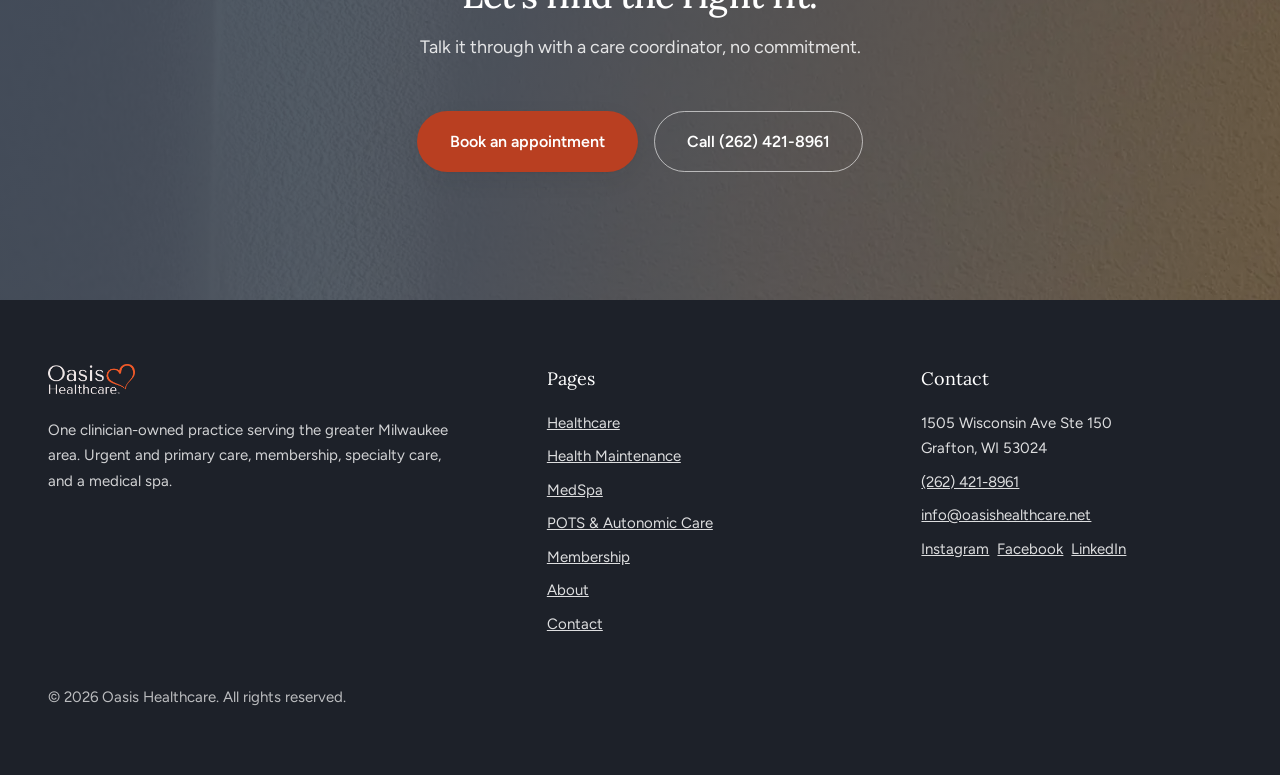
<file: membership.html>
<!DOCTYPE html>
<html lang="en">
<head>
<meta charset="utf-8">
<meta name="viewport" content="width=device-width, initial-scale=1">
<title>Membership &amp; Direct Primary Care | Oasis Healthcare</title>
<meta name="description" content="Oasis Healthcare membership: a flat monthly fee for longer visits and direct provider access. $99 individual, $249 family max, $149 specialty care. One of several ways to get care.">
<link rel="icon" href="favicon.ico" sizes="any">
<link rel="icon" type="image/png" href="images/favicon-32.png" sizes="32x32">
<link rel="apple-touch-icon" href="images/favicon-180.png">
<link rel="preconnect" href="https://fonts.googleapis.com">
<link rel="preconnect" href="https://fonts.gstatic.com" crossorigin>
<link href="https://fonts.googleapis.com/css2?family=Lora:wght@400;500;600&family=Figtree:wght@400;500;600;700&display=swap" rel="stylesheet">
<link rel="stylesheet" href="styles.css">
</head>
<body>
<a class="skip-link" href="#main">Skip to content</a>
<nav class="nav">
  <div class="wrap nav__row">
    <a class="nav__logo" href="index.html" aria-label="Oasis Healthcare home">
      <img src="images/oasis-healthcare-wordmark.png" alt="Oasis Healthcare" width="1301" height="450">
    </a>
    <div class="nav__links">
      <a href="healthcare.html">Healthcare</a>
      <a href="health-maintenance.html">Health Maintenance</a>
      <a href="medspa.html">MedSpa</a>
      <a href="membership.html" aria-current="page">Membership</a>
      <a href="about.html">About</a>
      <a href="contact.html">Contact</a>
    </div>
    <a class="btn btn--primary nav__cta" href="contact.html#booking">Book an appointment</a>
    <button class="nav__toggle" data-mobile-toggle aria-label="Toggle menu" aria-expanded="false" type="button">
      <svg class="icon-open" width="22" height="22" viewBox="0 0 22 22" fill="none" aria-hidden="true"><path d="M3 6h16M3 11h16M3 16h16" stroke="currentColor" stroke-width="1.8" stroke-linecap="round"/></svg>
      <svg class="icon-close" width="22" height="22" viewBox="0 0 22 22" fill="none" aria-hidden="true"><path d="M4 4L18 18M18 4L4 18" stroke="currentColor" stroke-width="1.8" stroke-linecap="round"/></svg>
    </button>
  </div>
  <div class="mobile-menu" data-mobile-menu>
    <a href="healthcare.html">Healthcare</a>
    <a href="health-maintenance.html">Health Maintenance</a>
    <a href="medspa.html">MedSpa</a>
    <a href="membership.html" aria-current="page">Membership</a>
    <a href="about.html">About</a>
    <a href="contact.html">Contact</a>
    <a class="btn btn--primary" href="contact.html#booking">Book an appointment</a>
  </div>
</nav>
<main id="main">
  <section class="hero hero--photo">
    <div class="hero__media">
      <div class="hero__photo hero__photo--membership" role="img" aria-label="Sunlight and shadow falling across a textured wall corner"></div>
    </div>
    <div class="wrap">
      <div class="hero__content">
        <h1>Membership at Oasis</h1>
        <p class="hero__lede">One flat monthly fee paid directly to the clinic, for longer visits and direct access to your provider. It sits alongside insurance and cash pricing as another way in, not a replacement for them.</p>
        <div class="hero__actions">
          <a class="btn btn--primary" href="https://oasishealthcare.hint.com/signup">Sign up for membership</a>
          <a class="btn btn--line" href="#tiers">See membership pricing</a>
        </div>
      </div>
    </div>
  </section>

  <section class="section section--cream">
    <div class="wrap split">
      <div class="prose" data-reveal>
        <h2 style="font-size: var(--text-h2);">What Direct Primary Care means</h2>
        <p>Direct Primary Care, or DPC, is a membership model. You pay the clinic a flat monthly fee directly, and that fee covers your primary care rather than being billed per visit.</p>
        <p>What it buys is time and access: longer appointments, direct messaging with your provider between visits, and a focus on prevention. For some patients that is a better fit than a per-visit model. For others, insurance is the right route, and we take that too.</p>
      </div>
      <div data-reveal>
        <img class="photo photo--wide" src="images/web/wide-detail.webp" alt="A corner of the Oasis Healthcare clinic" width="1200" height="675" loading="lazy" decoding="async">
      </div>
    </div>
  </section>

  <section class="section" id="tiers">
    <div class="wrap">
      <div class="section-head" data-reveal>
        <h2>Membership pricing</h2>
        <p>Billed monthly, with the option to pay annually. Cancel or change plans anytime.</p>
      </div>
      <div class="grid-3 stack-lg">
        <div class="card" data-reveal>
          <div class="price">$99<span>/mo</span></div>
          <h3>Individual</h3>
          <p>One flat rate, whether you are a child or an adult.</p>
        </div>
        <div class="card" data-reveal>
          <div class="price">$249<span>/mo</span></div>
          <h3>Family maximum</h3>
          <p>Covers your whole household under a single flat monthly rate.</p>
        </div>
        <div class="card" data-reveal>
          <div class="price">$149<span>/mo</span></div>
          <h3>Specialty care</h3>
          <p>Weight loss, dysautonomia, neurology, and patients aged 65 and older.</p>
          <p class="card__note">$49 off GLP medications for members.</p>
        </div>
      </div>
      <div class="stack-lg" data-reveal>
        <a class="btn btn--primary" href="https://oasishealthcare.hint.com/signup">Sign up for membership</a>
        <p class="muted stack-sm">Membership signup and billing run through Hint, our membership portal.</p>
      </div>
    </div>
  </section>

  <section class="section section--cream" id="who">
    <div class="wrap">
      <div class="section-head" data-reveal>
        <h2>Who membership tends to suit</h2>
        <p>Membership is optional. These are the situations where patients most often tell us it makes sense.</p>
      </div>
      <div class="grid-4 stack-lg">
        <div class="card" data-reveal>
          <h3>Small business owners</h3>
          <p>Predictable monthly cost for you and, if you want it, for your team.</p>
        </div>
        <div class="card" data-reveal>
          <h3>Self-employed</h3>
          <p>Primary care without an employer plan behind you.</p>
        </div>
        <div class="card" data-reveal>
          <h3>Ages 63 to 67</h3>
          <p>Aged off an employer plan but not yet eligible for Medicare.</p>
        </div>
        <div class="card" data-reveal>
          <h3>Between plans</h3>
          <p>Changing jobs, or waiting out a coverage gap.</p>
        </div>
      </div>
    </div>
  </section>

  <section class="section" id="employers">
    <div class="wrap split">
      <div class="prose" data-reveal>
        <h2 style="font-size: var(--text-h2);">For employers</h2>
        <p>If you would like to offer Oasis membership to your employees, we would like to hear from you. Tell us about your team and we will work out what fits.</p>
        <div class="hero__actions" style="margin-top: var(--space-3);">
          <a class="btn btn--primary" href="contact.html">Ask about employer plans</a>
        </div>
      </div>
      <div class="card" data-reveal>
        <h3>Specialty care with Katie Henke, DNP</h3>
        <p>Katie specializes in the diagnosis and management of POTS (Postural Orthostatic Tachycardia Syndrome), related autonomic disorders, and headache disorders. She also provides primary care for adolescents and adults.</p>
        <p class="card__note">Specialty care membership is $149/mo.</p>
        <a class="card__link" href="pots.html">See POTS and autonomic care</a>
      </div>
    </div>
  </section>

  <section class="section section--cream">
    <div class="wrap">
      <div class="section-head" data-reveal>
        <h2>Membership compared with a per-visit model</h2>
        <p>A plain description of the difference, so you can judge which suits you.</p>
      </div>
      <div class="grid-2 stack-lg grid--gap-lg">
        <div class="card" data-reveal>
          <h3>With membership</h3>
          <ul class="card__list">
            <li>Longer appointments, built for conversation</li>
            <li>Direct messaging with your provider between visits</li>
            <li>One flat monthly fee, known in advance</li>
            <li>No per-visit billing for primary and urgent care services</li>
          </ul>
        </div>
        <div class="card" data-reveal>
          <h3>With insurance or cash</h3>
          <ul class="card__list">
            <li>Standard visit lengths</li>
            <li>Costs vary by plan, deductible, and coverage</li>
            <li>Cash-pay visits run $149 to $349</li>
            <li>Most commercial insurances accepted for everyday visits</li>
          </ul>
        </div>
      </div>
    </div>
  </section>

  <section class="section">
    <div class="wrap">
      <div class="section-head" data-reveal>
        <h2>Common questions</h2>
        <p>If yours is not here, a care coordinator can walk you through it.</p>
      </div>
      <div class="faq">
        <div class="faq__item" data-faq-item data-reveal>
          <button class="faq__question" data-faq-question aria-expanded="false" type="button">
            <span>What is Direct Primary Care?</span>
            <svg class="faq__icon" width="20" height="20" viewBox="0 0 20 20" fill="none" aria-hidden="true"><path d="M10 3v14M3 10h14" stroke="currentColor" stroke-width="1.8" stroke-linecap="round"/></svg>
          </button>
          <div class="faq__answer" data-faq-answer>
            <div class="faq__answer-inner">
              <p>A membership model where patients pay a flat fee for access to a primary or specialty care provider. It covers longer appointments, direct messaging, and personalized care, billed monthly rather than per visit.</p>
            </div>
          </div>
        </div>
        <div class="faq__item" data-faq-item data-reveal>
          <button class="faq__question" data-faq-question aria-expanded="false" type="button">
            <span>Do you take insurance?</span>
            <svg class="faq__icon" width="20" height="20" viewBox="0 0 20 20" fill="none" aria-hidden="true"><path d="M10 3v14M3 10h14" stroke="currentColor" stroke-width="1.8" stroke-linecap="round"/></svg>
          </button>
          <div class="faq__answer" data-faq-answer>
            <div class="faq__answer-inner">
              <p>Yes. Oasis accepts most commercial insurances for everyday visits, including Medicare and Medicaid, and always has. Not every provider accepts insurance, so check with us when you book. Membership is a separate, optional route that some patients prefer, and we do not bill insurance for membership visits. Both are real ways to be seen here.</p>
            </div>
          </div>
        </div>
        <div class="faq__item" data-faq-item data-reveal>
          <button class="faq__question" data-faq-question aria-expanded="false" type="button">
            <span>Can I have both insurance and a membership?</span>
            <svg class="faq__icon" width="20" height="20" viewBox="0 0 20 20" fill="none" aria-hidden="true"><path d="M10 3v14M3 10h14" stroke="currentColor" stroke-width="1.8" stroke-linecap="round"/></svg>
          </button>
          <div class="faq__answer" data-faq-answer>
            <div class="faq__answer-inner">
              <p>Yes, and many members do. They keep insurance for hospitalization or specialist referrals outside our practice, and use membership for everyday primary and specialty care. A care coordinator can talk through what makes sense for you.</p>
            </div>
          </div>
        </div>
      </div>
    </div>
  </section>

  <section class="section section--slate">
    <div class="wrap center" data-reveal>
      <h2 style="font-size: var(--text-h2);">Let's find the right fit.</h2>
      <p class="lede stack-sm" style="margin-inline:auto;">Talk it through with a care coordinator, no commitment.</p>
      <div class="hero__actions" style="justify-content:center;">
        <a class="btn btn--primary" href="contact.html#booking">Book an appointment</a>
        <a class="btn btn--line" href="tel:+12624218961">Call (262) 421-8961</a>
      </div>
    </div>
  </section>
</main>

<footer class="footer">
  <div class="wrap">
    <div class="footer__grid">
      <div>
        <a class="footer__logo" href="index.html" aria-label="Oasis Healthcare home">
          <img src="images/oasis-healthcare-wordmark-reversed.png" alt="Oasis Healthcare" width="1301" height="450">
        </a>
        <p class="footer__blurb">One clinician-owned practice serving the greater Milwaukee area. Urgent and primary care, membership, specialty care, and a medical spa.</p>
      </div>
      <div>
        <div class="footer__heading">Pages</div>
        <ul class="footer__list">
          <li><a href="healthcare.html">Healthcare</a></li>
          <li><a href="health-maintenance.html">Health Maintenance</a></li>
          <li><a href="medspa.html">MedSpa</a></li>
          <li><a href="pots.html">POTS &amp; Autonomic Care</a></li>
          <li><a href="membership.html">Membership</a></li>
          <li><a href="about.html">About</a></li>
          <li><a href="contact.html">Contact</a></li>
        </ul>
      </div>
      <div>
        <div class="footer__heading">Contact</div>
        <ul class="footer__list">
          <li>1505 Wisconsin Ave Ste 150<br>Grafton, WI 53024</li>
          <li><a href="tel:+12624218961">(262) 421-8961</a></li>
          <li><a href="mailto:info@oasishealthcare.net">info@oasishealthcare.net</a></li>
          <li><a href="https://www.instagram.com/oasis.healthcare/">Instagram</a>&nbsp; <a href="https://www.facebook.com/OASISHEALTHCARE.hereforyou/">Facebook</a>&nbsp; <a href="https://www.linkedin.com/company/oasis-healthcare-management-llc/about/">LinkedIn</a></li>
        </ul>
      </div>
    </div>
    <div class="footer__bottom">
      <p>&copy; 2026 Oasis Healthcare. All rights reserved.</p>
    </div>
  </div>
</footer>
<script src="site.js"></script>
</body>
</html>
</file>
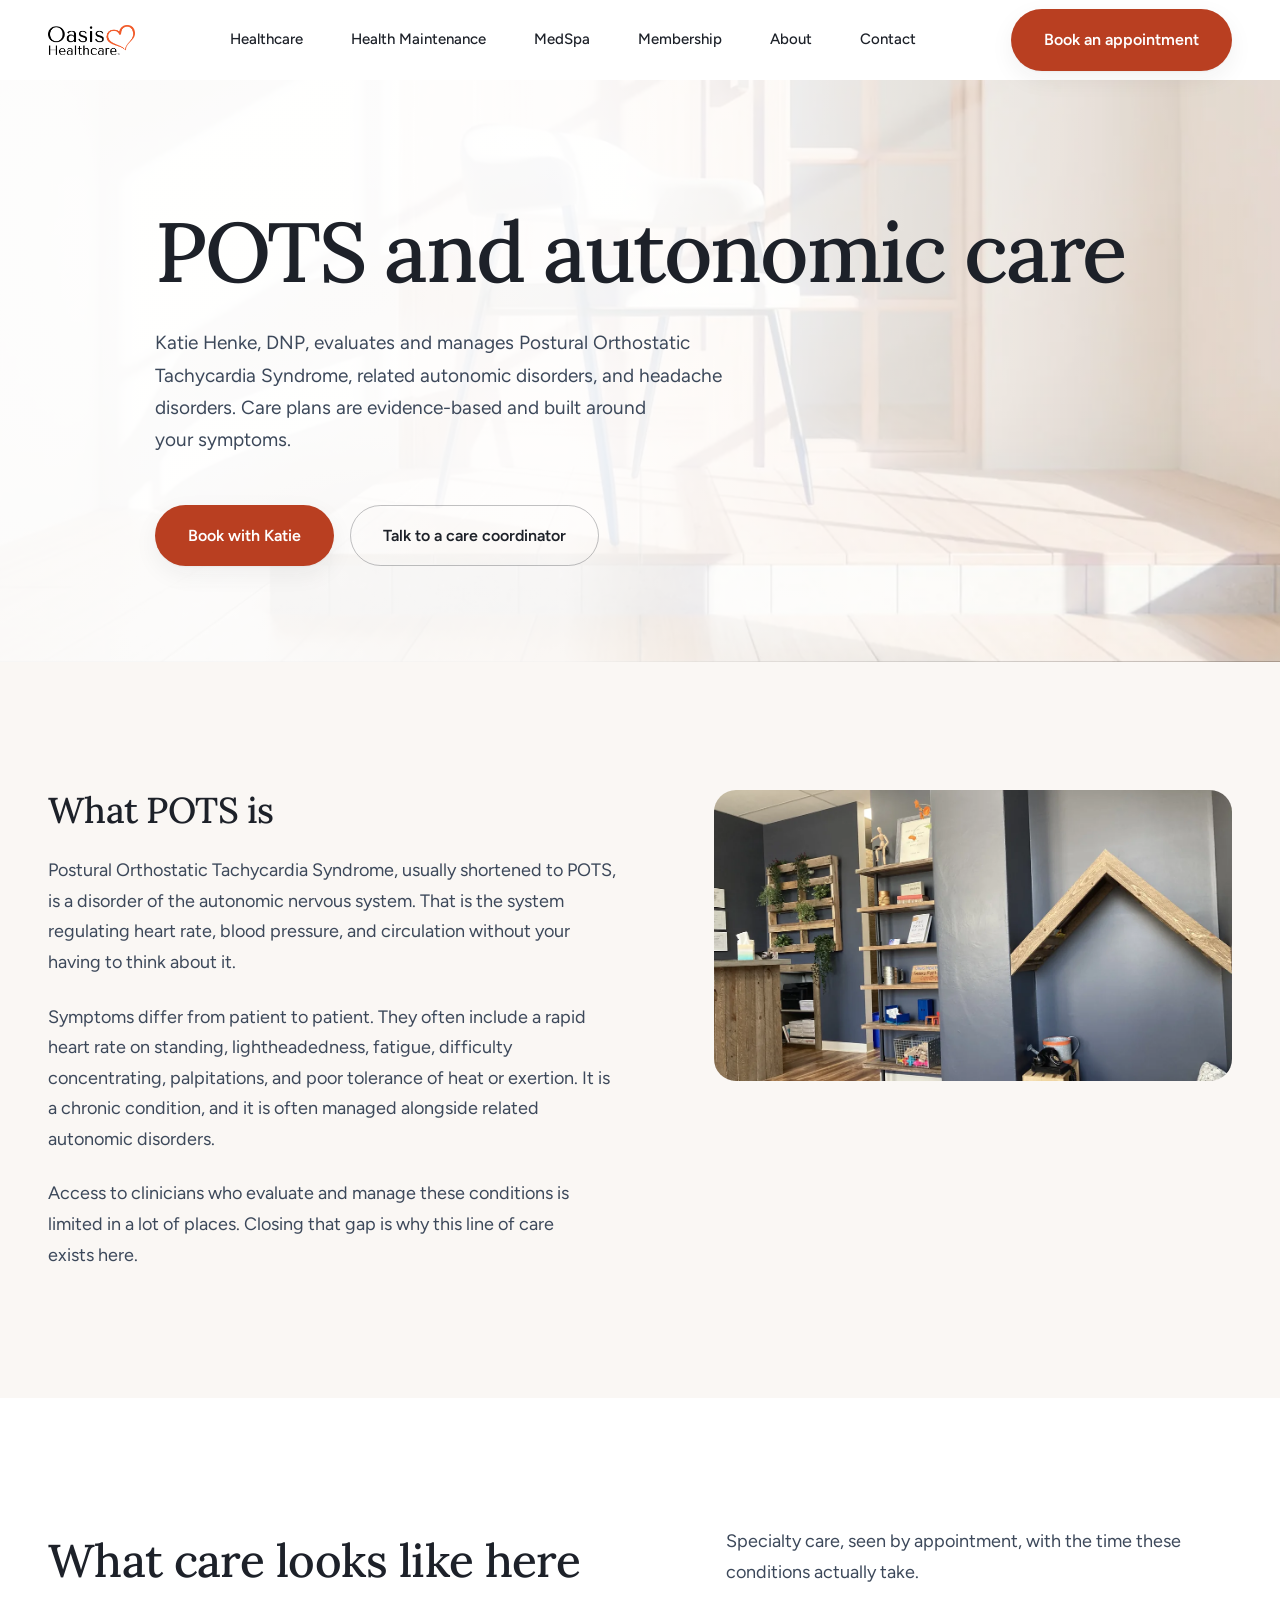
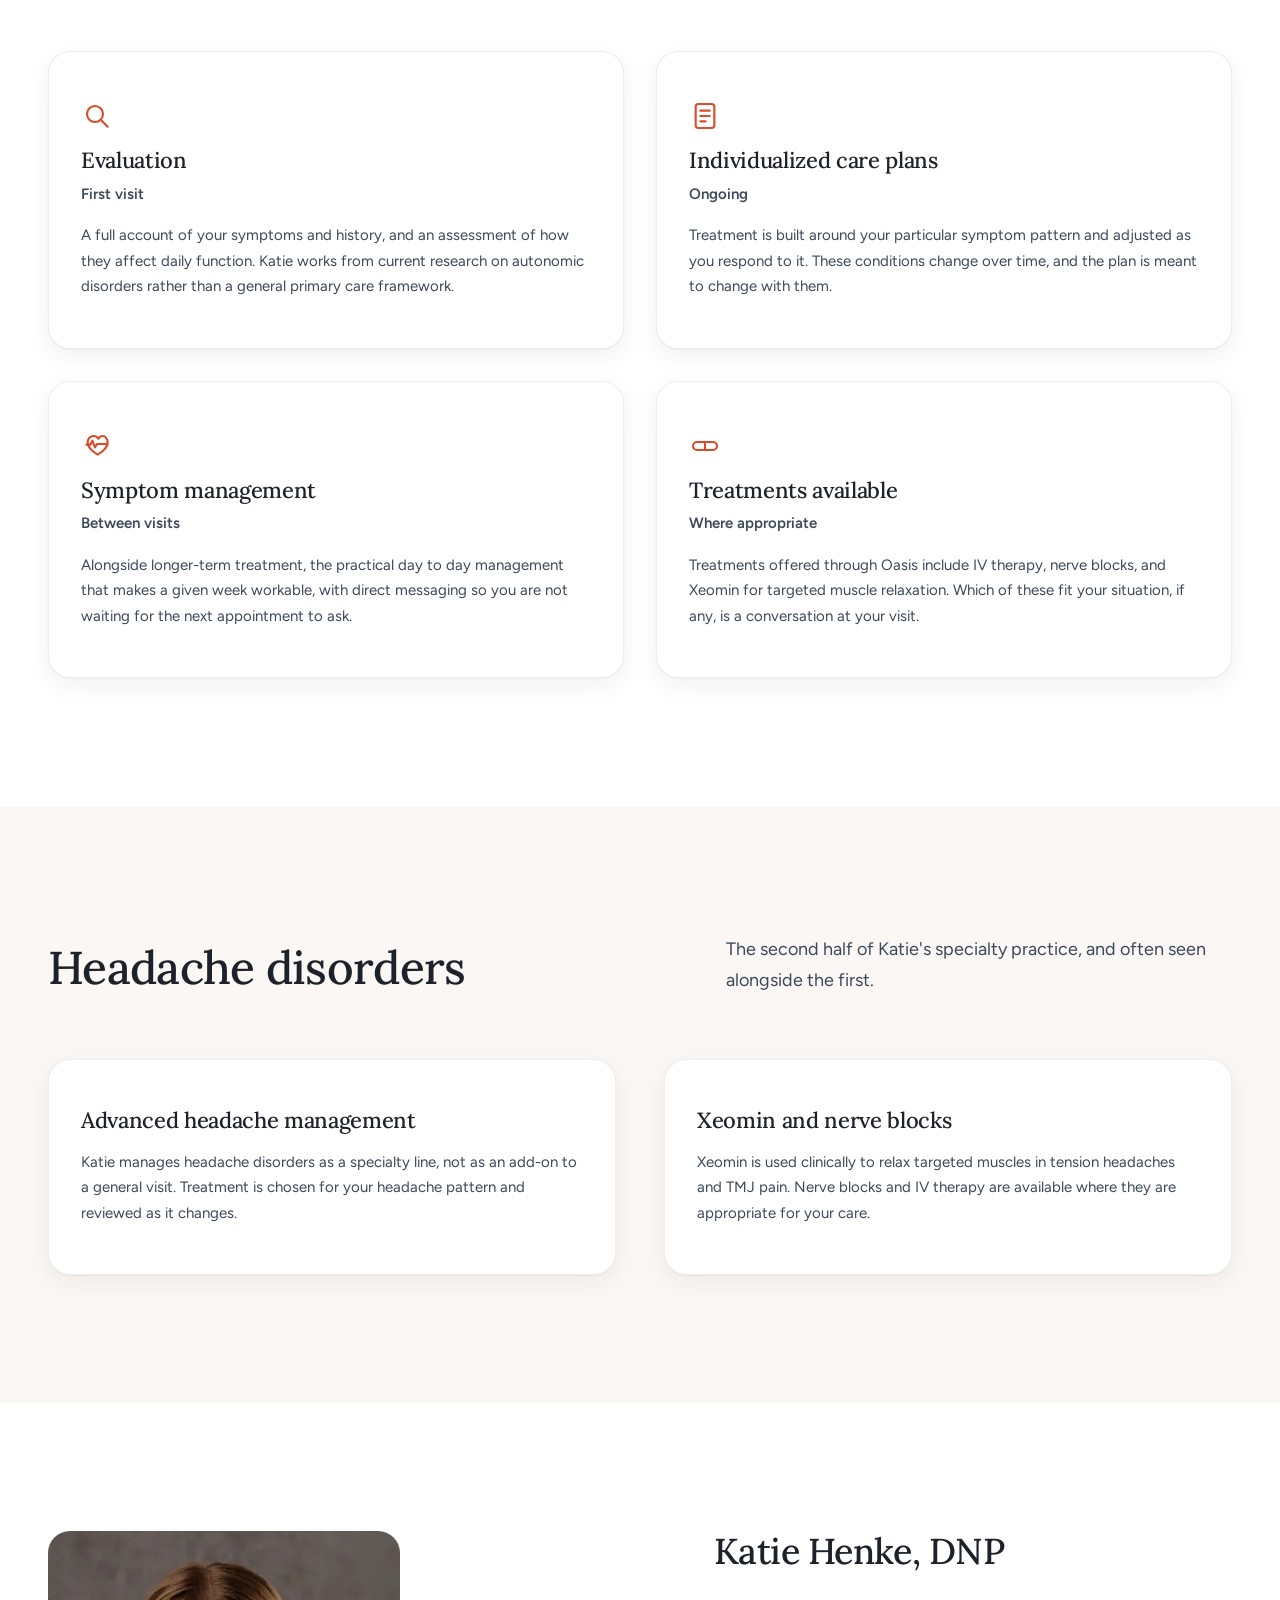
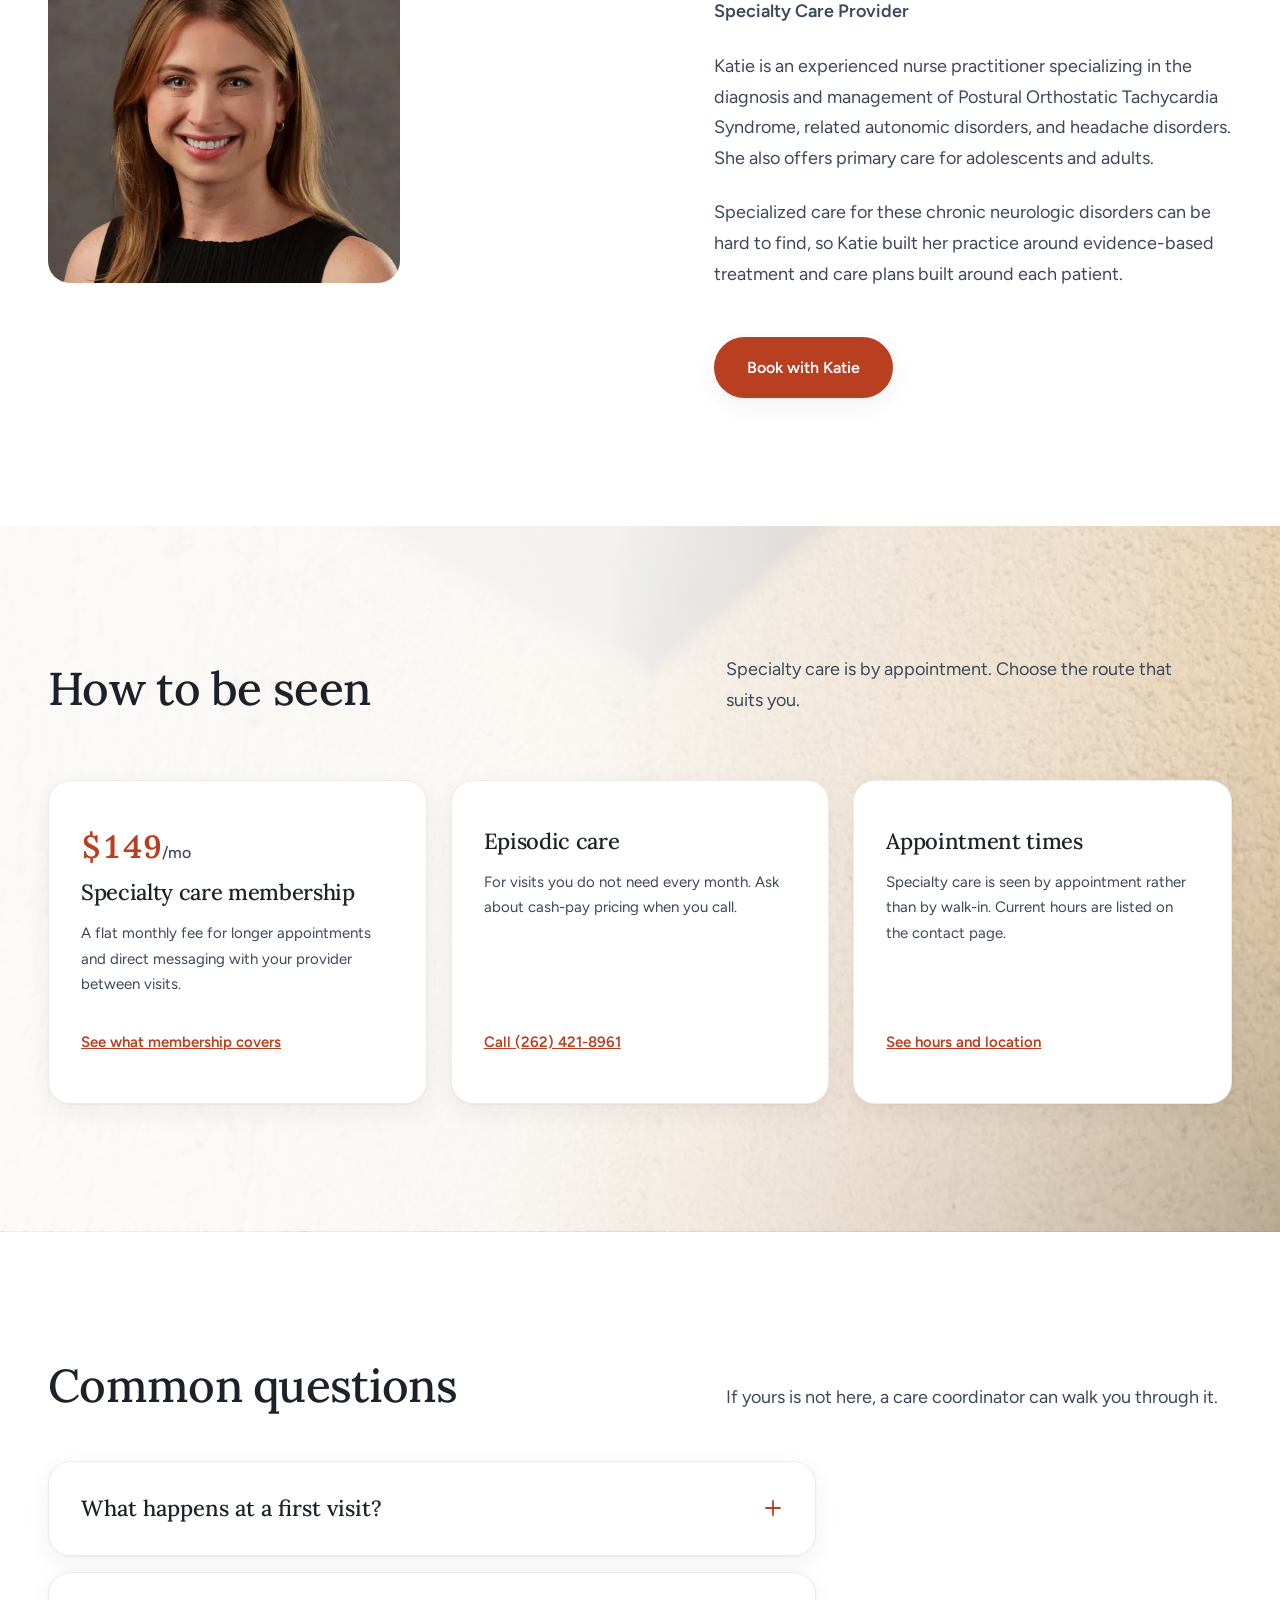
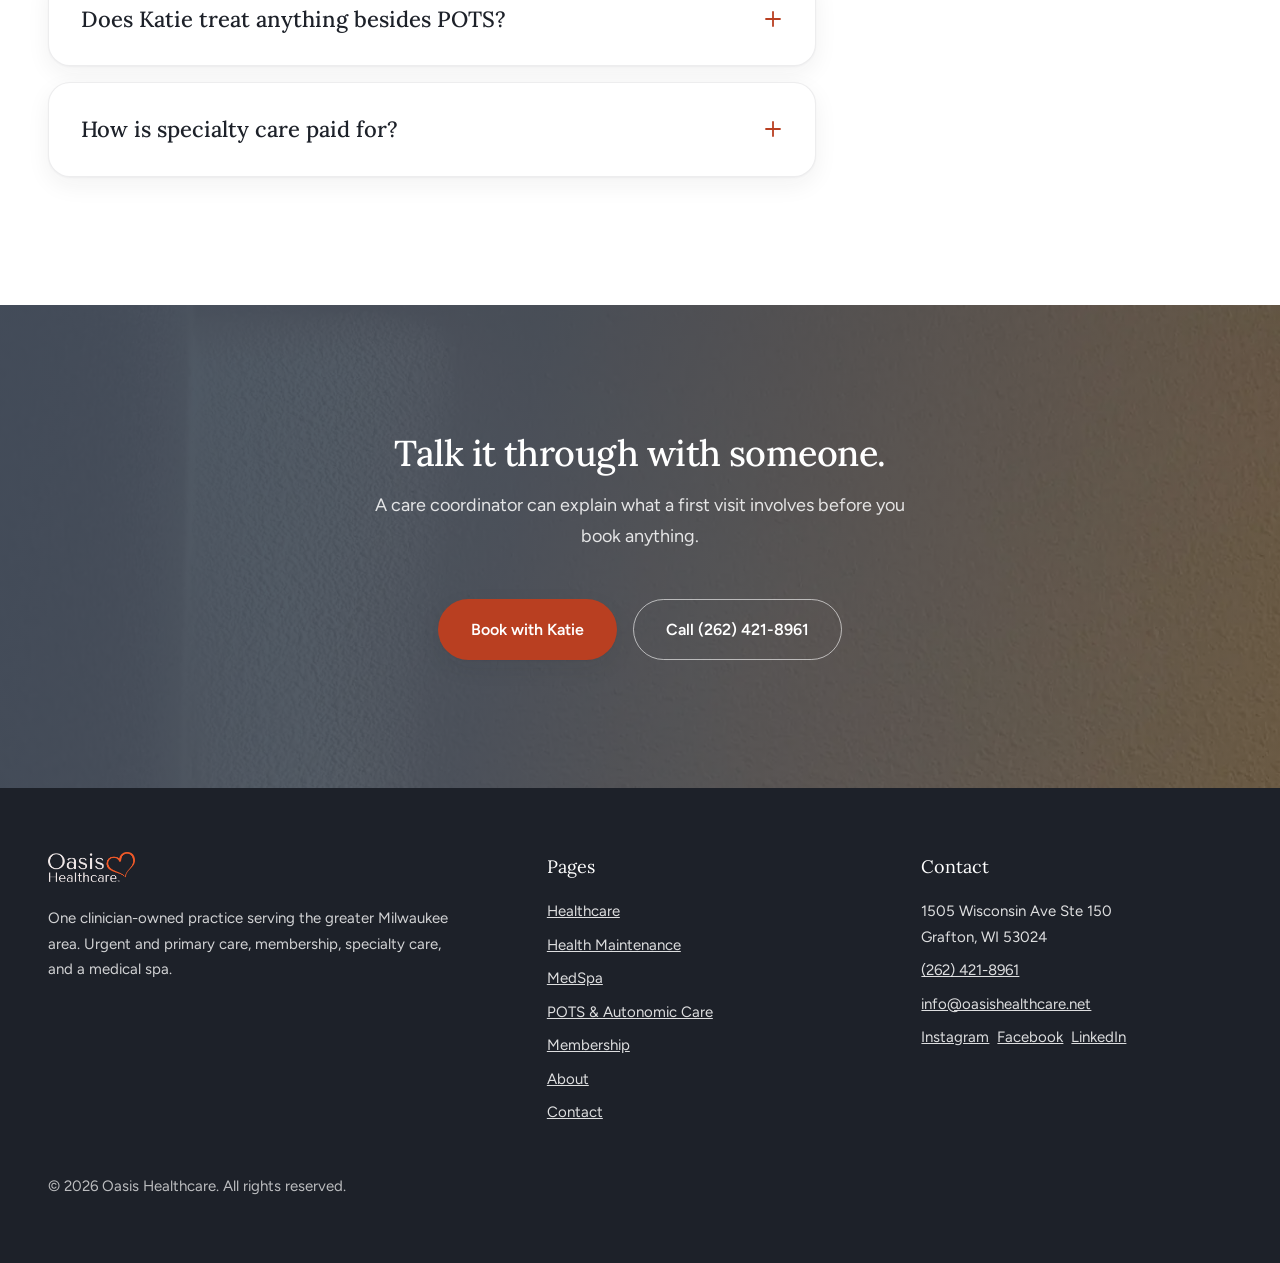
<file: pots.html>
<!DOCTYPE html>
<html lang="en">
<head>
<meta charset="utf-8">
<meta name="viewport" content="width=device-width, initial-scale=1">
<title>POTS &amp; Autonomic Care | Katie Henke, DNP at Oasis Healthcare</title>
<meta name="description" content="Specialty care for POTS, related autonomic disorders, and headache disorders with Katie Henke, DNP. Evidence-based evaluation and individualized care plans at Oasis Healthcare.">
<link rel="icon" href="favicon.ico" sizes="any">
<link rel="icon" type="image/png" href="images/favicon-32.png" sizes="32x32">
<link rel="apple-touch-icon" href="images/favicon-180.png">
<link rel="preconnect" href="https://fonts.googleapis.com">
<link rel="preconnect" href="https://fonts.gstatic.com" crossorigin>
<link href="https://fonts.googleapis.com/css2?family=Lora:wght@400;500;600&family=Figtree:wght@400;500;600;700&display=swap" rel="stylesheet">
<link rel="stylesheet" href="styles.css">
</head>
<body>
<a class="skip-link" href="#main">Skip to content</a>
<nav class="nav">
  <div class="wrap nav__row">
    <a class="nav__logo" href="index.html" aria-label="Oasis Healthcare home">
      <img src="images/oasis-healthcare-wordmark.png" alt="Oasis Healthcare" width="1301" height="450">
    </a>
    <div class="nav__links">
      <a href="healthcare.html">Healthcare</a>
      <a href="health-maintenance.html">Health Maintenance</a>
      <a href="medspa.html">MedSpa</a>
      <a href="membership.html">Membership</a>
      <a href="about.html">About</a>
      <a href="contact.html">Contact</a>
    </div>
    <a class="btn btn--primary nav__cta" href="contact.html#booking">Book an appointment</a>
    <button class="nav__toggle" data-mobile-toggle aria-label="Toggle menu" aria-expanded="false" type="button">
      <svg class="icon-open" width="22" height="22" viewBox="0 0 22 22" fill="none" aria-hidden="true"><path d="M3 6h16M3 11h16M3 16h16" stroke="currentColor" stroke-width="1.8" stroke-linecap="round"/></svg>
      <svg class="icon-close" width="22" height="22" viewBox="0 0 22 22" fill="none" aria-hidden="true"><path d="M4 4L18 18M18 4L4 18" stroke="currentColor" stroke-width="1.8" stroke-linecap="round"/></svg>
    </button>
  </div>
  <div class="mobile-menu" data-mobile-menu>
    <a href="healthcare.html">Healthcare</a>
    <a href="health-maintenance.html">Health Maintenance</a>
    <a href="medspa.html">MedSpa</a>
    <a href="membership.html">Membership</a>
    <a href="about.html">About</a>
    <a href="contact.html">Contact</a>
    <a class="btn btn--primary" href="contact.html#booking">Book an appointment</a>
  </div>
</nav>
<main id="main">
  <section class="hero hero--photo">
    <div class="hero__media">
      <div class="hero__photo hero__photo--pots" role="img" aria-label="An armchair in quiet sunlight beside a window"></div>
    </div>
    <div class="wrap">
      <div class="hero__content">
        <h1>POTS and autonomic care</h1>
        <p class="hero__lede">Katie Henke, DNP, evaluates and manages Postural Orthostatic Tachycardia Syndrome, related autonomic disorders, and headache disorders. Care plans are evidence-based and built around your symptoms.</p>
        <div class="hero__actions">
          <a class="btn btn--primary" href="https://www.tebra.com/care/provider/katie-henke-dnp-1659727345">Book with Katie</a>
          <a class="btn btn--line" href="contact.html">Talk to a care coordinator</a>
        </div>
      </div>
    </div>
  </section>

  <section class="section section--cream">
    <div class="wrap split">
      <div class="prose" data-reveal>
        <h2 style="font-size: var(--text-h2);">What POTS is</h2>
        <p>Postural Orthostatic Tachycardia Syndrome, usually shortened to POTS, is a disorder of the autonomic nervous system. That is the system regulating heart rate, blood pressure, and circulation without your having to think about it.</p>
        <p>Symptoms differ from patient to patient. They often include a rapid heart rate on standing, lightheadedness, fatigue, difficulty concentrating, palpitations, and poor tolerance of heat or exertion. It is a chronic condition, and it is often managed alongside related autonomic disorders.</p>
        <p>Access to clinicians who evaluate and manage these conditions is limited in a lot of places. Closing that gap is why this line of care exists here.</p>
      </div>
      <div data-reveal>
        <img class="photo photo--wide" src="images/web/wide-interior.webp" alt="Inside the Oasis Healthcare clinic" width="1200" height="675" loading="lazy" decoding="async">
      </div>
    </div>
  </section>

  <section class="section" id="care">
    <div class="wrap">
      <div class="section-head" data-reveal>
        <h2>What care looks like here</h2>
        <p>Specialty care, seen by appointment, with the time these conditions actually take.</p>
      </div>
      <div class="service-list">
        <div class="service" id="evaluation" data-reveal>
          <svg class="service__icon" viewBox="0 0 24 24" fill="none" aria-hidden="true"><circle cx="10.5" cy="10.5" r="6" stroke="currentColor" stroke-width="1.6"/><path d="M15 15l5 5" stroke="currentColor" stroke-width="1.6" stroke-linecap="round"/></svg>
          <h3>Evaluation</h3>
          <p class="service__meta">First visit</p>
          <p>A full account of your symptoms and history, and an assessment of how they affect daily function. Katie works from current research on autonomic disorders rather than a general primary care framework.</p>
        </div>
        <div class="service" id="plans" data-reveal>
          <svg class="service__icon" viewBox="0 0 24 24" fill="none" aria-hidden="true"><rect x="5" y="3" width="14" height="18" rx="2" stroke="currentColor" stroke-width="1.6"/><path d="M8.5 8h7M8.5 12h7M8.5 16h4" stroke="currentColor" stroke-width="1.6" stroke-linecap="round"/></svg>
          <h3>Individualized care plans</h3>
          <p class="service__meta">Ongoing</p>
          <p>Treatment is built around your particular symptom pattern and adjusted as you respond to it. These conditions change over time, and the plan is meant to change with them.</p>
        </div>
        <div class="service" id="symptoms" data-reveal>
          <svg class="service__icon" viewBox="0 0 24 24" fill="none" aria-hidden="true"><path d="M16.5 4.5c-1.5 0-2.8.8-3.5 2-.7-1.2-2-2-3.5-2C7 4.5 5 6.6 5 9.2c0 4.4 5.3 8 7.5 9.3 2.2-1.3 7.5-4.9 7.5-9.3 0-2.6-2-4.7-3.5-4.7z" stroke="currentColor" stroke-width="1.6" stroke-linejoin="round"/><path d="M4 11h3l1.5-3 2 5 1.5-2.5h8" stroke="currentColor" stroke-width="1.6" stroke-linecap="round" stroke-linejoin="round"/></svg>
          <h3>Symptom management</h3>
          <p class="service__meta">Between visits</p>
          <p>Alongside longer-term treatment, the practical day to day management that makes a given week workable, with direct messaging so you are not waiting for the next appointment to ask.</p>
        </div>
        <div class="service" id="treatments" data-reveal>
          <svg class="service__icon" viewBox="0 0 24 24" fill="none" aria-hidden="true"><rect x="3" y="9" width="18" height="6" rx="3" stroke="currentColor" stroke-width="1.6"/><line x1="12" y1="9" x2="12" y2="15" stroke="currentColor" stroke-width="1.6"/></svg>
          <h3>Treatments available</h3>
          <p class="service__meta">Where appropriate</p>
          <p>Treatments offered through Oasis include IV therapy, nerve blocks, and Xeomin for targeted muscle relaxation. Which of these fit your situation, if any, is a conversation at your visit.</p>
        </div>
      </div>
    </div>
  </section>

  <section class="section section--cream" id="headache">
    <div class="wrap">
      <div class="section-head" data-reveal>
        <h2>Headache disorders</h2>
        <p>The second half of Katie's specialty practice, and often seen alongside the first.</p>
      </div>
      <div class="grid-2 stack-lg grid--gap-lg">
        <div class="card" data-reveal>
          <h3>Advanced headache management</h3>
          <p>Katie manages headache disorders as a specialty line, not as an add-on to a general visit. Treatment is chosen for your headache pattern and reviewed as it changes.</p>
        </div>
        <div class="card" data-reveal>
          <h3>Xeomin and nerve blocks</h3>
          <p>Xeomin is used clinically to relax targeted muscles in tension headaches and TMJ pain. Nerve blocks and IV therapy are available where they are appropriate for your care.</p>
        </div>
      </div>
    </div>
  </section>

  <section class="section">
    <div class="wrap split">
      <div data-reveal>
        <img class="photo photo--portrait" src="images/web/person-katie.webp" alt="Katie Henke, DNP" width="480" height="480" loading="lazy" decoding="async">
      </div>
      <div class="prose" data-reveal>
        <h2 style="font-size: var(--text-h2);">Katie Henke, DNP</h2>
        <p class="service__meta">Specialty Care Provider</p>
        <p>Katie is an experienced nurse practitioner specializing in the diagnosis and management of Postural Orthostatic Tachycardia Syndrome, related autonomic disorders, and headache disorders. She also offers primary care for adolescents and adults.</p>
        <p>Specialized care for these chronic neurologic disorders can be hard to find, so Katie built her practice around evidence-based treatment and care plans built around each patient.</p>
        <div class="hero__actions" style="margin-top: var(--space-3);">
          <a class="btn btn--primary" href="https://www.tebra.com/care/provider/katie-henke-dnp-1659727345">Book with Katie</a>
        </div>
      </div>
    </div>
  </section>

  <section class="section section--cream" id="access">
    <div class="wrap">
      <div class="section-head" data-reveal>
        <h2>How to be seen</h2>
        <p>Specialty care is by appointment. Choose the route that suits you.</p>
      </div>
      <div class="grid-3 stack-lg">
        <div class="card" data-reveal>
          <div class="price">$149<span>/mo</span></div>
          <h3>Specialty care membership</h3>
          <p>A flat monthly fee for longer appointments and direct messaging with your provider between visits.</p>
          <a class="card__link" href="membership.html">See what membership covers</a>
        </div>
        <div class="card" data-reveal>
          <h3>Episodic care</h3>
          <p>For visits you do not need every month. Ask about cash-pay pricing when you call.</p>
          <a class="card__link" href="tel:+12624218961">Call (262) 421-8961</a>
        </div>
        <div class="card" data-reveal>
          <h3>Appointment times</h3>
          <p>Specialty care is seen by appointment rather than by walk-in. Current hours are listed on the contact page.</p>
          <a class="card__link" href="contact.html">See hours and location</a>
        </div>
      </div>
    </div>
  </section>

  <section class="section">
    <div class="wrap">
      <div class="section-head" data-reveal>
        <h2>Common questions</h2>
        <p>If yours is not here, a care coordinator can walk you through it.</p>
      </div>
      <div class="faq">
        <div class="faq__item" data-faq-item data-reveal>
          <button class="faq__question" data-faq-question aria-expanded="false" type="button">
            <span>What happens at a first visit?</span>
            <svg class="faq__icon" width="20" height="20" viewBox="0 0 20 20" fill="none" aria-hidden="true"><path d="M10 3v14M3 10h14" stroke="currentColor" stroke-width="1.8" stroke-linecap="round"/></svg>
          </button>
          <div class="faq__answer" data-faq-answer>
            <div class="faq__answer-inner">
              <p>Time to give a full account of your symptoms and your history, and an assessment of how they are affecting daily function. From there Katie builds a care plan with you and sets a schedule for reviewing it.</p>
            </div>
          </div>
        </div>
        <div class="faq__item" data-faq-item data-reveal>
          <button class="faq__question" data-faq-question aria-expanded="false" type="button">
            <span>Does Katie treat anything besides POTS?</span>
            <svg class="faq__icon" width="20" height="20" viewBox="0 0 20 20" fill="none" aria-hidden="true"><path d="M10 3v14M3 10h14" stroke="currentColor" stroke-width="1.8" stroke-linecap="round"/></svg>
          </button>
          <div class="faq__answer" data-faq-answer>
            <div class="faq__answer-inner">
              <p>Yes. Katie manages related autonomic disorders and headache disorders as part of the same specialty practice, and she also provides primary care for adolescents and adults.</p>
            </div>
          </div>
        </div>
        <div class="faq__item" data-faq-item data-reveal>
          <button class="faq__question" data-faq-question aria-expanded="false" type="button">
            <span>How is specialty care paid for?</span>
            <svg class="faq__icon" width="20" height="20" viewBox="0 0 20 20" fill="none" aria-hidden="true"><path d="M10 3v14M3 10h14" stroke="currentColor" stroke-width="1.8" stroke-linecap="round"/></svg>
          </button>
          <div class="faq__answer" data-faq-answer>
            <div class="faq__answer-inner">
              <p>Two routes. Specialty care membership is $149 a month and covers longer appointments and direct messaging. Oasis also accepts most commercial insurances, including Medicare and Medicaid, though not every provider accepts insurance, so check with us when you book.</p>
            </div>
          </div>
        </div>
      </div>
    </div>
  </section>

  <section class="section section--slate">
    <div class="wrap center" data-reveal>
      <h2 style="font-size: var(--text-h2);">Talk it through with someone.</h2>
      <p class="lede stack-sm" style="margin-inline:auto;">A care coordinator can explain what a first visit involves before you book anything.</p>
      <div class="hero__actions" style="justify-content:center;">
        <a class="btn btn--primary" href="https://www.tebra.com/care/provider/katie-henke-dnp-1659727345">Book with Katie</a>
        <a class="btn btn--line" href="tel:+12624218961">Call (262) 421-8961</a>
      </div>
    </div>
  </section>
</main>

<footer class="footer">
  <div class="wrap">
    <div class="footer__grid">
      <div>
        <a class="footer__logo" href="index.html" aria-label="Oasis Healthcare home">
          <img src="images/oasis-healthcare-wordmark-reversed.png" alt="Oasis Healthcare" width="1301" height="450">
        </a>
        <p class="footer__blurb">One clinician-owned practice serving the greater Milwaukee area. Urgent and primary care, membership, specialty care, and a medical spa.</p>
      </div>
      <div>
        <div class="footer__heading">Pages</div>
        <ul class="footer__list">
          <li><a href="healthcare.html">Healthcare</a></li>
          <li><a href="health-maintenance.html">Health Maintenance</a></li>
          <li><a href="medspa.html">MedSpa</a></li>
          <li><a href="pots.html">POTS &amp; Autonomic Care</a></li>
          <li><a href="membership.html">Membership</a></li>
          <li><a href="about.html">About</a></li>
          <li><a href="contact.html">Contact</a></li>
        </ul>
      </div>
      <div>
        <div class="footer__heading">Contact</div>
        <ul class="footer__list">
          <li>1505 Wisconsin Ave Ste 150<br>Grafton, WI 53024</li>
          <li><a href="tel:+12624218961">(262) 421-8961</a></li>
          <li><a href="mailto:info@oasishealthcare.net">info@oasishealthcare.net</a></li>
          <li><a href="https://www.instagram.com/oasis.healthcare/">Instagram</a>&nbsp; <a href="https://www.facebook.com/OASISHEALTHCARE.hereforyou/">Facebook</a>&nbsp; <a href="https://www.linkedin.com/company/oasis-healthcare-management-llc/about/">LinkedIn</a></li>
        </ul>
      </div>
    </div>
    <div class="footer__bottom">
      <p>&copy; 2026 Oasis Healthcare. All rights reserved.</p>
    </div>
  </div>
</footer>
<script src="site.js"></script>
</body>
</html>
</file>
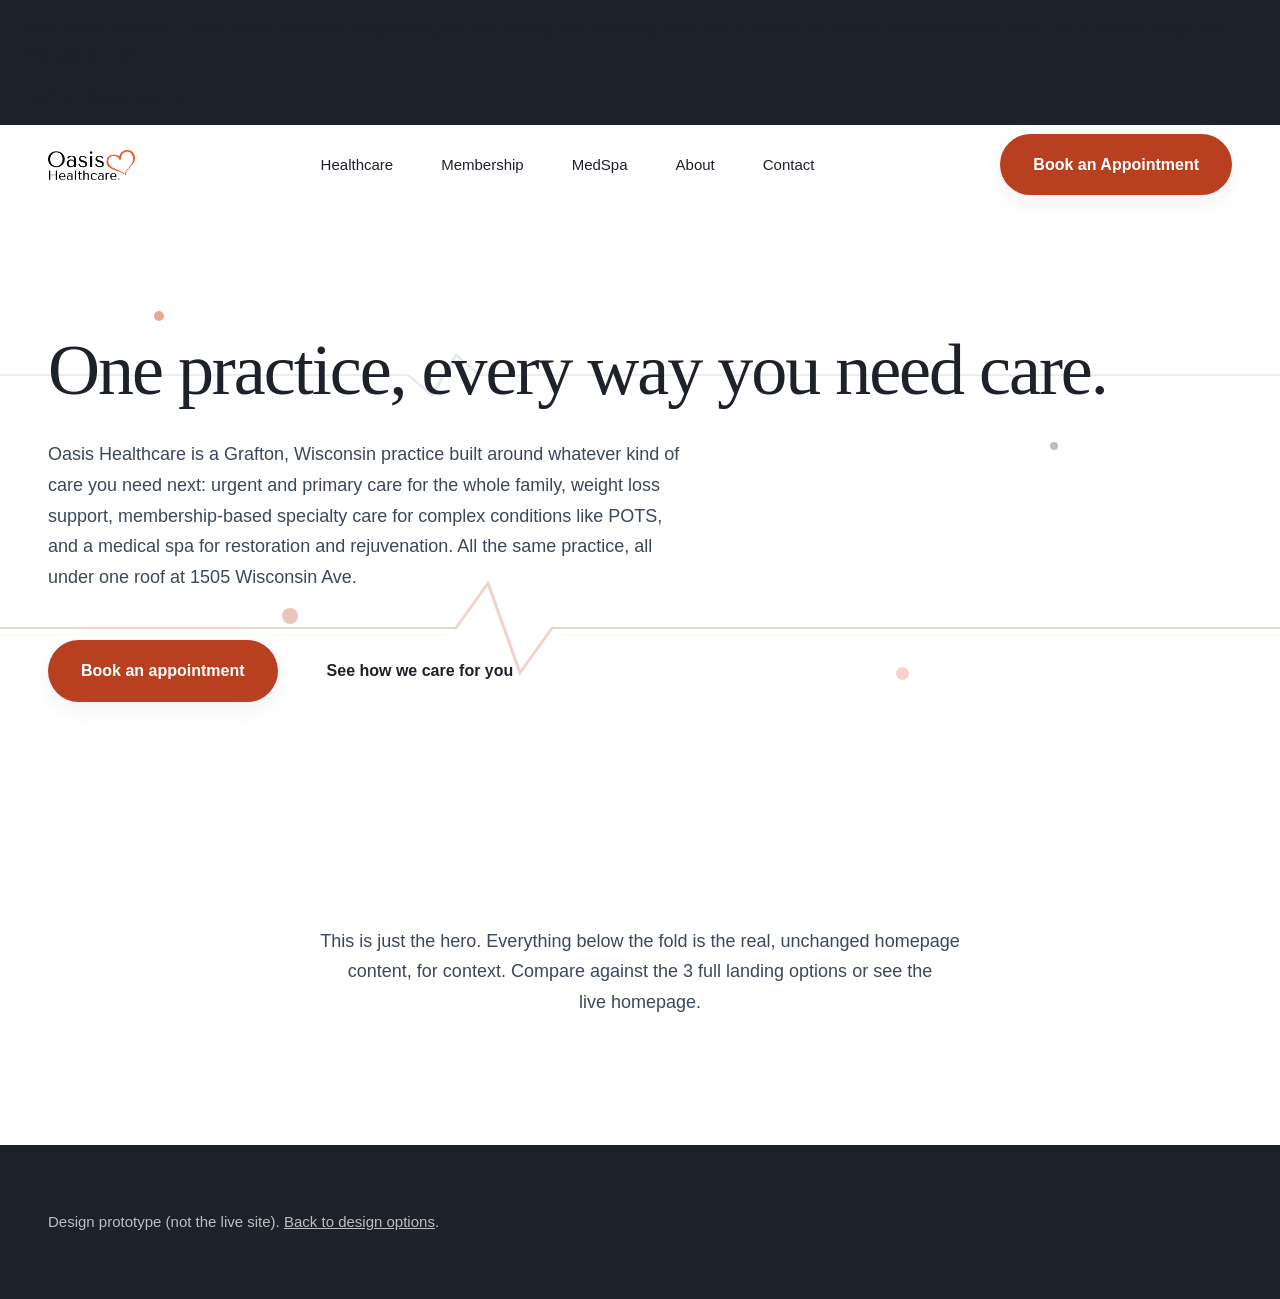
<file: previews/hero-motion-prototype.html>
<!DOCTYPE html>
<html lang="en">
<head>
<meta charset="utf-8">
<meta name="viewport" content="width=device-width, initial-scale=1">
<title>Hero Motion Prototype | Oasis Healthcare</title>
<meta name="description" content="Prototype: an on-brand animated hero background for Oasis Healthcare, built from scratch to replace the rejected stock video. Preview only.">
<meta name="robots" content="noindex,nofollow">
<link rel="icon" href="../favicon.ico" sizes="any">
<link rel="preconnect" href="https://fonts.googleapis.com">
<link rel="preconnect" href="https://fonts.gstatic.com" crossorigin>
<link href="https://fonts.googleapis.com/css2?family=Tenor+Sans&family=Karla:ital,wght@0,400;0,700;1,400&display=swap" rel="stylesheet">
<link rel="stylesheet" href="../styles.css">
<style>
  .previewbar { background: var(--color-ink); color: var(--color-paper); font-family: var(--font-body); font-size: 0.9375rem; padding: var(--space-2) var(--space-3); display: flex; flex-wrap: wrap; gap: var(--space-2); align-items: center; justify-content: space-between; }
  .previewbar a { color: inherit; text-decoration: underline; font-weight: 700; }

  /* Hero motion prototype: SVG pulse line (static) + a translateX sweep glow
     + a few slow-drifting dots, all transform/opacity only. No stock assets. */
  .hero-motion { position: relative; overflow: hidden; }
  .hero-motion__bg { position: absolute; inset: 0; z-index: 0; pointer-events: none; overflow: hidden; }
  .hero-motion__pulse { position: absolute; left: 0; right: 0; top: 62%; width: 100%; height: 7rem; opacity: 0.22; }
  .hero-motion__pulse--2 { top: 22%; height: 5rem; opacity: 0.12; transform: scaleX(-1); }

  .hero-motion__glow {
    position: absolute;
    top: -10%;
    bottom: -10%;
    width: 16rem;
    background: linear-gradient(90deg, transparent, rgba(217,77,42,0.14) 45%, rgba(217,77,42,0.14) 55%, transparent);
    filter: blur(2px);
    transform: translateX(-30vw);
    animation: hero-sweep 8s var(--ease-in-out) infinite;
  }
  @keyframes hero-sweep {
    0%, 100% { transform: translateX(-30vw); }
    50% { transform: translateX(120vw); }
  }

  .hero-motion__dot { position: absolute; border-radius: 50%; }
  .hero-motion__dot--1 { width: 10px; height: 10px; background: var(--color-accent); opacity: 0.5; top: 18%; left: 12%; animation: hero-float-a 9s ease-in-out infinite; }
  .hero-motion__dot--2 { width: 16px; height: 16px; background: var(--color-accent-deep); opacity: 0.3; top: 68%; left: 22%; animation: hero-float-b 11s ease-in-out infinite; }
  .hero-motion__dot--3 { width: 8px; height: 8px; background: var(--color-slate); opacity: 0.35; top: 40%; left: 82%; animation: hero-float-a 10s ease-in-out infinite reverse; }
  .hero-motion__dot--4 { width: 13px; height: 13px; background: var(--color-accent); opacity: 0.25; top: 78%; left: 70%; animation: hero-float-b 13s ease-in-out infinite; }
  @keyframes hero-float-a { 0%, 100% { transform: translate(0, 0); } 50% { transform: translate(14px, -18px); } }
  @keyframes hero-float-b { 0%, 100% { transform: translate(0, 0); } 50% { transform: translate(-16px, 14px); } }

  .hero-motion__content { position: relative; z-index: 1; }

  @media (prefers-reduced-motion: reduce) {
    .hero-motion__glow, .hero-motion__dot--1, .hero-motion__dot--2, .hero-motion__dot--3, .hero-motion__dot--4 {
      animation: none !important;
    }
  }
</style>
</head>
<body>
<div class="previewbar">
  <span>Hero motion prototype: a from-scratch animated background (pulse line, drifting dots, sweeping glow), built to replace the rejected Storyblocks stock video. Not a finished design, just a first pass to react to.</span>
  <a href="index.html">Back to design options</a>
</div>

<nav class="nav">
  <div class="wrap nav__row">
    <a class="nav__logo" href="#top" aria-label="Oasis Healthcare home">
      <img src="../images/oasis-healthcare-wordmark.png" alt="Oasis Healthcare" width="1301" height="450">
    </a>
    <div class="nav__links">
      <a href="../healthcare.html">Healthcare</a>
      <a href="../membership.html">Membership</a>
      <a href="../medspa.html">MedSpa</a>
      <a href="../about.html">About</a>
      <a href="../contact.html">Contact</a>
    </div>
    <a class="btn btn--primary nav__cta" href="../contact.html">Book an Appointment</a>
  </div>
</nav>

<main id="top">
  <section class="hero wrap hero-motion">
    <div class="hero-motion__bg" aria-hidden="true">
      <svg class="hero-motion__pulse" viewBox="0 0 800 100" preserveAspectRatio="none">
        <path d="M0,50 L260,50 L285,50 L305,10 L325,90 L345,50 L370,50 L800,50" fill="none" stroke="var(--color-accent-deep)" stroke-width="2"/>
      </svg>
      <svg class="hero-motion__pulse hero-motion__pulse--2" viewBox="0 0 800 100" preserveAspectRatio="none">
        <path d="M0,50 L480,50 L500,50 L515,25 L530,75 L545,50 L560,50 L800,50" fill="none" stroke="var(--color-slate)" stroke-width="2"/>
      </svg>
      <div class="hero-motion__glow"></div>
      <div class="hero-motion__dot hero-motion__dot--1"></div>
      <div class="hero-motion__dot hero-motion__dot--2"></div>
      <div class="hero-motion__dot hero-motion__dot--3"></div>
      <div class="hero-motion__dot hero-motion__dot--4"></div>
    </div>
    <div class="hero-motion__content">
      <h1 class="h1">One practice, every way you need care.</h1>
      <p class="lede hero__lede">Oasis Healthcare is a Grafton, Wisconsin practice built around whatever kind of care you need next: urgent and primary care for the whole family, weight loss support, membership-based specialty care for complex conditions like POTS, and a medical spa for restoration and rejuvenation. All the same practice, all under one roof at 1505 Wisconsin Ave.</p>
      <div class="hero__actions">
        <a class="btn btn--primary" href="../contact.html">Book an appointment</a>
        <a class="btn btn--outline" href="#care">See how we care for you</a>
      </div>
    </div>
  </section>

  <section class="section section--tint" id="care">
    <div class="wrap" style="text-align:center;">
      <p class="lede" style="margin-inline:auto;">This is just the hero. Everything below the fold is the real, unchanged homepage content, for context. <a href="index.html">Compare against the 3 full landing options</a> or <a href="../index.html">see the live homepage</a>.</p>
    </div>
  </section>
</main>

<footer class="footer">
  <div class="wrap">
    <p style="font-size: 0.9375rem; opacity: 0.7;">Design prototype (not the live site). <a href="index.html">Back to design options</a>.</p>
  </div>
</footer>
</body>
</html>
</file>
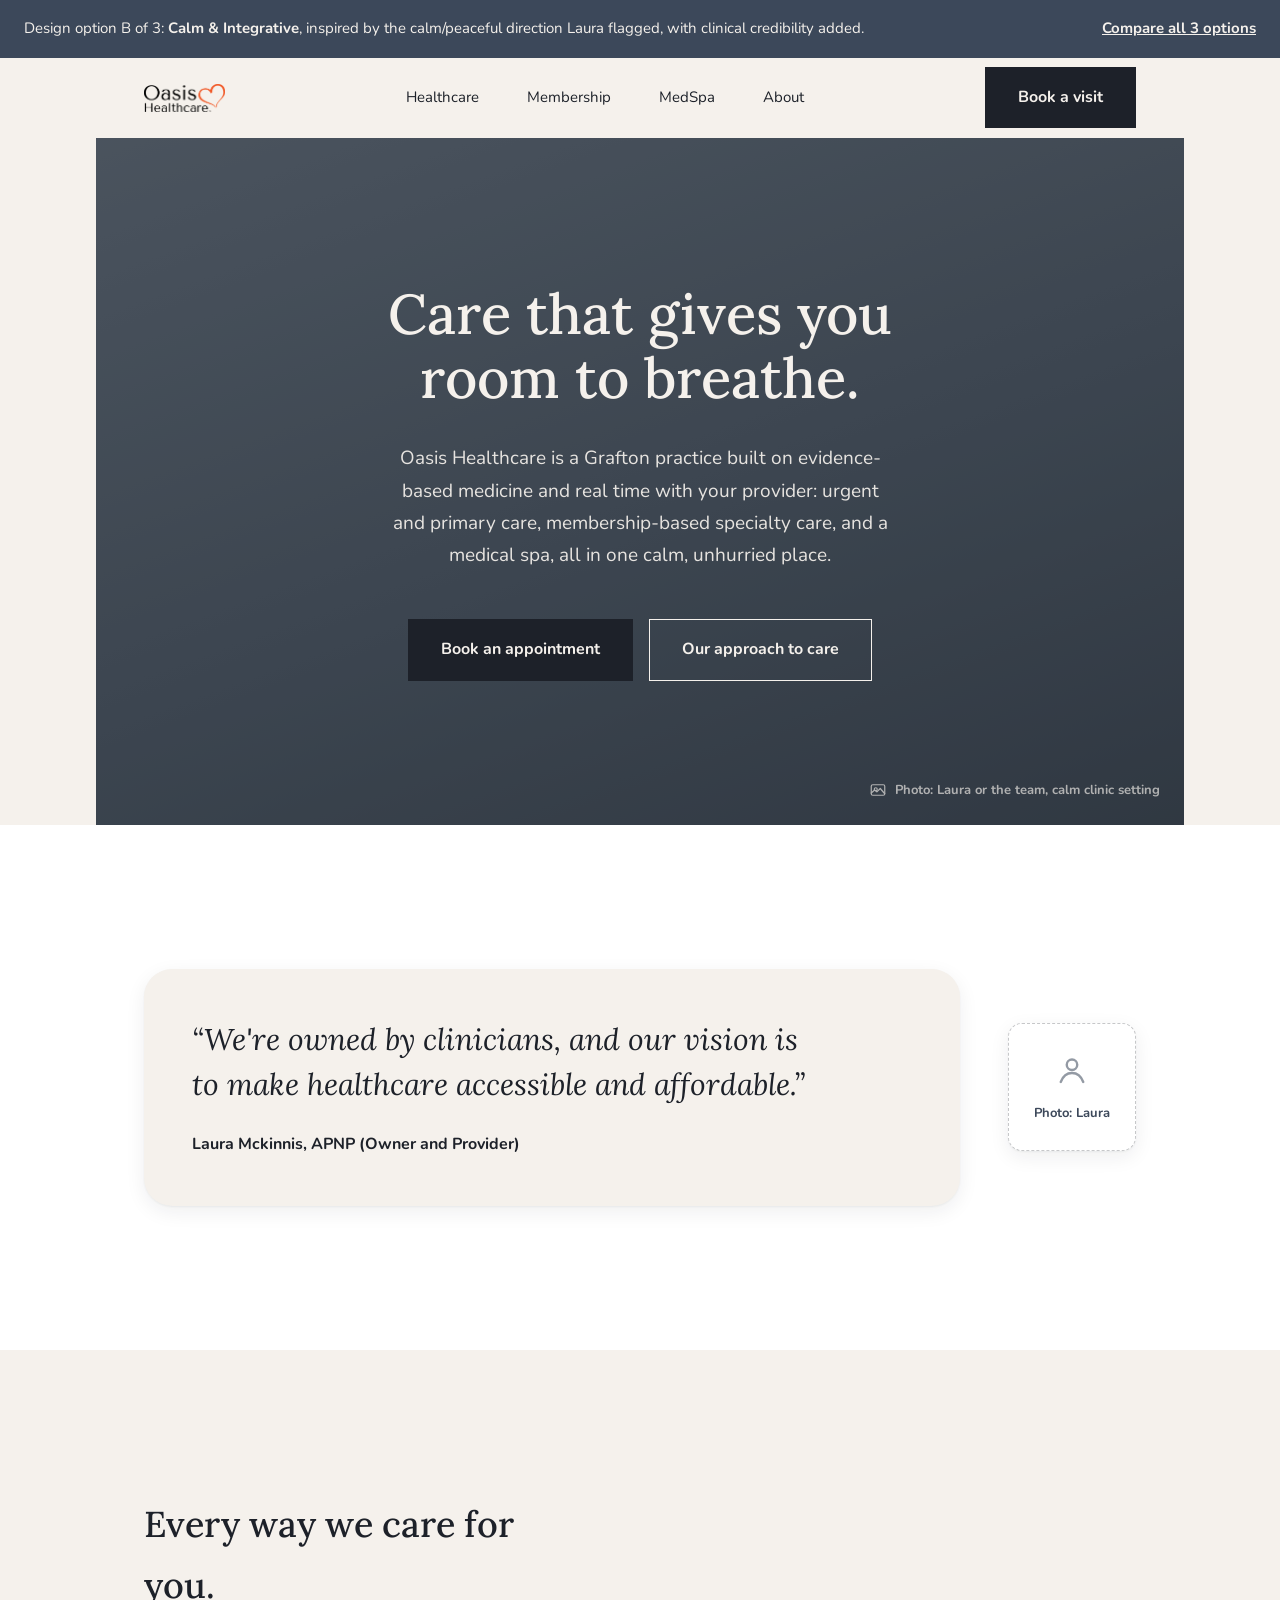
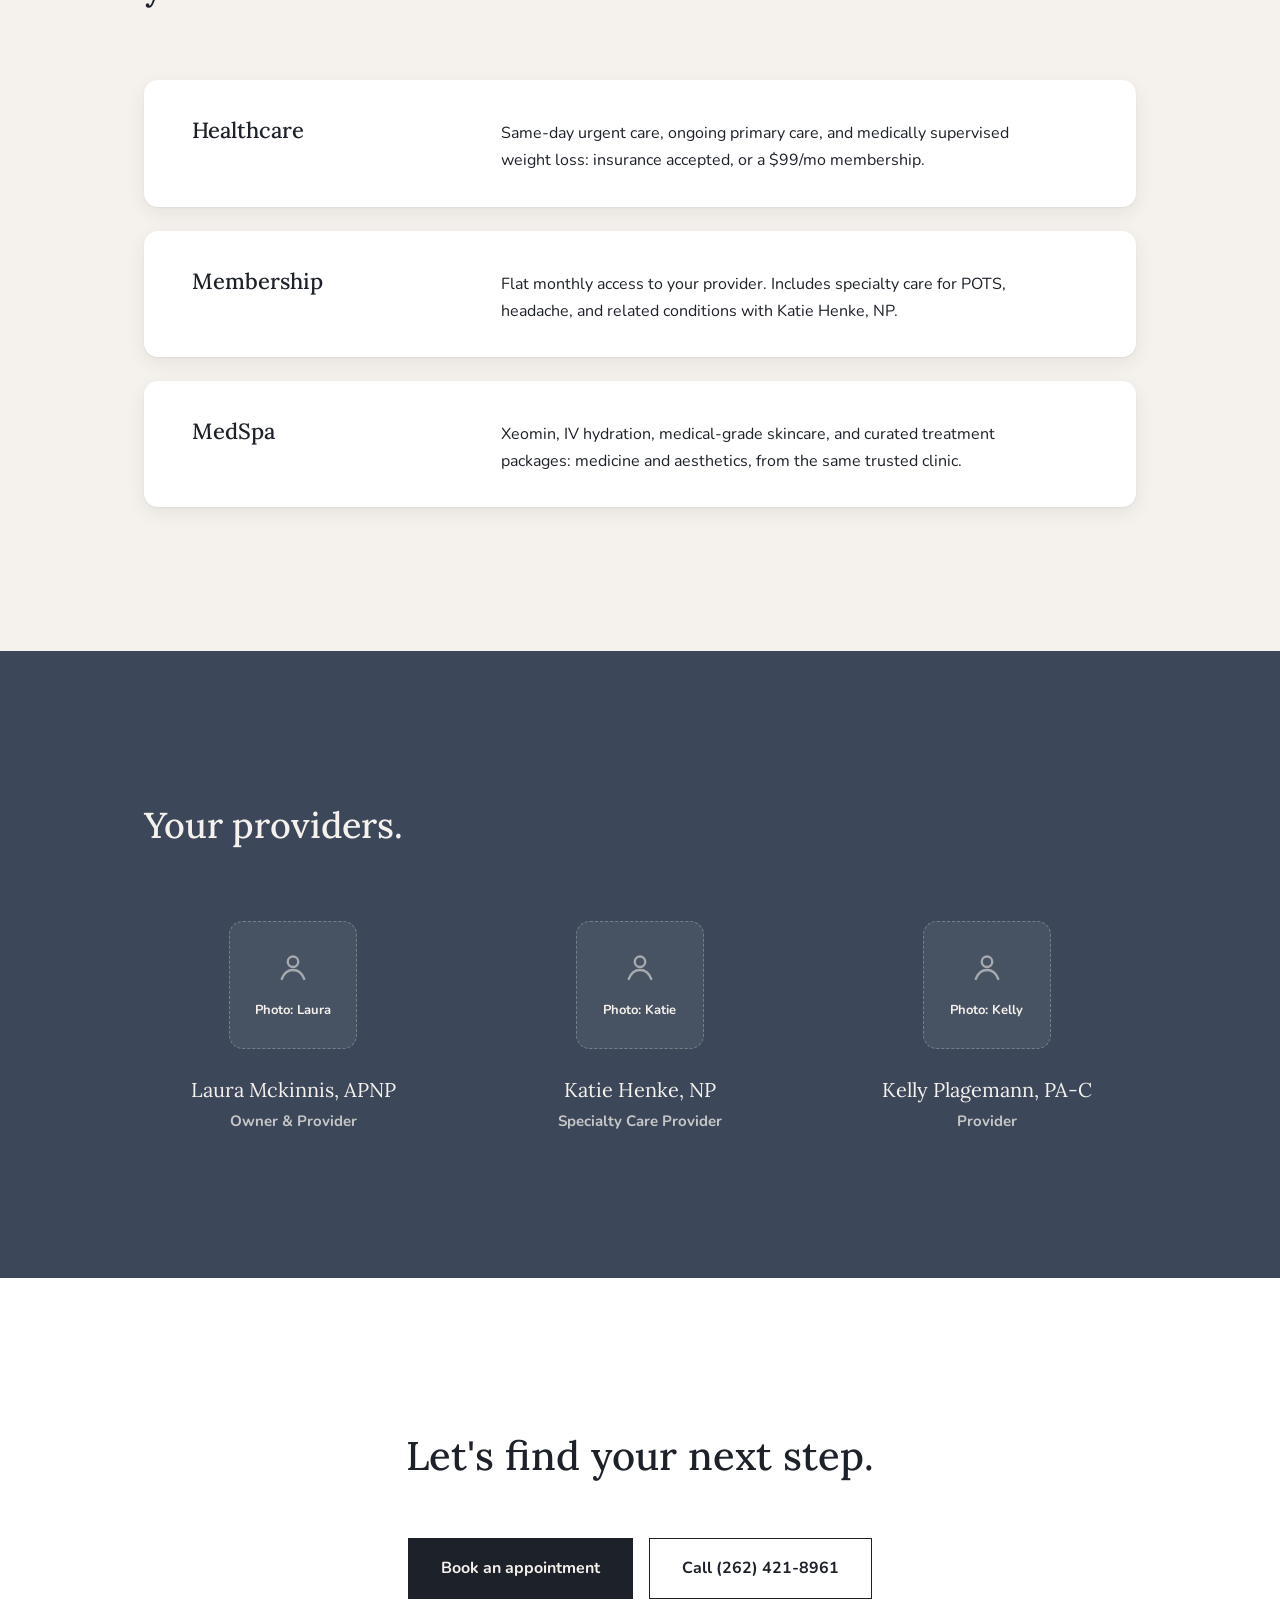
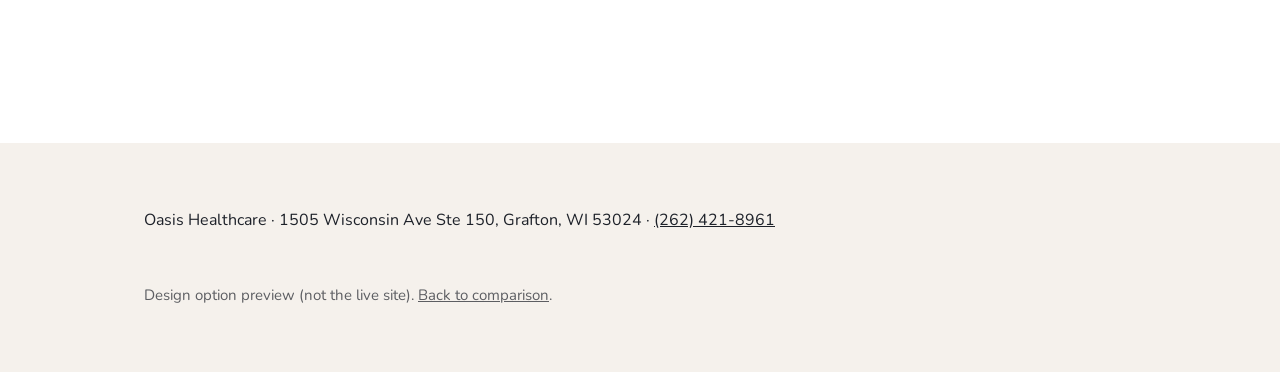
<file: previews/landing-calm.html>
<!DOCTYPE html>
<html lang="en">
<head>
<meta charset="utf-8">
<meta name="viewport" content="width=device-width, initial-scale=1">
<title>Option B: Calm &amp; Integrative | Oasis Healthcare Landing Page Preview</title>
<meta name="description" content="Homepage design option for Oasis Healthcare: calm, spacious, integrative. Preview only.">
<meta name="robots" content="noindex,nofollow">
<link rel="icon" href="../favicon.ico" sizes="any">
<link rel="preconnect" href="https://fonts.googleapis.com">
<link rel="preconnect" href="https://fonts.gstatic.com" crossorigin>
<link href="https://fonts.googleapis.com/css2?family=Lora:ital,wght@0,400;0,500;0,600;1,400&family=Nunito:ital,wght@0,400;0,600;0,700;1,400&display=swap" rel="stylesheet">
<style>
  :root {
    --color-paper: #F5F1EC;
    --color-ink: #1D2129;
    --color-slate: #3C485A;
    --color-accent: #D94D2A;
    --color-accent-deep: #B93F21;
    --color-white: #FFFFFF;
    --font-display: 'Lora', Georgia, serif;
    --font-body: 'Nunito', 'Helvetica Neue', Arial, sans-serif;
    --space-1: 0.5rem; --space-2: 1rem; --space-3: 1.5rem; --space-4: 2rem;
    --space-5: 3rem; --space-6: 4rem; --space-7: 6rem; --space-8: 9rem;
    --max-width: 68rem;
    --radius-md: 14px;
    --radius-lg: 28px;
    --shadow-raised: 0 1px 2px rgba(29,33,41,0.05), 0 6px 20px rgba(29,33,41,0.07);
    --shadow-overlay: 0 2px 6px rgba(29,33,41,0.07), 0 20px 44px rgba(29,33,41,0.12);
  }
  *, *::before, *::after { box-sizing: border-box; }
  html { overflow-x: clip; -webkit-text-size-adjust: 100%; }
  body { margin: 0; overflow-x: clip; background: var(--color-paper); color: var(--color-ink); font-family: var(--font-body); font-size: 1rem; line-height: 1.7; -webkit-font-smoothing: antialiased; }
  img, svg { display: block; max-width: 100%; height: auto; }
  a { color: inherit; text-decoration: none; }
  ul { margin: 0; padding: 0; list-style: none; }
  h1, h2, h3, h4 { font-family: var(--font-display); font-weight: 500; margin: 0; overflow-wrap: anywhere; min-width: 0; }
  p { margin: 0; }
  a:focus-visible, button:focus-visible { outline: 2px solid var(--color-slate); outline-offset: 3px; }

  .previewbar { background: var(--color-slate); color: var(--color-paper); font-family: var(--font-body); font-size: 0.9375rem; padding: var(--space-2) var(--space-3); display: flex; flex-wrap: wrap; gap: var(--space-2); align-items: center; justify-content: space-between; }
  .previewbar a { text-decoration: underline; font-weight: 700; }

  .wrap { max-width: var(--max-width); margin-inline: auto; padding-inline: var(--space-3); }
  @media (min-width: 48rem) { .wrap { padding-inline: var(--space-5); } }
  .section { padding-block: var(--space-7); }
  @media (min-width: 48rem) { .section { padding-block: var(--space-8); } }
  .section--slate { background: var(--color-slate); color: var(--color-paper); }
  .section--slate h1, .section--slate h2, .section--slate h3 { color: var(--color-paper); }
  .section--white { background: var(--color-white); }

  /* Safe, progressive scroll reveal: base state is fully visible. JS adds
     .reveal-armed right before observing, so if JS never runs nothing is
     ever hidden. Animates opacity/transform only. */
  [data-reveal].reveal-armed { opacity: 0; transform: translateY(20px); transition: opacity 600ms cubic-bezier(.16,1,.3,1), transform 600ms cubic-bezier(.16,1,.3,1); }
  [data-reveal].reveal-armed.is-visible { opacity: 1; transform: translateY(0); }
  @media (prefers-reduced-motion: reduce) { [data-reveal].reveal-armed { opacity: 1; transform: none; transition: none; } }

  .nav { position: sticky; top: 0; z-index: 40; background: rgba(245,241,236,0.92); backdrop-filter: blur(10px); -webkit-backdrop-filter: blur(10px); }
  .nav__row { display: flex; align-items: center; justify-content: space-between; gap: var(--space-3); height: 5rem; }
  .nav__logo img { height: 1.75rem; width: auto; }
  .nav__links { display: none; align-items: center; gap: var(--space-5); font-size: 0.9375rem; }
  @media (min-width: 64rem) { .nav__links { display: flex; } }
  .nav__links a:hover { color: var(--color-slate); text-decoration: underline; text-underline-offset: 4px; }

  .btn { display: inline-flex; align-items: center; justify-content: center; gap: var(--space-1); padding: var(--space-2) var(--space-4); font-family: var(--font-body); font-weight: 700; font-size: 1rem; border: 1.5px solid var(--color-ink); cursor: pointer; min-height: 44px; transition: transform 200ms ease; }
  .btn:hover { transform: translateY(-1px); }
  .btn:active { transform: translateY(0); }
  .btn--dark { background: var(--color-ink); color: var(--color-paper); border-color: var(--color-ink); }
  .btn--dark:hover { background: var(--color-slate); border-color: var(--color-slate); }
  .btn--line { background: transparent; color: var(--color-ink); }
  .btn--line:hover { background: var(--color-ink); color: var(--color-paper); }
  .section--slate .btn--line { color: var(--color-paper); border-color: var(--color-paper); }
  .section--slate .btn--line:hover { background: var(--color-paper); color: var(--color-slate); }

  .hero { padding-block: var(--space-8); text-align: center; position: relative; overflow: hidden; }
  .hero__photo-bg {
    position: absolute;
    inset: 0;
    z-index: 0;
    background: linear-gradient(160deg, #7C8B99 0%, #5E6D7B 55%, #45525E 100%);
  }
  .hero__photo-bg::after { content: ""; position: absolute; inset: 0; background: rgba(29,33,41,0.52); }
  .hero__photo-label { position: absolute; right: var(--space-3); bottom: var(--space-3); z-index: 1; display: flex; align-items: center; gap: var(--space-1); color: var(--color-paper); opacity: 0.65; font-size: 0.8125rem; font-weight: 700; }
  .hero__photo-label svg { width: 1.125rem; height: 1.125rem; }

  .hero__inner { position: relative; z-index: 2; }
  .hero h1 { font-size: 2.5rem; line-height: 1.15; max-width: 34rem; margin-inline: auto; color: var(--color-paper); }
  @media (min-width: 48rem) { .hero h1 { font-size: 3.5rem; } }
  .hero__lede { font-size: 1.1875rem; max-width: 32rem; margin: var(--space-4) auto 0; color: var(--color-paper); opacity: 0.92; }
  .hero__actions { display: flex; flex-wrap: wrap; gap: var(--space-2); margin-top: var(--space-5); justify-content: center; }
  .hero .btn--line { color: var(--color-paper); border-color: var(--color-paper); }
  .hero .btn--line:hover { background: var(--color-paper); color: var(--color-slate); }

  .photo-placeholder {
    display: flex;
    flex-direction: column;
    align-items: center;
    justify-content: center;
    gap: var(--space-2);
    background: var(--color-white);
    border: 1.5px dashed rgba(29,33,41,0.25);
    border-radius: var(--radius-lg);
    color: var(--color-slate);
    text-align: center;
    padding: var(--space-4);
    box-shadow: var(--shadow-raised);
  }
  .photo-placeholder svg { width: 2.25rem; height: 2.25rem; opacity: 0.55; }
  .photo-placeholder span { font-family: var(--font-body); font-size: 0.9375rem; font-weight: 700; max-width: 16rem; line-height: 1.4; }
  .photo-placeholder--wide { aspect-ratio: 16 / 9; }
  .photo-placeholder--square { aspect-ratio: 1; width: 8rem; margin-inline: auto; padding: var(--space-2); border-radius: var(--radius-md); }
  .photo-placeholder--square span { font-size: 0.8125rem; }
  .section--slate .photo-placeholder { background: rgba(245,241,236,0.06); border-color: rgba(245,241,236,0.28); color: var(--color-paper); box-shadow: none; }

  .quote-block { display: grid; gap: var(--space-5); align-items: center; }
  @media (min-width: 48rem) { .quote-block { grid-template-columns: 1fr auto; } }
  .quote-card { background: var(--color-paper); border-radius: var(--radius-lg); padding: var(--space-5); box-shadow: var(--shadow-raised); }
  .quote { font-family: var(--font-display); font-style: italic; font-size: 1.5rem; line-height: 1.5; max-width: 40rem; }
  @media (min-width: 48rem) { .quote { font-size: 1.875rem; } }
  .quote-attr { margin-top: var(--space-3); font-weight: 700; }

  .service-list { display: grid; gap: var(--space-3); margin-top: var(--space-6); }
  .service-row { display: grid; grid-template-columns: 1fr; gap: var(--space-2); padding: var(--space-4); background: var(--color-white); border-radius: var(--radius-md); box-shadow: var(--shadow-raised); transition: transform 200ms ease, box-shadow 200ms ease; }
  .service-row:hover { transform: translateY(-3px); box-shadow: var(--shadow-overlay); }
  @media (min-width: 40rem) { .service-row { grid-template-columns: 1fr 2fr; align-items: baseline; padding: var(--space-4) var(--space-5); } }
  .service-row h3 { font-size: 1.375rem; }
  .service-row p { max-width: 34rem; }

  .provider-list { display: grid; gap: var(--space-5); margin-top: var(--space-6); }
  @media (min-width: 48rem) { .provider-list { grid-template-columns: repeat(3, 1fr); } }
  .provider-item { text-align: center; }
  .provider-item__name { font-family: var(--font-display); font-size: 1.25rem; margin-top: var(--space-3); }
  .provider-item__role { font-size: 0.9375rem; color: var(--color-paper); opacity: 0.75; margin-top: 0.15em; font-weight: 700; }

  .footer { background: var(--color-paper); padding-block: var(--space-6); }
  .footer a { text-decoration: underline; }
  .footer__bottom { margin-top: var(--space-5); font-size: 0.9375rem; opacity: 0.7; }
</style>
</head>
<body>
<div class="previewbar">
  <span>Design option B of 3: <strong>Calm &amp; Integrative</strong>, inspired by the calm/peaceful direction Laura flagged, with clinical credibility added.</span>
  <a href="index.html">Compare all 3 options</a>
</div>

<nav class="nav">
  <div class="wrap nav__row">
    <a class="nav__logo" href="#top" aria-label="Oasis Healthcare">
      <img src="../images/oasis-healthcare-wordmark.png" alt="Oasis Healthcare" width="1301" height="450">
    </a>
    <div class="nav__links">
      <a href="../healthcare.html">Healthcare</a>
      <a href="../membership.html">Membership</a>
      <a href="../medspa.html">MedSpa</a>
      <a href="../about.html">About</a>
    </div>
    <a class="btn btn--dark" href="../contact.html">Book a visit</a>
  </div>
</nav>

<main id="top">
  <section class="hero wrap">
    <div class="hero__photo-bg" role="img" aria-label="Photo placeholder: Laura or the team, calm clinic setting"></div>
    <div class="hero__photo-label">
      <svg viewBox="0 0 24 24" fill="none" aria-hidden="true"><rect x="3" y="5" width="18" height="14" rx="2" stroke="currentColor" stroke-width="1.6"/><circle cx="9" cy="11" r="2" stroke="currentColor" stroke-width="1.6"/><path d="M3 16l4.5-4 3 2.5L15 10l6 7" stroke="currentColor" stroke-width="1.6" stroke-linecap="round" stroke-linejoin="round"/></svg>
      <span>Photo: Laura or the team, calm clinic setting</span>
    </div>
    <div class="hero__inner">
      <h1>Care that gives you room to breathe.</h1>
      <p class="hero__lede">Oasis Healthcare is a Grafton practice built on evidence-based medicine and real time with your provider: urgent and primary care, membership-based specialty care, and a medical spa, all in one calm, unhurried place.</p>
      <div class="hero__actions">
        <a class="btn btn--dark" href="../contact.html">Book an appointment</a>
        <a class="btn btn--line" href="#philosophy">Our approach to care</a>
      </div>
    </div>
  </section>

  <section class="section section--white" id="philosophy">
    <div class="wrap quote-block" data-reveal>
      <div class="quote-card">
        <p class="quote">&ldquo;We're owned by clinicians, and our vision is to make healthcare accessible and affordable.&rdquo;</p>
        <p class="quote-attr">Laura Mckinnis, APNP (Owner and Provider)</p>
      </div>
      <div class="photo-placeholder photo-placeholder--square" role="img" aria-label="Photo placeholder: Laura Mckinnis">
        <svg viewBox="0 0 24 24" fill="none" aria-hidden="true"><circle cx="12" cy="8.5" r="3.5" stroke="currentColor" stroke-width="1.6"/><path d="M4.5 20c1.5-4 4.5-6 7.5-6s6 2 7.5 6" stroke="currentColor" stroke-width="1.6" stroke-linecap="round"/></svg>
        <span>Photo: Laura</span>
      </div>
    </div>
  </section>

  <section class="section">
    <div class="wrap">
      <h2 style="font-size: 2.25rem; max-width: 28rem;" data-reveal>Every way we care for you.</h2>
      <div class="service-list" data-reveal>
        <div class="service-row">
          <h3>Healthcare</h3>
          <p>Same-day urgent care, ongoing primary care, and medically supervised weight loss: insurance accepted, or a $99/mo membership.</p>
        </div>
        <div class="service-row">
          <h3>Membership</h3>
          <p>Flat monthly access to your provider. Includes specialty care for POTS, headache, and related conditions with Katie Henke, NP.</p>
        </div>
        <div class="service-row">
          <h3>MedSpa</h3>
          <p>Xeomin, IV hydration, medical-grade skincare, and curated treatment packages: medicine and aesthetics, from the same trusted clinic.</p>
        </div>
      </div>
    </div>
  </section>

  <section class="section section--slate">
    <div class="wrap">
      <h2 style="font-size: 2.25rem;" data-reveal>Your providers.</h2>
      <div class="provider-list" data-reveal>
        <div class="provider-item">
          <div class="photo-placeholder photo-placeholder--square" role="img" aria-label="Photo placeholder: Laura Mckinnis">
            <svg viewBox="0 0 24 24" fill="none" aria-hidden="true"><circle cx="12" cy="8.5" r="3.5" stroke="currentColor" stroke-width="1.6"/><path d="M4.5 20c1.5-4 4.5-6 7.5-6s6 2 7.5 6" stroke="currentColor" stroke-width="1.6" stroke-linecap="round"/></svg>
            <span>Photo: Laura</span>
          </div>
          <div class="provider-item__name">Laura Mckinnis, APNP</div>
          <div class="provider-item__role">Owner &amp; Provider</div>
        </div>
        <div class="provider-item">
          <div class="photo-placeholder photo-placeholder--square" role="img" aria-label="Photo placeholder: Katie Henke">
            <svg viewBox="0 0 24 24" fill="none" aria-hidden="true"><circle cx="12" cy="8.5" r="3.5" stroke="currentColor" stroke-width="1.6"/><path d="M4.5 20c1.5-4 4.5-6 7.5-6s6 2 7.5 6" stroke="currentColor" stroke-width="1.6" stroke-linecap="round"/></svg>
            <span>Photo: Katie</span>
          </div>
          <div class="provider-item__name">Katie Henke, NP</div>
          <div class="provider-item__role">Specialty Care Provider</div>
        </div>
        <div class="provider-item">
          <div class="photo-placeholder photo-placeholder--square" role="img" aria-label="Photo placeholder: Kelly Plagemann">
            <svg viewBox="0 0 24 24" fill="none" aria-hidden="true"><circle cx="12" cy="8.5" r="3.5" stroke="currentColor" stroke-width="1.6"/><path d="M4.5 20c1.5-4 4.5-6 7.5-6s6 2 7.5 6" stroke="currentColor" stroke-width="1.6" stroke-linecap="round"/></svg>
            <span>Photo: Kelly</span>
          </div>
          <div class="provider-item__name">Kelly Plagemann, PA-C</div>
          <div class="provider-item__role">Provider</div>
        </div>
      </div>
    </div>
  </section>

  <section class="section section--white" style="text-align:center;">
    <div class="wrap" data-reveal>
      <h2 style="font-size: 2.5rem;">Let's find your next step.</h2>
      <div class="hero__actions">
        <a class="btn btn--dark" href="../contact.html">Book an appointment</a>
        <a class="btn btn--line" href="tel:+12624218961">Call (262) 421-8961</a>
      </div>
    </div>
  </section>
</main>

<footer class="footer">
  <div class="wrap">
    <p>Oasis Healthcare &middot; 1505 Wisconsin Ave Ste 150, Grafton, WI 53024 &middot; <a href="tel:+12624218961">(262) 421-8961</a></p>
    <p class="footer__bottom">Design option preview (not the live site). <a href="index.html">Back to comparison</a>.</p>
  </div>
</footer>

<script>
document.addEventListener('DOMContentLoaded', function () {
  var targets = document.querySelectorAll('[data-reveal]');
  if (!targets.length || !('IntersectionObserver' in window)) return;
  targets.forEach(function (el) { el.classList.add('reveal-armed'); });
  var io = new IntersectionObserver(function (entries) {
    entries.forEach(function (entry) {
      if (entry.isIntersecting) {
        entry.target.classList.add('is-visible');
        io.unobserve(entry.target);
      }
    });
  }, { threshold: 0.12, rootMargin: '0px 0px -60px 0px' });
  targets.forEach(function (el) { io.observe(el); });
});
</script>
</body>
</html>
</file>
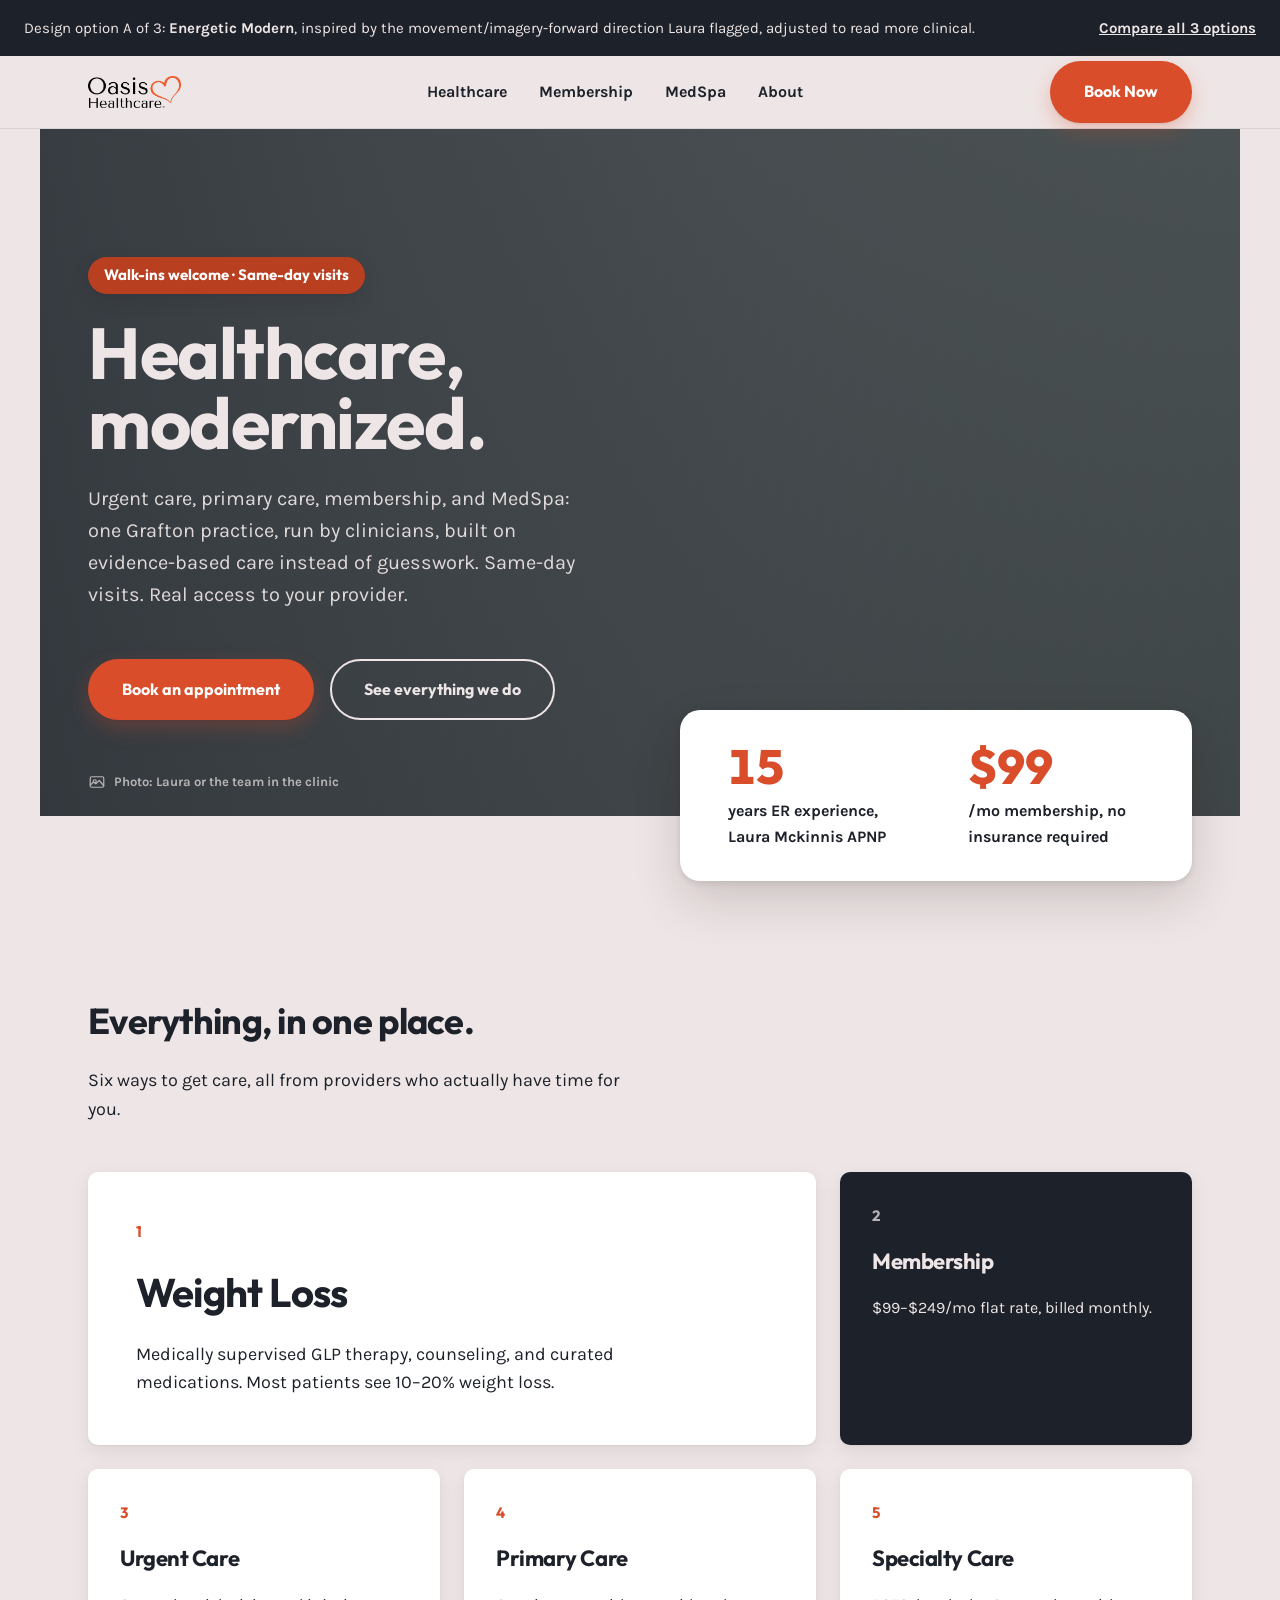
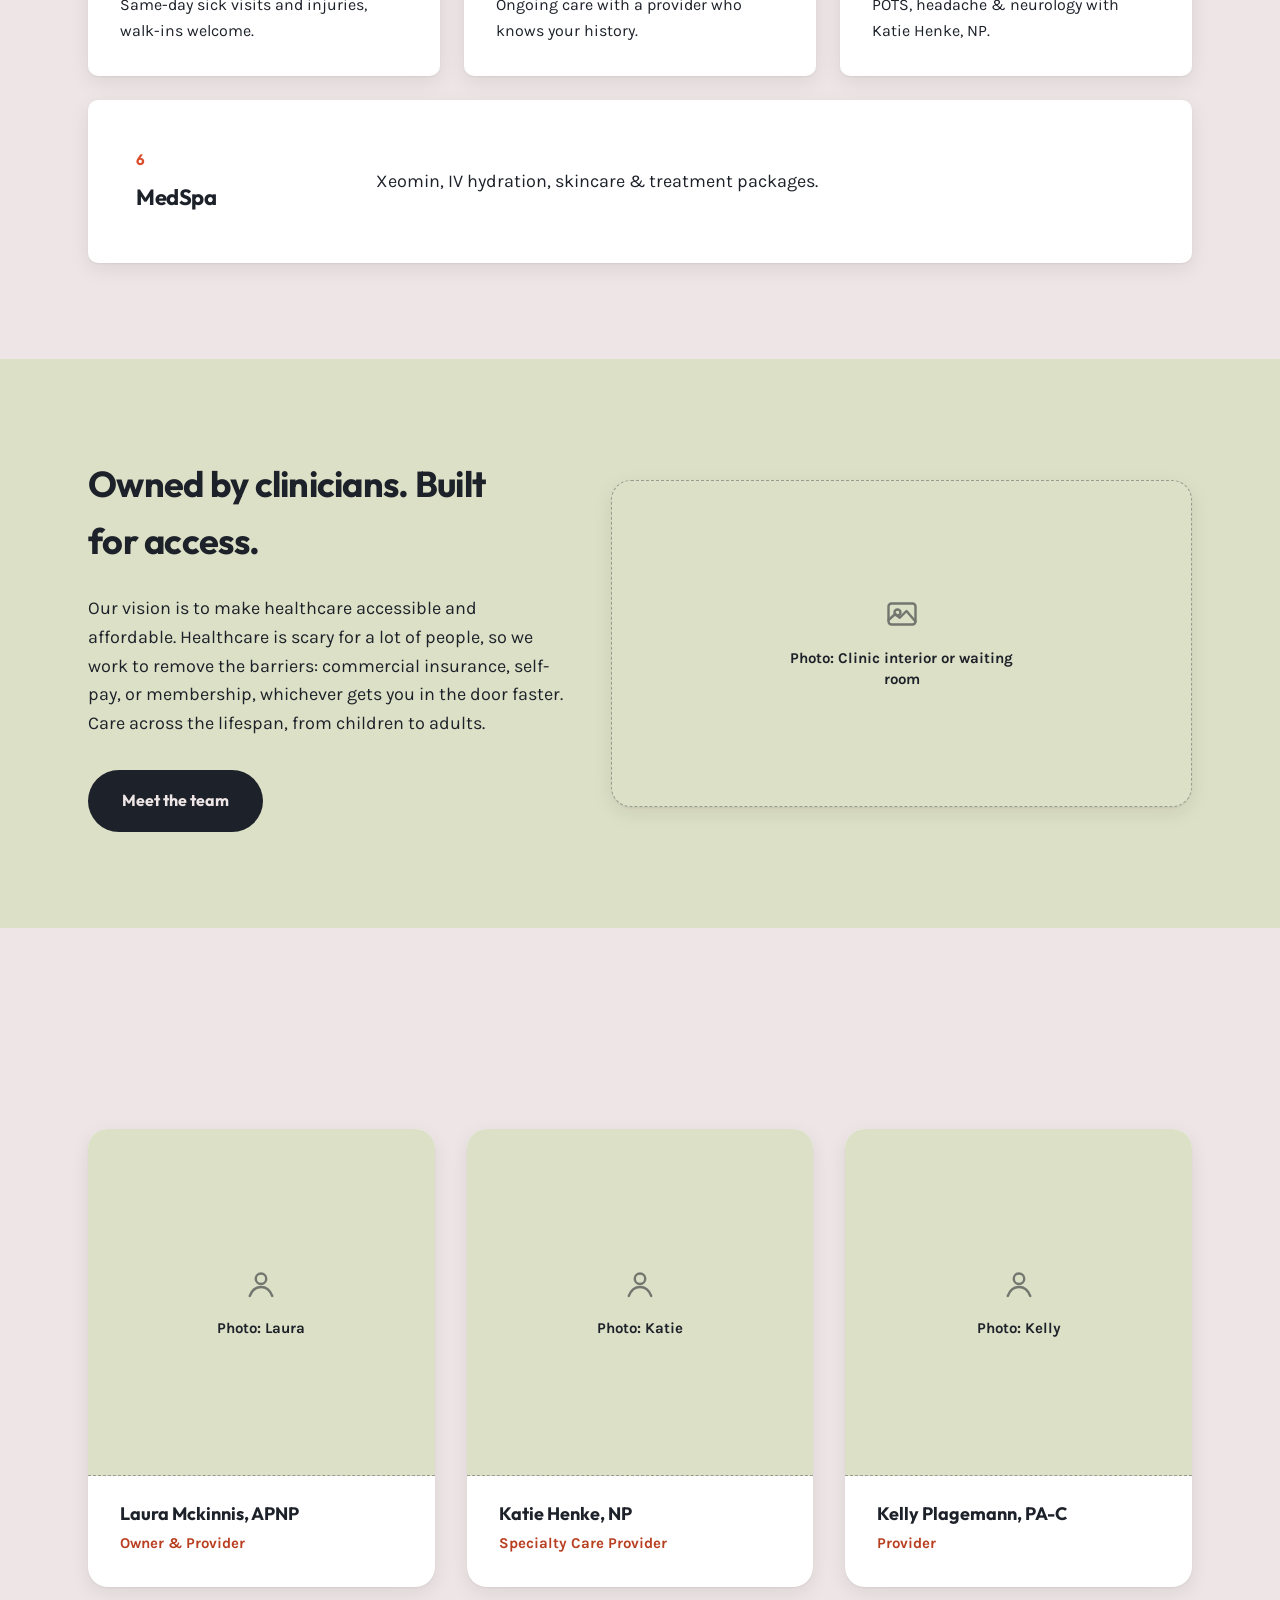
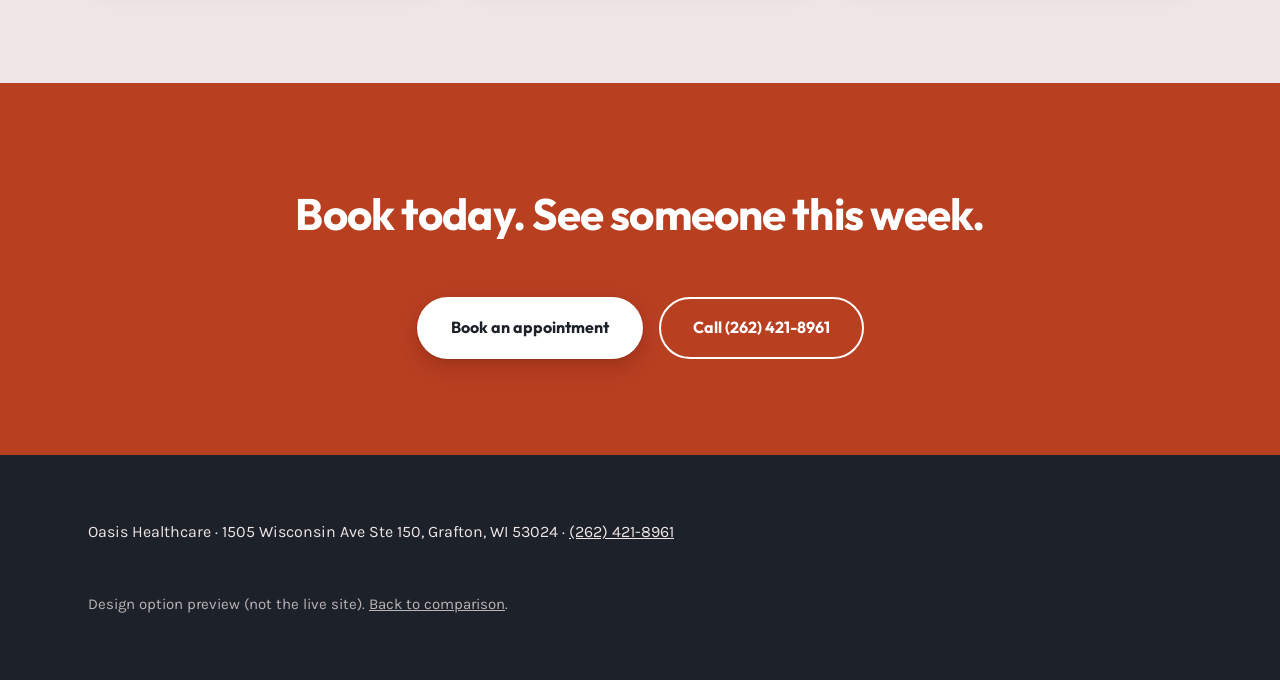
<file: previews/landing-energetic.html>
<!DOCTYPE html>
<html lang="en">
<head>
<meta charset="utf-8">
<meta name="viewport" content="width=device-width, initial-scale=1">
<title>Option A: Energetic Modern | Oasis Healthcare Landing Page Preview</title>
<meta name="description" content="Homepage design option for Oasis Healthcare: energetic, modern, service-forward. Preview only.">
<meta name="robots" content="noindex,nofollow">
<link rel="icon" href="../favicon.ico" sizes="any">
<link rel="preconnect" href="https://fonts.googleapis.com">
<link rel="preconnect" href="https://fonts.gstatic.com" crossorigin>
<link href="https://fonts.googleapis.com/css2?family=Outfit:wght@400;500;600;700;800&family=Karla:ital,wght@0,400;0,700;1,400&display=swap" rel="stylesheet">
<style>
  :root {
    --color-paper: #EEE6E6;
    --color-sage: #DCE0C6;
    --color-ink: #1D2129;
    --color-slate: #3C485A;
    --color-accent: #D94D2A;
    --color-accent-deep: #B93F21;
    --color-white: #FFFFFF;
    --font-display: 'Outfit', 'Helvetica Neue', Arial, sans-serif;
    --font-body: 'Karla', 'Helvetica Neue', Arial, sans-serif;
    --space-1: 0.5rem; --space-2: 1rem; --space-3: 1.5rem; --space-4: 2rem;
    --space-5: 3rem; --space-6: 4rem; --space-7: 6rem; --space-8: 8rem;
    --max-width: 75rem;
    --radius-md: 10px;
    --radius-lg: 20px;
    --shadow-raised: 0 1px 2px rgba(29,18,10,0.06), 0 6px 20px rgba(29,18,10,0.08);
    --shadow-overlay: 0 2px 6px rgba(29,18,10,0.10), 0 20px 48px rgba(29,18,10,0.16);
  }
  *, *::before, *::after { box-sizing: border-box; }
  html { overflow-x: clip; -webkit-text-size-adjust: 100%; }
  body { margin: 0; overflow-x: clip; background: var(--color-paper); color: var(--color-ink); font-family: var(--font-body); font-size: 1rem; line-height: 1.6; -webkit-font-smoothing: antialiased; }
  img, svg { display: block; max-width: 100%; height: auto; }
  a { color: inherit; text-decoration: none; }
  ul { margin: 0; padding: 0; list-style: none; }
  h1, h2, h3, h4 { font-family: var(--font-display); font-weight: 700; margin: 0; overflow-wrap: anywhere; min-width: 0; letter-spacing: -0.02em; }
  p { margin: 0; }
  a:focus-visible, button:focus-visible { outline: 2px solid var(--color-ink); outline-offset: 2px; }

  .previewbar { background: var(--color-ink); color: var(--color-paper); font-family: var(--font-body); font-size: 0.9375rem; padding: var(--space-2) var(--space-3); display: flex; flex-wrap: wrap; gap: var(--space-2); align-items: center; justify-content: space-between; }
  .previewbar a { text-decoration: underline; font-weight: 700; }

  .wrap { max-width: var(--max-width); margin-inline: auto; padding-inline: var(--space-3); }
  @media (min-width: 48rem) { .wrap { padding-inline: var(--space-5); } }
  .section { padding-block: var(--space-6); }
  @media (min-width: 48rem) { .section { padding-block: var(--space-7); } }
  /* clears the hero stat card, which hangs into this section on wide screens */
  @media (min-width: 56rem) { #services { padding-top: calc(var(--space-8) + var(--space-5)); } }
  .section--sage { background: var(--color-sage); }

  /* Safe, progressive scroll reveal: base state is fully visible. JS adds
     .reveal-armed right before observing, so if JS never runs nothing is
     ever hidden. Animates opacity/transform only. */
  [data-reveal].reveal-armed { opacity: 0; transform: translateY(20px); transition: opacity 600ms cubic-bezier(.16,1,.3,1), transform 600ms cubic-bezier(.16,1,.3,1); }
  [data-reveal].reveal-armed.is-visible { opacity: 1; transform: translateY(0); }
  @media (prefers-reduced-motion: reduce) { [data-reveal].reveal-armed { opacity: 1; transform: none; transition: none; } }

  .nav { position: sticky; top: 0; z-index: 40; background: rgba(238,230,230,0.95); backdrop-filter: blur(10px); -webkit-backdrop-filter: blur(10px); border-bottom: 1px solid rgba(29,33,41,0.1); }
  .nav__row { display: flex; align-items: center; justify-content: space-between; gap: var(--space-3); height: 4.5rem; }
  .nav__logo img { height: 2rem; width: auto; }
  .nav__links { display: none; align-items: center; gap: var(--space-4); font-weight: 700; }
  @media (min-width: 64rem) { .nav__links { display: flex; } }
  .nav__links a { position: relative; padding: var(--space-1) 0; }
  .nav__links a::after { content: ""; position: absolute; left: 0; right: 0; bottom: -2px; height: 2px; background: var(--color-accent); transform: scaleX(0); transform-origin: left; transition: transform 200ms ease; }
  .nav__links a:hover::after { transform: scaleX(1); }

  .btn { display: inline-flex; align-items: center; justify-content: center; gap: var(--space-1); padding: var(--space-2) var(--space-4); font-family: var(--font-display); font-weight: 700; font-size: 1rem; border-radius: 999px; border: 2px solid transparent; cursor: pointer; min-height: 44px; transition: transform 150ms ease; position: relative; }
  .btn--primary { background: var(--color-accent); color: var(--color-white); box-shadow: 0 1px 2px rgba(29,18,10,0.08), 0 8px 20px rgba(217,77,42,0.28); }
  .btn--primary:hover { background: var(--color-accent-deep); transform: translateY(-2px); box-shadow: 0 2px 4px rgba(29,18,10,0.10), 0 14px 28px rgba(217,77,42,0.32); }
  .btn--ink { background: var(--color-ink); color: var(--color-paper); }
  .btn--ink:hover { transform: translateY(-2px); }
  .btn--outline { background: transparent; color: var(--color-ink); border-color: var(--color-ink); }
  .btn--outline:hover { background: var(--color-ink); color: var(--color-paper); transform: translateY(-2px); }

  /* Hero is layered: .hero__media clips the (parallaxing) photo and holds the
     scrim, content sits above it, and the stat card floats over the boundary
     into the next section. .hero itself must stay overflow:visible for that
     overhang, which is why the photo gets its own clipping wrapper. */
  .hero { padding-block: var(--space-8) var(--space-7); position: relative; overflow: visible; }
  .hero__media { position: absolute; inset: 0; z-index: 0; overflow: hidden; }
  .hero__media::after {
    content: "";
    position: absolute;
    inset: 0;
    z-index: 1;
    background: linear-gradient(90deg, rgba(29,33,41,0.76) 0%, rgba(29,33,41,0.58) 42%, rgba(29,33,41,0.30) 100%);
  }
  .hero__photo-bg {
    position: absolute;
    inset: 0;
    z-index: 0;
    background: linear-gradient(120deg, #8B9391 0%, #6C7472 50%, #4E5654 100%);
  }
  /* Scroll-linked parallax on the photo only (never the scrim, which must keep
     full coverage). Transform-only, no scroll listeners; if the browser lacks
     scroll-driven animations the photo simply sits still. */
  @media (prefers-reduced-motion: no-preference) {
    @supports (animation-timeline: view()) {
      .hero__photo-bg { animation: hero-parallax linear both; animation-timeline: view(); }
    }
  }
  @keyframes hero-parallax {
    from { transform: translate3d(0, -4%, 0) scale(1.09); }
    to   { transform: translate3d(0, 4%, 0) scale(1.09); }
  }
  /* sits bottom-left: the stat card occupies bottom-right on wide screens */
  .hero__photo-label { position: absolute; left: var(--space-3); bottom: var(--space-3); z-index: 2; display: flex; align-items: center; gap: var(--space-1); color: var(--color-paper); opacity: 0.7; font-size: 0.8125rem; font-weight: 700; }
  @media (min-width: 48rem) { .hero__photo-label { left: var(--space-5); } }
  .hero__photo-label svg { width: 1.125rem; height: 1.125rem; }

  .hero__content { position: relative; z-index: 2; max-width: 34rem; }
  .hero__badge { display: inline-flex; align-items: center; gap: var(--space-1); background: var(--color-accent-deep); color: var(--color-white); font-family: var(--font-display); font-weight: 700; font-size: 0.9375rem; padding: 0.4rem var(--space-2) 0.4rem var(--space-2); border-radius: 999px; box-shadow: var(--shadow-raised); margin-bottom: var(--space-3); }
  .hero h1 { font-size: 2.75rem; line-height: 0.98; color: var(--color-paper); }
  @media (min-width: 48rem) { .hero h1 { font-size: 4.5rem; } }
  .hero__lede { font-size: 1.25rem; max-width: 32rem; margin-top: var(--space-3); color: var(--color-paper); opacity: 0.92; }
  .hero__actions { display: flex; flex-wrap: wrap; gap: var(--space-2); margin-top: var(--space-5); }
  .hero .btn--outline { color: var(--color-paper); border-color: var(--color-paper); }
  .hero .btn--outline:hover { background: var(--color-paper); color: var(--color-ink); }

  .hero__float {
    position: relative;
    z-index: 3;
    margin-top: var(--space-6);
    background: var(--color-white);
    border-radius: var(--radius-lg);
    box-shadow: var(--shadow-overlay);
    padding: var(--space-4);
    display: flex;
    flex-wrap: wrap;
    gap: var(--space-5);
  }
  @media (min-width: 56rem) {
    .hero__float {
      position: absolute;
      right: var(--space-5);
      bottom: 0;
      transform: translateY(38%);
      margin-top: 0;
      width: min(32rem, 52%);
      flex-wrap: nowrap;
      gap: var(--space-4);
      padding: var(--space-4) var(--space-5);
    }
    .hero__float .stat-row__item { flex: 1 1 0; }
  }

  .photo-placeholder {
    display: flex;
    flex-direction: column;
    align-items: center;
    justify-content: center;
    gap: var(--space-2);
    background: var(--color-sage);
    border: 1.5px dashed rgba(29,33,41,0.35);
    border-radius: var(--radius-lg);
    color: var(--color-ink);
    text-align: center;
    padding: var(--space-4);
    box-shadow: var(--shadow-raised);
  }
  .photo-placeholder svg { width: 2.25rem; height: 2.25rem; opacity: 0.55; }
  .photo-placeholder span { font-size: 0.9375rem; font-weight: 700; max-width: 14rem; line-height: 1.4; }
  .photo-placeholder--wide { aspect-ratio: 16 / 9; }
  .photo-placeholder--square { aspect-ratio: 1; }

  .grid { display: grid; gap: var(--space-3); }
  @media (min-width: 40rem) { .grid { grid-template-columns: repeat(2, 1fr); } }
  @media (min-width: 64rem) { .grid--tiles { grid-template-columns: repeat(3, 1fr); } }

  /* Bento: the two tiles Laura wants pushed get size (weight loss) and
     contrast (membership) instead of every service reading as equal weight.
     Spans are chosen so no cell is left empty at 1, 2, or 3 columns. */
  @media (min-width: 40rem) {
    .tile--feature, .tile--wide { grid-column: span 2; }
  }
  @media (min-width: 64rem) {
    .tile--feature { grid-column: span 2; }
    .tile--wide { grid-column: span 3; }
  }

  .tile { background: var(--color-white); padding: var(--space-4); display: flex; flex-direction: column; gap: var(--space-2); border-radius: var(--radius-md); box-shadow: var(--shadow-raised); transition: transform 200ms ease, box-shadow 200ms ease; }
  .tile:hover { transform: translateY(-3px); box-shadow: var(--shadow-overlay); }
  .tile__num { font-family: var(--font-display); font-size: 0.9375rem; font-weight: 700; color: var(--color-accent); }
  .tile h3 { font-size: 1.375rem; }
  .tile p { font-size: 1rem; }

  .tile--feature { padding: var(--space-5); justify-content: flex-end; min-height: 14rem; }
  .tile--feature h3 { font-size: 2rem; }
  @media (min-width: 48rem) { .tile--feature h3 { font-size: 2.5rem; } }
  .tile--feature p { font-size: 1.125rem; max-width: 32rem; }

  /* accent numeral fails contrast on ink (3.88:1), so the dark tile uses paper */
  .tile--dark { background: var(--color-ink); color: var(--color-paper); }
  .tile--dark h3 { color: var(--color-paper); }
  .tile--dark .tile__num { color: var(--color-paper); opacity: 0.75; }

  .tile--wide { gap: var(--space-3); }
  .tile__lead { display: flex; flex-direction: column; gap: var(--space-1); flex: 0 0 auto; }
  @media (min-width: 48rem) {
    .tile--wide { flex-direction: row; align-items: center; gap: var(--space-6); padding: var(--space-5); }
    .tile__lead { min-width: 11rem; }
    .tile--wide p { max-width: 42rem; font-size: 1.125rem; }
  }

  .stat-row { display: flex; flex-wrap: wrap; gap: var(--space-6); margin-top: var(--space-5); }
  .stat-row__item .num { font-family: var(--font-display); font-size: 3rem; font-weight: 800; color: var(--color-accent); line-height: 1; font-variant-numeric: tabular-nums; }
  .stat-row__item .label { margin-top: var(--space-1); font-weight: 700; }

  /* The one saturated band. Must be accent-deep, not brand accent: white on
     #D94D2A is only 4.16:1, white on #B93F21 is 5.53:1. */
  .section--accent { background: var(--color-accent-deep); color: var(--color-white); }
  .section--accent h1, .section--accent h2, .section--accent h3 { color: var(--color-white); }
  .section--accent .btn--primary { background: var(--color-white); color: var(--color-ink); box-shadow: 0 1px 2px rgba(29,18,10,0.10), 0 8px 20px rgba(60,10,0,0.22); }
  .section--accent .btn--primary:hover { background: var(--color-paper); }
  .section--accent .btn--outline { color: var(--color-white); border-color: var(--color-white); }
  .section--accent .btn--outline:hover { background: var(--color-white); color: var(--color-accent-deep); }

  .editorial { display: grid; gap: var(--space-5); align-items: center; }
  @media (min-width: 56rem) { .editorial { grid-template-columns: 0.9fr 1.1fr; } }
  .editorial--reverse { direction: rtl; }
  .editorial--reverse > * { direction: ltr; }

  .provider-row { display: grid; gap: var(--space-4); margin-top: var(--space-5); }
  @media (min-width: 48rem) { .provider-row { grid-template-columns: repeat(3, 1fr); } }
  .provider-card { background: var(--color-white); border-radius: var(--radius-lg); overflow: hidden; box-shadow: var(--shadow-raised); transition: transform 200ms ease, box-shadow 200ms ease; }
  .provider-card:hover { transform: translateY(-4px); box-shadow: var(--shadow-overlay); }
  .provider-card .photo-placeholder { border-radius: 0; box-shadow: none; border-width: 0 0 1.5px 0; }
  .provider-card__body { padding: var(--space-3) var(--space-4) var(--space-4); }
  .provider-card__name { font-family: var(--font-display); font-weight: 700; font-size: 1.125rem; }
  .provider-card__role { color: var(--color-accent-deep); font-weight: 700; margin-top: 0.15em; font-size: 0.9375rem; }

  .footer { background: var(--color-ink); color: var(--color-paper); padding-block: var(--space-6); }
  .footer a { text-decoration: underline; }
  .footer__bottom { margin-top: var(--space-5); font-size: 0.9375rem; opacity: 0.75; }
</style>
</head>
<body>
<div class="previewbar">
  <span>Design option A of 3: <strong>Energetic Modern</strong>, inspired by the movement/imagery-forward direction Laura flagged, adjusted to read more clinical.</span>
  <a href="index.html">Compare all 3 options</a>
</div>

<nav class="nav">
  <div class="wrap nav__row">
    <a class="nav__logo" href="#top" aria-label="Oasis Healthcare">
      <img src="../images/oasis-healthcare-wordmark.png" alt="Oasis Healthcare" width="1301" height="450">
    </a>
    <div class="nav__links">
      <a href="../healthcare.html">Healthcare</a>
      <a href="../membership.html">Membership</a>
      <a href="../medspa.html">MedSpa</a>
      <a href="../about.html">About</a>
    </div>
    <a class="btn btn--primary" href="../contact.html">Book Now</a>
  </div>
</nav>

<main id="top">
  <section class="hero wrap">
    <div class="hero__media">
      <div class="hero__photo-bg" role="img" aria-label="Photo placeholder: Laura or the team in the clinic"></div>
    </div>
    <div class="hero__photo-label">
      <svg viewBox="0 0 24 24" fill="none" aria-hidden="true"><rect x="3" y="5" width="18" height="14" rx="2" stroke="currentColor" stroke-width="1.6"/><circle cx="9" cy="11" r="2" stroke="currentColor" stroke-width="1.6"/><path d="M3 16l4.5-4 3 2.5L15 10l6 7" stroke="currentColor" stroke-width="1.6" stroke-linecap="round" stroke-linejoin="round"/></svg>
      <span>Photo: Laura or the team in the clinic</span>
    </div>
    <div class="hero__content">
      <p class="hero__badge">Walk-ins welcome &middot; Same-day visits</p>
      <h1>Healthcare, modernized.</h1>
      <p class="hero__lede">Urgent care, primary care, membership, and MedSpa: one Grafton practice, run by clinicians, built on evidence-based care instead of guesswork. Same-day visits. Real access to your provider.</p>
      <div class="hero__actions">
        <a class="btn btn--primary" href="../contact.html">Book an appointment</a>
        <a class="btn btn--outline" href="#services">See everything we do</a>
      </div>
    </div>
    <div class="hero__float stat-row">
      <div class="stat-row__item"><div class="num" data-count="15">15</div><div class="label">years ER experience, Laura Mckinnis APNP</div></div>
      <div class="stat-row__item"><div class="num" data-count="99" data-count-prefix="$">$99</div><div class="label">/mo membership, no insurance required</div></div>
    </div>
  </section>

  <section class="section" id="services">
    <div class="wrap">
      <h2 style="font-size: 2.25rem;" data-reveal>Everything, in one place.</h2>
      <p style="margin-top: var(--space-2); max-width: 34rem; font-size: 1.125rem;" data-reveal>Six ways to get care, all from providers who actually have time for you.</p>
    </div>
    <div class="wrap" style="margin-top: var(--space-5);">
      <div class="grid grid--tiles" data-reveal>
        <div class="tile tile--feature"><div class="tile__num">1</div><h3>Weight Loss</h3><p>Medically supervised GLP therapy, counseling, and curated medications. Most patients see 10&ndash;20% weight loss.</p></div>
        <div class="tile tile--dark"><div class="tile__num">2</div><h3>Membership</h3><p>$99&ndash;$249/mo flat rate, billed monthly.</p></div>
        <div class="tile"><div class="tile__num">3</div><h3>Urgent Care</h3><p>Same-day sick visits and injuries, walk-ins welcome.</p></div>
        <div class="tile"><div class="tile__num">4</div><h3>Primary Care</h3><p>Ongoing care with a provider who knows your history.</p></div>
        <div class="tile"><div class="tile__num">5</div><h3>Specialty Care</h3><p>POTS, headache &amp; neurology with Katie Henke, NP.</p></div>
        <div class="tile tile--wide">
          <div class="tile__lead"><div class="tile__num">6</div><h3>MedSpa</h3></div>
          <p>Xeomin, IV hydration, skincare &amp; treatment packages.</p>
        </div>
      </div>
    </div>
  </section>

  <section class="section section--sage">
    <div class="wrap editorial" data-reveal>
      <div>
        <h2 style="font-size: 2.25rem; max-width: 26rem;">Owned by clinicians. Built for access.</h2>
        <p style="margin-top: var(--space-3); max-width: 30rem; font-size: 1.125rem;">Our vision is to make healthcare accessible and affordable. Healthcare is scary for a lot of people, so we work to remove the barriers: commercial insurance, self-pay, or membership, whichever gets you in the door faster. Care across the lifespan, from children to adults.</p>
        <a class="btn btn--ink" style="margin-top: var(--space-4);" href="../about.html">Meet the team</a>
      </div>
      <div class="photo-placeholder photo-placeholder--wide" role="img" aria-label="Photo placeholder">
        <svg viewBox="0 0 24 24" fill="none" aria-hidden="true"><rect x="3" y="5" width="18" height="14" rx="2" stroke="currentColor" stroke-width="1.6"/><circle cx="9" cy="11" r="2" stroke="currentColor" stroke-width="1.6"/><path d="M3 16l4.5-4 3 2.5L15 10l6 7" stroke="currentColor" stroke-width="1.6" stroke-linecap="round" stroke-linejoin="round"/></svg>
        <span>Photo: Clinic interior or waiting room</span>
      </div>
    </div>
  </section>

  <section class="section" id="providers">
    <div class="wrap">
      <h2 style="font-size: 2.25rem;" data-reveal>Your providers.</h2>
      <div class="provider-row" data-reveal>
        <div class="provider-card">
          <div class="photo-placeholder photo-placeholder--square" role="img" aria-label="Photo placeholder: Laura Mckinnis">
            <svg viewBox="0 0 24 24" fill="none" aria-hidden="true"><circle cx="12" cy="8.5" r="3.5" stroke="currentColor" stroke-width="1.6"/><path d="M4.5 20c1.5-4 4.5-6 7.5-6s6 2 7.5 6" stroke="currentColor" stroke-width="1.6" stroke-linecap="round"/></svg>
            <span>Photo: Laura</span>
          </div>
          <div class="provider-card__body">
            <div class="provider-card__name">Laura Mckinnis, APNP</div>
            <div class="provider-card__role">Owner &amp; Provider</div>
          </div>
        </div>
        <div class="provider-card">
          <div class="photo-placeholder photo-placeholder--square" role="img" aria-label="Photo placeholder: Katie Henke">
            <svg viewBox="0 0 24 24" fill="none" aria-hidden="true"><circle cx="12" cy="8.5" r="3.5" stroke="currentColor" stroke-width="1.6"/><path d="M4.5 20c1.5-4 4.5-6 7.5-6s6 2 7.5 6" stroke="currentColor" stroke-width="1.6" stroke-linecap="round"/></svg>
            <span>Photo: Katie</span>
          </div>
          <div class="provider-card__body">
            <div class="provider-card__name">Katie Henke, NP</div>
            <div class="provider-card__role">Specialty Care Provider</div>
          </div>
        </div>
        <div class="provider-card">
          <div class="photo-placeholder photo-placeholder--square" role="img" aria-label="Photo placeholder: Kelly Plagemann">
            <svg viewBox="0 0 24 24" fill="none" aria-hidden="true"><circle cx="12" cy="8.5" r="3.5" stroke="currentColor" stroke-width="1.6"/><path d="M4.5 20c1.5-4 4.5-6 7.5-6s6 2 7.5 6" stroke="currentColor" stroke-width="1.6" stroke-linecap="round"/></svg>
            <span>Photo: Kelly</span>
          </div>
          <div class="provider-card__body">
            <div class="provider-card__name">Kelly Plagemann, PA-C</div>
            <div class="provider-card__role">Provider</div>
          </div>
        </div>
      </div>
    </div>
  </section>

  <section class="section section--accent">
    <div class="wrap" style="text-align:center;" data-reveal>
      <h2 style="font-size: 2.75rem;">Book today. See someone this week.</h2>
      <div class="hero__actions" style="justify-content:center;">
        <a class="btn btn--primary" href="../contact.html">Book an appointment</a>
        <a class="btn btn--outline" href="tel:+12624218961">Call (262) 421-8961</a>
      </div>
    </div>
  </section>
</main>

<footer class="footer">
  <div class="wrap">
    <p>Oasis Healthcare &middot; 1505 Wisconsin Ave Ste 150, Grafton, WI 53024 &middot; <a href="tel:+12624218961">(262) 421-8961</a></p>
    <p class="footer__bottom">Design option preview (not the live site). <a href="index.html">Back to comparison</a>.</p>
  </div>
</footer>

<script>
document.addEventListener('DOMContentLoaded', function () {
  var targets = document.querySelectorAll('[data-reveal]');
  if (!targets.length || !('IntersectionObserver' in window)) return;
  targets.forEach(function (el) { el.classList.add('reveal-armed'); });
  var io = new IntersectionObserver(function (entries) {
    entries.forEach(function (entry) {
      if (entry.isIntersecting) {
        entry.target.classList.add('is-visible');
        io.unobserve(entry.target);
      }
    });
  }, { threshold: 0.12, rootMargin: '0px 0px -60px 0px' });
  targets.forEach(function (el) { io.observe(el); });
});

// Count-up on the hero stats. The final value is already in the HTML, so with
// no JS (or with reduced motion) the correct number is what renders.
document.addEventListener('DOMContentLoaded', function () {
  var counters = document.querySelectorAll('[data-count]');
  if (!counters.length || !('IntersectionObserver' in window)) return;
  if (window.matchMedia && window.matchMedia('(prefers-reduced-motion: reduce)').matches) return;

  var io = new IntersectionObserver(function (entries) {
    entries.forEach(function (entry) {
      if (!entry.isIntersecting) return;
      var el = entry.target;
      io.unobserve(el);
      var target = parseFloat(el.getAttribute('data-count'));
      var prefix = el.getAttribute('data-count-prefix') || '';
      var final = el.textContent;
      var duration = 900;
      var started = null;
      function tick(now) {
        if (started === null) started = now;
        var p = Math.min((now - started) / duration, 1);
        var eased = 1 - Math.pow(1 - p, 3);
        if (p < 1) {
          el.textContent = prefix + Math.round(target * eased);
          requestAnimationFrame(tick);
        } else {
          el.textContent = final;
        }
      }
      requestAnimationFrame(tick);
    });
  }, { threshold: 0.5 });

  counters.forEach(function (el) { io.observe(el); });
});
</script>
</body>
</html>
</file>
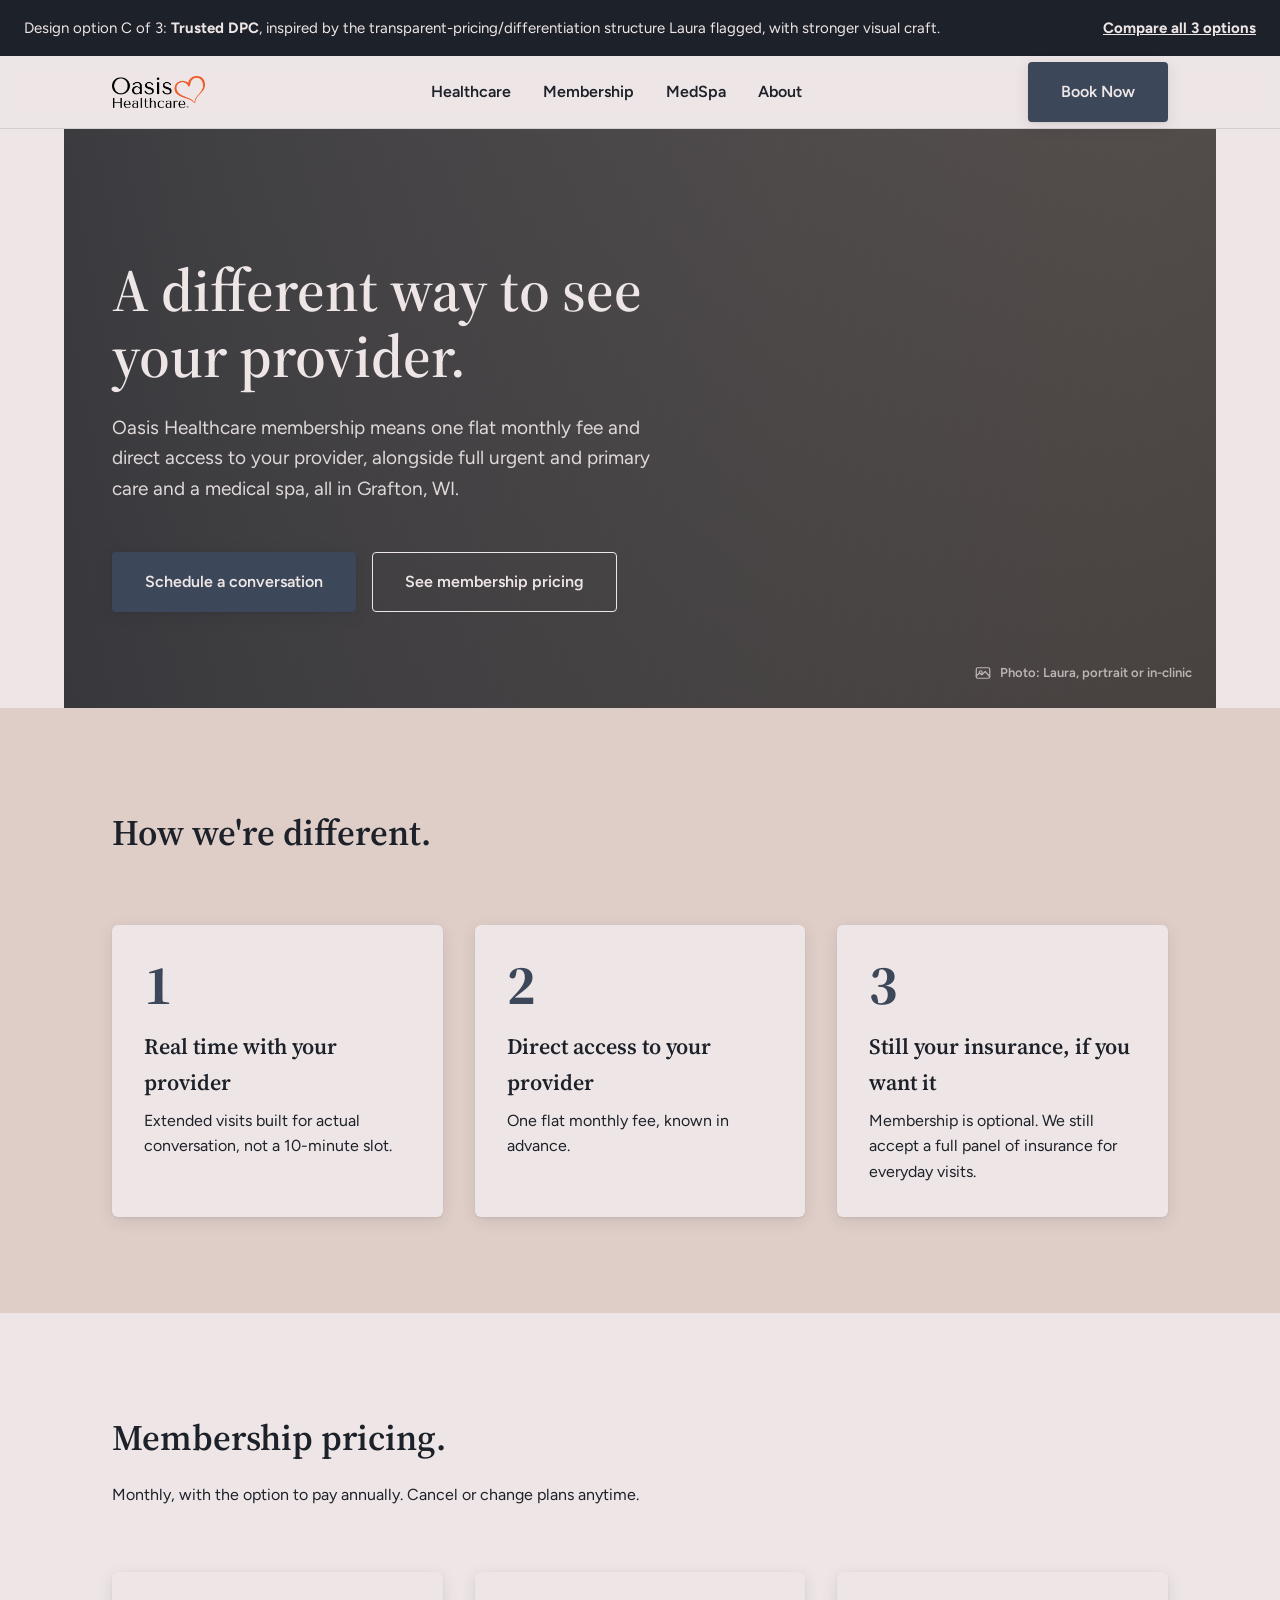
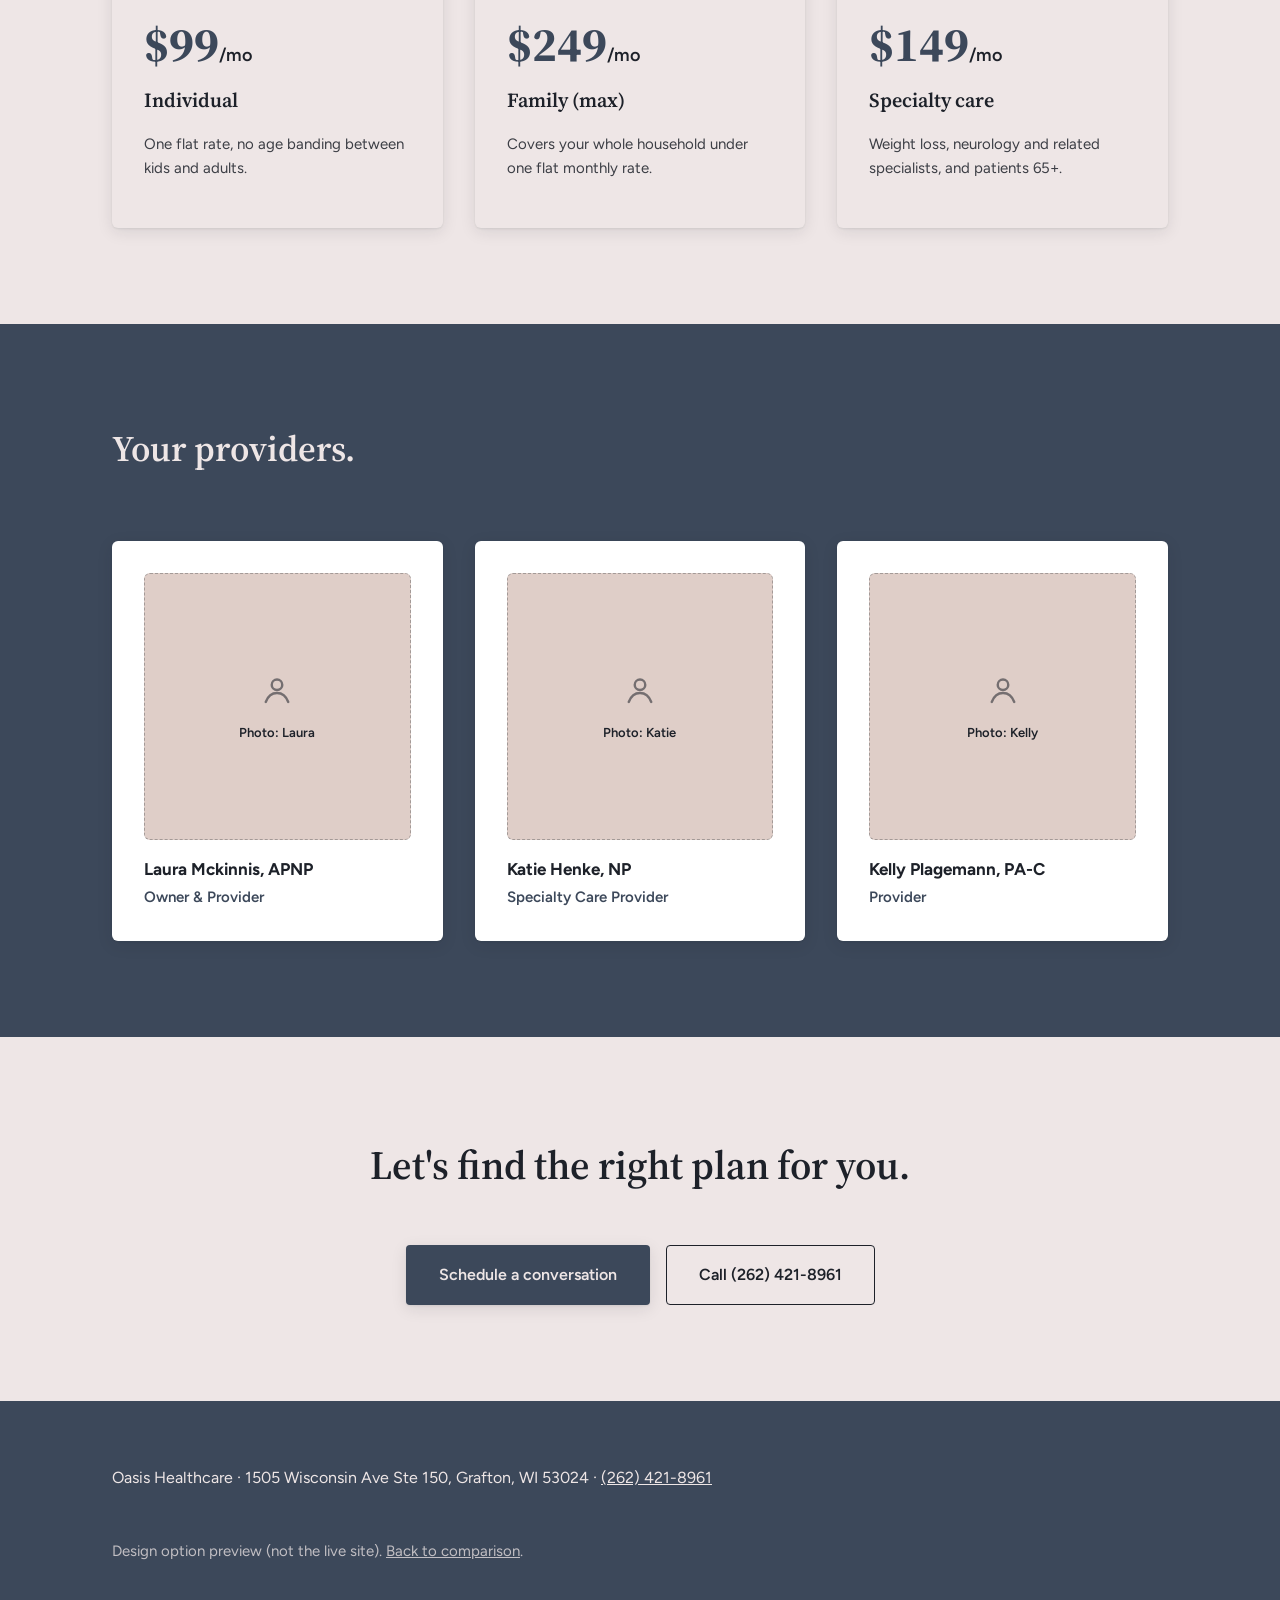
<file: previews/landing-trusted.html>
<!DOCTYPE html>
<html lang="en">
<head>
<meta charset="utf-8">
<meta name="viewport" content="width=device-width, initial-scale=1">
<title>Option C: Trusted DPC | Oasis Healthcare Landing Page Preview</title>
<meta name="description" content="Homepage design option for Oasis Healthcare: trust-forward, transparent, membership-led. Preview only.">
<meta name="robots" content="noindex,nofollow">
<link rel="icon" href="../favicon.ico" sizes="any">
<link rel="preconnect" href="https://fonts.googleapis.com">
<link rel="preconnect" href="https://fonts.gstatic.com" crossorigin>
<link href="https://fonts.googleapis.com/css2?family=Source+Serif+4:opsz,wght@8..60,400;8..60,600;8..60,700&family=Figtree:wght@400;500;600;700&display=swap" rel="stylesheet">
<style>
  :root {
    --color-paper: #EEE6E6;
    --color-tan: #DFCEC8;
    --color-ink: #1D2129;
    --color-slate: #3C485A;
    --color-slate-deep: #2A3341;
    --color-accent: #D94D2A;
    --color-white: #FFFFFF;
    --font-display: 'Source Serif 4', Georgia, serif;
    --font-body: 'Figtree', -apple-system, BlinkMacSystemFont, 'Segoe UI', Roboto, sans-serif;
    --space-1: 0.5rem; --space-2: 1rem; --space-3: 1.5rem; --space-4: 2rem;
    --space-5: 3rem; --space-6: 4rem; --space-7: 6rem; --space-8: 8rem;
    --max-width: 72rem;
    --radius-sm: 4px;
    --radius-md: 6px;
    --radius-lg: 14px;
    --shadow-raised: 0 1px 2px rgba(29,33,41,0.08), 0 4px 16px rgba(29,33,41,0.10);
    --shadow-overlay: 0 2px 6px rgba(29,33,41,0.10), 0 18px 36px rgba(29,33,41,0.16);
  }
  *, *::before, *::after { box-sizing: border-box; }
  html { overflow-x: clip; -webkit-text-size-adjust: 100%; }
  body { margin: 0; overflow-x: clip; background: var(--color-paper); color: var(--color-ink); font-family: var(--font-body); font-size: 1rem; line-height: 1.6; -webkit-font-smoothing: antialiased; }
  img, svg { display: block; max-width: 100%; height: auto; }
  a { color: inherit; text-decoration: none; }
  ul { margin: 0; padding: 0; list-style: none; }
  h1, h2, h3, h4 { font-family: var(--font-display); font-weight: 600; margin: 0; overflow-wrap: anywhere; min-width: 0; }
  p { margin: 0; }
  a:focus-visible, button:focus-visible { outline: 2px solid var(--color-accent); outline-offset: 2px; }

  .previewbar { background: var(--color-ink); color: var(--color-paper); font-family: var(--font-body); font-size: 0.9375rem; padding: var(--space-2) var(--space-3); display: flex; flex-wrap: wrap; gap: var(--space-2); align-items: center; justify-content: space-between; }
  .previewbar a { text-decoration: underline; font-weight: 700; }

  .wrap { max-width: var(--max-width); margin-inline: auto; padding-inline: var(--space-3); }
  @media (min-width: 48rem) { .wrap { padding-inline: var(--space-5); } }
  .section { padding-block: var(--space-6); }
  @media (min-width: 48rem) { .section { padding-block: var(--space-7); } }
  .section--tan { background: var(--color-tan); }
  .section--slate { background: var(--color-slate); color: var(--color-paper); }
  .section--slate h1, .section--slate h2, .section--slate h3 { color: var(--color-paper); }

  /* Safe, progressive scroll reveal: base state is fully visible. JS adds
     .reveal-armed right before observing, so if JS never runs nothing is
     ever hidden. Animates opacity/transform only. */
  [data-reveal].reveal-armed { opacity: 0; transform: translateY(20px); transition: opacity 600ms cubic-bezier(.16,1,.3,1), transform 600ms cubic-bezier(.16,1,.3,1); }
  [data-reveal].reveal-armed.is-visible { opacity: 1; transform: translateY(0); }
  @media (prefers-reduced-motion: reduce) { [data-reveal].reveal-armed { opacity: 1; transform: none; transition: none; } }

  .nav { position: sticky; top: 0; z-index: 40; background: rgba(238,230,230,0.95); backdrop-filter: blur(10px); -webkit-backdrop-filter: blur(10px); border-bottom: 1px solid rgba(29,33,41,0.12); }
  .nav__row { display: flex; align-items: center; justify-content: space-between; gap: var(--space-3); height: 4.5rem; }
  .nav__logo img { height: 2rem; width: auto; }
  .nav__links { display: none; align-items: center; gap: var(--space-4); font-weight: 600; font-family: var(--font-body); }
  @media (min-width: 64rem) { .nav__links { display: flex; } }
  .nav__links a:hover { color: var(--color-slate); }

  .btn { display: inline-flex; align-items: center; justify-content: center; gap: var(--space-1); padding: var(--space-2) var(--space-4); font-family: var(--font-body); font-weight: 600; font-size: 1rem; border-radius: var(--radius-sm); border: 1.5px solid transparent; cursor: pointer; min-height: 44px; box-shadow: var(--shadow-raised); transition: transform 150ms ease; }
  .btn--slate { background: var(--color-slate); color: var(--color-paper); }
  .btn--slate:hover { background: var(--color-slate-deep); transform: translateY(-1px); }
  .btn--line { background: var(--color-paper); color: var(--color-ink); border-color: var(--color-ink); box-shadow: none; }
  .btn--line:hover { background: var(--color-ink); color: var(--color-paper); }
  .section--slate .btn--line { background: transparent; color: var(--color-paper); border-color: var(--color-paper); }
  .section--slate .btn--line:hover { background: var(--color-paper); color: var(--color-slate); }

  .hero { padding-block: var(--space-8) var(--space-7); position: relative; overflow: hidden; }
  .hero__photo-bg {
    position: absolute;
    inset: 0;
    z-index: 0;
    background: linear-gradient(120deg, #9C8F87 0%, #7C7069 50%, #5A5049 100%);
  }
  .hero__photo-bg::after {
    content: "";
    position: absolute;
    inset: 0;
    background: linear-gradient(90deg, rgba(29,33,41,0.76) 0%, rgba(29,33,41,0.58) 42%, rgba(29,33,41,0.30) 100%);
  }
  .hero__photo-label { position: absolute; right: var(--space-3); bottom: var(--space-3); z-index: 1; display: flex; align-items: center; gap: var(--space-1); color: var(--color-paper); opacity: 0.7; font-size: 0.8125rem; font-weight: 600; font-family: var(--font-body); }
  .hero__photo-label svg { width: 1.125rem; height: 1.125rem; }

  .hero__content { position: relative; z-index: 2; max-width: 36rem; }
  .hero h1 { font-size: 2.5rem; line-height: 1.1; max-width: 36rem; color: var(--color-paper); }
  @media (min-width: 48rem) { .hero h1 { font-size: 3.75rem; } }
  .hero__lede { font-size: 1.1875rem; max-width: 34rem; margin-top: var(--space-3); font-family: var(--font-body); color: var(--color-paper); opacity: 0.92; }
  .hero__actions { display: flex; flex-wrap: wrap; gap: var(--space-2); margin-top: var(--space-5); }
  .hero .btn--line { background: transparent; color: var(--color-paper); border-color: var(--color-paper); }
  .hero .btn--line:hover { background: var(--color-paper); color: var(--color-slate); }

  .photo-placeholder {
    display: flex;
    flex-direction: column;
    align-items: center;
    justify-content: center;
    gap: var(--space-2);
    background: var(--color-tan);
    border: 1.5px dashed rgba(29,33,41,0.3);
    border-radius: var(--radius-lg);
    color: var(--color-ink);
    text-align: center;
    padding: var(--space-4);
    box-shadow: var(--shadow-raised);
  }
  .photo-placeholder svg { width: 2.25rem; height: 2.25rem; opacity: 0.55; }
  .photo-placeholder span { font-size: 0.9375rem; font-weight: 600; max-width: 14rem; line-height: 1.4; font-family: var(--font-body); }
  .photo-placeholder--square { aspect-ratio: 1; border-radius: var(--radius-md); box-shadow: none; margin-bottom: var(--space-2); }
  .photo-placeholder--square span { font-size: 0.8125rem; }
  .section--slate .photo-placeholder { background: rgba(238,230,230,0.08); border-color: rgba(238,230,230,0.3); color: var(--color-paper); }

  .diff-grid { display: grid; gap: var(--space-4); margin-top: var(--space-6); }
  @media (min-width: 48rem) { .diff-grid { grid-template-columns: repeat(3, 1fr); } }
  .diff-item { background: var(--color-paper); border-radius: var(--radius-md); padding: var(--space-4); box-shadow: var(--shadow-raised); transition: transform 200ms ease, box-shadow 200ms ease; }
  .diff-item:hover { transform: translateY(-3px); box-shadow: var(--shadow-overlay); }
  .diff-item .diff-num { font-family: var(--font-display); font-size: 3.5rem; font-weight: 700; color: var(--color-slate); line-height: 1; }
  .diff-item h3 { margin-top: var(--space-2); font-size: 1.375rem; }
  .diff-item p { margin-top: var(--space-1); font-family: var(--font-body); }

  .price-grid { display: grid; gap: var(--space-4); margin-top: var(--space-6); }
  @media (min-width: 48rem) { .price-grid { grid-template-columns: repeat(3, 1fr); } }
  .price-card { background: var(--color-paper); border-radius: var(--radius-md); padding: var(--space-5) var(--space-4); box-shadow: var(--shadow-raised); transition: transform 200ms ease, box-shadow 200ms ease; }
  .price-card:hover { transform: translateY(-3px); box-shadow: var(--shadow-overlay); }
  .price-card .amount { font-family: var(--font-display); font-size: 3rem; font-weight: 700; color: var(--color-slate); line-height: 1; }
  .price-card .amount span { font-family: var(--font-body); font-size: 1.125rem; font-weight: 600; color: var(--color-ink); }
  .price-card h3 { margin-top: var(--space-2); font-size: 1.25rem; }
  .price-card p { margin-top: var(--space-2); font-family: var(--font-body); font-size: 0.9375rem; color: var(--color-ink); opacity: 0.85; }

  .provider-grid { display: grid; gap: var(--space-4); margin-top: var(--space-6); }
  @media (min-width: 48rem) { .provider-grid { grid-template-columns: repeat(3, 1fr); } }
  .provider-card { background: var(--color-white); color: var(--color-ink); border-radius: var(--radius-md); padding: var(--space-4); box-shadow: var(--shadow-raised); transition: transform 200ms ease, box-shadow 200ms ease; }
  .provider-card:hover { transform: translateY(-4px); box-shadow: var(--shadow-overlay); }
  .provider-card__name { font-family: var(--font-body); font-weight: 700; font-size: 1.0625rem; color: var(--color-ink); }
  .provider-card__role { font-size: 0.9375rem; color: var(--color-slate); font-weight: 600; margin-top: 0.15em; }
  .provider-card .photo-placeholder { background: var(--color-tan); border-color: rgba(29,33,41,0.3); color: var(--color-ink); }

  .footer { background: var(--color-slate); color: var(--color-paper); padding-block: var(--space-6); }
  .footer a { text-decoration: underline; }
  .footer__bottom { margin-top: var(--space-5); font-size: 0.9375rem; opacity: 0.75; }
</style>
</head>
<body>
<div class="previewbar">
  <span>Design option C of 3: <strong>Trusted DPC</strong>, inspired by the transparent-pricing/differentiation structure Laura flagged, with stronger visual craft.</span>
  <a href="index.html">Compare all 3 options</a>
</div>

<nav class="nav">
  <div class="wrap nav__row">
    <a class="nav__logo" href="#top" aria-label="Oasis Healthcare">
      <img src="../images/oasis-healthcare-wordmark.png" alt="Oasis Healthcare" width="1301" height="450">
    </a>
    <div class="nav__links">
      <a href="../healthcare.html">Healthcare</a>
      <a href="../membership.html">Membership</a>
      <a href="../medspa.html">MedSpa</a>
      <a href="../about.html">About</a>
    </div>
    <a class="btn btn--slate" href="../contact.html">Book Now</a>
  </div>
</nav>

<main id="top">
  <section class="hero wrap">
    <div class="hero__photo-bg" role="img" aria-label="Photo placeholder: Laura, portrait or in-clinic"></div>
    <div class="hero__photo-label">
      <svg viewBox="0 0 24 24" fill="none" aria-hidden="true"><rect x="3" y="5" width="18" height="14" rx="2" stroke="currentColor" stroke-width="1.6"/><circle cx="9" cy="11" r="2" stroke="currentColor" stroke-width="1.6"/><path d="M3 16l4.5-4 3 2.5L15 10l6 7" stroke="currentColor" stroke-width="1.6" stroke-linecap="round" stroke-linejoin="round"/></svg>
      <span>Photo: Laura, portrait or in-clinic</span>
    </div>
    <div class="hero__content">
      <h1>A different way to see your provider.</h1>
      <p class="hero__lede">Oasis Healthcare membership means one flat monthly fee and direct access to your provider, alongside full urgent and primary care and a medical spa, all in Grafton, WI.</p>
      <div class="hero__actions">
        <a class="btn btn--slate" href="../contact.html">Schedule a conversation</a>
        <a class="btn btn--line" href="#pricing">See membership pricing</a>
      </div>
    </div>
  </section>

  <section class="section section--tan">
    <div class="wrap">
      <h2 style="font-size: 2.25rem; max-width: 30rem;" data-reveal>How we're different.</h2>
      <div class="diff-grid" data-reveal>
        <div class="diff-item">
          <div class="diff-num">1</div>
          <h3>Real time with your provider</h3>
          <p>Extended visits built for actual conversation, not a 10-minute slot.</p>
        </div>
        <div class="diff-item">
          <div class="diff-num">2</div>
          <h3>Direct access to your provider</h3>
          <p>One flat monthly fee, known in advance.</p>
        </div>
        <div class="diff-item">
          <div class="diff-num">3</div>
          <h3>Still your insurance, if you want it</h3>
          <p>Membership is optional. We still accept a full panel of insurance for everyday visits.</p>
        </div>
      </div>
    </div>
  </section>

  <section class="section" id="pricing">
    <div class="wrap">
      <h2 style="font-size: 2.25rem;" data-reveal>Membership pricing.</h2>
      <p style="margin-top: var(--space-2); max-width: 34rem; font-family: var(--font-body);" data-reveal>Monthly, with the option to pay annually. Cancel or change plans anytime.</p>
      <div class="price-grid" data-reveal>
        <div class="price-card">
          <div class="amount">$99<span>/mo</span></div>
          <h3>Individual</h3>
          <p>One flat rate, no age banding between kids and adults.</p>
        </div>
        <div class="price-card">
          <div class="amount">$249<span>/mo</span></div>
          <h3>Family (max)</h3>
          <p>Covers your whole household under one flat monthly rate.</p>
        </div>
        <div class="price-card">
          <div class="amount">$149<span>/mo</span></div>
          <h3>Specialty care</h3>
          <p>Weight loss, neurology and related specialists, and patients 65+.</p>
        </div>
      </div>
    </div>
  </section>

  <section class="section section--slate">
    <div class="wrap">
      <h2 style="font-size: 2.25rem;" data-reveal>Your providers.</h2>
      <div class="provider-grid" data-reveal>
        <div class="provider-card">
          <div class="photo-placeholder photo-placeholder--square" role="img" aria-label="Photo placeholder: Laura Mckinnis">
            <svg viewBox="0 0 24 24" fill="none" aria-hidden="true"><circle cx="12" cy="8.5" r="3.5" stroke="currentColor" stroke-width="1.6"/><path d="M4.5 20c1.5-4 4.5-6 7.5-6s6 2 7.5 6" stroke="currentColor" stroke-width="1.6" stroke-linecap="round"/></svg>
            <span>Photo: Laura</span>
          </div>
          <div class="provider-card__name">Laura Mckinnis, APNP</div>
          <div class="provider-card__role">Owner &amp; Provider</div>
        </div>
        <div class="provider-card">
          <div class="photo-placeholder photo-placeholder--square" role="img" aria-label="Photo placeholder: Katie Henke">
            <svg viewBox="0 0 24 24" fill="none" aria-hidden="true"><circle cx="12" cy="8.5" r="3.5" stroke="currentColor" stroke-width="1.6"/><path d="M4.5 20c1.5-4 4.5-6 7.5-6s6 2 7.5 6" stroke="currentColor" stroke-width="1.6" stroke-linecap="round"/></svg>
            <span>Photo: Katie</span>
          </div>
          <div class="provider-card__name">Katie Henke, NP</div>
          <div class="provider-card__role">Specialty Care Provider</div>
        </div>
        <div class="provider-card">
          <div class="photo-placeholder photo-placeholder--square" role="img" aria-label="Photo placeholder: Kelly Plagemann">
            <svg viewBox="0 0 24 24" fill="none" aria-hidden="true"><circle cx="12" cy="8.5" r="3.5" stroke="currentColor" stroke-width="1.6"/><path d="M4.5 20c1.5-4 4.5-6 7.5-6s6 2 7.5 6" stroke="currentColor" stroke-width="1.6" stroke-linecap="round"/></svg>
            <span>Photo: Kelly</span>
          </div>
          <div class="provider-card__name">Kelly Plagemann, PA-C</div>
          <div class="provider-card__role">Provider</div>
        </div>
      </div>
    </div>
  </section>

  <section class="section" style="text-align:center;">
    <div class="wrap" data-reveal>
      <h2 style="font-size: 2.5rem;">Let's find the right plan for you.</h2>
      <div class="hero__actions" style="justify-content:center;">
        <a class="btn btn--slate" href="../contact.html">Schedule a conversation</a>
        <a class="btn btn--line" href="tel:+12624218961">Call (262) 421-8961</a>
      </div>
    </div>
  </section>
</main>

<footer class="footer">
  <div class="wrap">
    <p>Oasis Healthcare &middot; 1505 Wisconsin Ave Ste 150, Grafton, WI 53024 &middot; <a href="tel:+12624218961">(262) 421-8961</a></p>
    <p class="footer__bottom">Design option preview (not the live site). <a href="index.html">Back to comparison</a>.</p>
  </div>
</footer>

<script>
document.addEventListener('DOMContentLoaded', function () {
  var targets = document.querySelectorAll('[data-reveal]');
  if (!targets.length || !('IntersectionObserver' in window)) return;
  targets.forEach(function (el) { el.classList.add('reveal-armed'); });
  var io = new IntersectionObserver(function (entries) {
    entries.forEach(function (entry) {
      if (entry.isIntersecting) {
        entry.target.classList.add('is-visible');
        io.unobserve(entry.target);
      }
    });
  }, { threshold: 0.12, rootMargin: '0px 0px -60px 0px' });
  targets.forEach(function (el) { io.observe(el); });
});
</script>
</body>
</html>
</file>
<file: styles.css>
@import url("tokens.css");

/* Oasis Healthcare, shared stylesheet.

   Every page is built from the components below. Notes that are easy to undo
   by accident, so they are stated here rather than left implicit:

   1. Animation is restricted to `transform` and `opacity`. Tint and halo on
      card hover therefore live on pseudo-elements whose OPACITY is animated,
      not on transitions of background-color or box-shadow.
   2. The scroll reveal animates `translate`, NOT `transform`. They are
      independent properties that compose, so the reveal cannot win a
      specificity fight against `:hover { transform: ... }`. Using transform
      for both silently cancels every card's hover lift.
   3. The reveal's resting state is VISIBLE. JS adds .reveal-armed immediately
      before observing, so if JS never runs nothing is hidden.
   4. --color-accent never carries small text. See tokens.css. */

*, *::before, *::after { box-sizing: border-box; }

html {
  overflow-x: clip;
  -webkit-text-size-adjust: 100%;
}
@media (prefers-reduced-motion: no-preference) { html { scroll-behavior: smooth; } }

body {
  margin: 0;
  overflow-x: clip;
  background: var(--color-white);
  color: var(--color-ink);
  font-family: var(--font-body);
  font-size: var(--text-base);
  line-height: 1.7;
  -webkit-font-smoothing: antialiased;
}

img, svg { display: block; max-width: 100%; height: auto; }
a { color: inherit; text-decoration: none; }
ul { margin: 0; padding: 0; list-style: none; }
p { margin: 0; text-wrap: pretty; }

/* Display type: large serif needs negative tracking and tighter leading, or it
   reads like a document rather than a brand. Tracking is on display sizes only,
   never on body or UI text. */
h1, h2, h3, h4 {
  font-family: var(--font-display);
  font-weight: 500;
  margin: 0;
  overflow-wrap: anywhere;
  min-width: 0;
  line-height: 1.15;
  letter-spacing: -0.015em;
  text-wrap: balance;
}
h1 { line-height: 1.04; letter-spacing: -0.028em; }

/* Anchor targets must clear the sticky nav when jumped to, otherwise a link to
   #urgent lands with its heading hidden behind the header. */
[id] { scroll-margin-top: 7rem; }

a:focus-visible, button:focus-visible {
  outline: 2px solid var(--color-accent-deep);
  outline-offset: 3px;
  border-radius: var(--radius-sm);
}

.wrap { max-width: var(--max-width); margin-inline: auto; padding-inline: var(--space-3); }
@media (min-width: 48rem) { .wrap { padding-inline: var(--space-5); } }

.section { padding-block: var(--space-7); }
@media (min-width: 48rem) { .section { padding-block: var(--space-8); } }
.section--tight { padding-block: var(--space-6); }
.section--cream { background: var(--color-cream); }
.section--slate { background: var(--color-slate); color: var(--color-white); }
.section--slate h1, .section--slate h2, .section--slate h3, .section--slate h4 { color: var(--color-white); }
/* Any slate-coloured secondary text lands invisibly (1:1) on a slate section,
   so every such role is re-pointed here rather than relying on each caller to
   remember. Cards keep their own colours: they stay white surfaces even inside
   a slate section. */
.section--slate .section-head p,
.section--slate .lede,
.section--slate .prose p { color: rgba(255,255,255,0.85); }

/* ---------------------------------------------------------------------
   Scroll reveal
--------------------------------------------------------------------- */
[data-reveal].reveal-armed {
  opacity: 0;
  translate: 0 18px;
  transition: opacity 600ms var(--ease-out), translate 600ms var(--ease-out);
  transition-delay: var(--reveal-delay, 0ms);
}
[data-reveal].reveal-armed.is-visible { opacity: 1; translate: 0 0; }
/* Items in one row otherwise arrive together; a small offset per item reads as
   composed rather than a block fading in. */
.grid-3 > *:nth-child(2), .grid-4 > *:nth-child(2), .routes > *:nth-child(2), .team > *:nth-child(2) { --reveal-delay: 90ms; }
.grid-3 > *:nth-child(3), .grid-4 > *:nth-child(3), .routes > *:nth-child(3), .team > *:nth-child(3) { --reveal-delay: 180ms; }
.grid-4 > *:nth-child(4), .routes > *:nth-child(4) { --reveal-delay: 270ms; }
@media (prefers-reduced-motion: reduce) {
  [data-reveal].reveal-armed { opacity: 1; translate: none; transition: none; }
}

/* ---------------------------------------------------------------------
   Navigation
--------------------------------------------------------------------- */
.nav {
  position: sticky; top: 0; z-index: 40;
  background: rgba(255,255,255,0.92);
  backdrop-filter: blur(10px);
  -webkit-backdrop-filter: blur(10px);
}
.nav__row { display: flex; align-items: center; justify-content: space-between; gap: var(--space-3); height: 5rem; }
.nav__logo { flex-shrink: 0; display: block; }
.nav__logo img { height: 1.875rem; width: auto; }
.nav__links { display: none; align-items: center; gap: var(--space-5); font-size: var(--text-sm); font-weight: 500; }
@media (min-width: 64rem) { .nav__links { display: flex; } }
.nav__links a { position: relative; padding-block: var(--space-1); }
.nav__links a::after {
  content: ""; position: absolute; left: 0; right: 0; bottom: 0; height: 2px;
  background: var(--color-accent);
  transform: scaleX(0); transform-origin: left;
  transition: transform var(--dur-base) var(--ease-out);
}
.nav__links a:hover::after, .nav__links a[aria-current="page"]::after { transform: scaleX(1); }
.nav__cta { display: none; }
@media (min-width: 64rem) { .nav__cta { display: inline-flex; } }

.nav__toggle {
  display: inline-flex; align-items: center; justify-content: center;
  width: 44px; height: 44px;
  background: transparent; border: 0; cursor: pointer; color: var(--color-ink);
}
@media (min-width: 64rem) { .nav__toggle { display: none; } }
.nav__toggle .icon-close { display: none; }
.nav__toggle.is-open .icon-open { display: none; }
.nav__toggle.is-open .icon-close { display: block; }

.mobile-menu { display: none; padding: var(--space-2) var(--space-3) var(--space-4); }
.mobile-menu.is-open { display: flex; flex-direction: column; gap: var(--space-2); }
@media (min-width: 64rem) { .mobile-menu, .mobile-menu.is-open { display: none; } }
.mobile-menu a { font-size: var(--text-lg); font-weight: 500; padding-block: var(--space-1); }
.mobile-menu .btn { margin-top: var(--space-2); align-self: flex-start; }

/* ---------------------------------------------------------------------
   Buttons. One primary, one secondary per context.
--------------------------------------------------------------------- */
.btn {
  display: inline-flex; align-items: center; justify-content: center; gap: var(--space-1);
  padding: var(--space-2) var(--space-4);
  font-family: var(--font-body); font-weight: 600; font-size: var(--text-base);
  border-radius: var(--radius-pill); border: 1.5px solid transparent;
  cursor: pointer; min-height: 46px;
  transition: transform var(--dur-base) var(--ease-out);
}
.btn:hover { transform: translateY(-4px); transition: transform var(--dur-bounce) var(--ease-bounce); }
.btn:active { transform: translateY(-1px); transition-duration: 90ms; }
.btn--primary { background: var(--color-accent-deep); color: var(--color-white); box-shadow: var(--shadow-raised); }
.btn--primary:hover { background: var(--color-accent); }
.btn--line { background: transparent; color: var(--color-ink); border-color: rgba(29,33,41,0.28); }
.btn--line:hover { background: var(--color-ink); color: var(--color-white); border-color: var(--color-ink); }
.section--slate .btn--line { color: var(--color-white); border-color: rgba(255,255,255,0.6); }
.section--slate .btn--line:hover { background: var(--color-white); color: var(--color-slate); }
.btn:disabled, .btn[aria-disabled="true"] { opacity: 0.5; cursor: not-allowed; transform: none; }
@media (prefers-reduced-motion: reduce) {
  .btn, .btn:hover, .btn:active { transition: none; transform: none; }
}

/* ---------------------------------------------------------------------
   Hero. Two variants: photo-backed (home) and plain (interior pages).
   The photo variant keeps a LIGHT scrim with ink text rather than the usual
   dark scrim with white text, so the hero stays the brightest part of an
   intentionally light page. Scrim strength is set by measured contrast, not
   taste: over a worst-case near-black photo the text zone yields ink 14.16:1
   and accent-deep 4.85:1. At 0.86 opacity accent-deep drops to 4.00:1 and
   fails AA, so the text zone holds 0.94.
--------------------------------------------------------------------- */
.hero { position: relative; padding-block: var(--space-7) var(--space-6); }
@media (min-width: 48rem) { .hero { padding-block: var(--space-8) var(--space-7); } }

.hero--photo { overflow: hidden; display: flex; align-items: center; }
@media (min-width: 48rem) { .hero--photo { min-height: 30rem; } }
.hero__media { position: absolute; inset: 0; z-index: 0; overflow: hidden; }
.hero__photo {
  position: absolute; inset: 0;
  background-image: url("images/web/hero-clinic.webp");
  background-size: cover;
  background-position: center;
  background-color: var(--color-mist);
}
.hero__media::after { content: ""; position: absolute; inset: 0; background: rgba(255,255,255,0.93); }
@media (min-width: 56rem) {
  .hero__media::after {
    background: linear-gradient(90deg,
      rgba(255,255,255,0.95) 0%,
      rgba(255,255,255,0.94) 44%,
      rgba(255,255,255,0.62) 78%,
      rgba(255,255,255,0.42) 100%);
  }
}
/* 68rem, not 46rem: at 46rem every hero H1 wrapped to two lines while ~1184px
   of page sat unused beside it, which is a break the title never needed. The
   lede keeps its own 36rem measure below, so widening this only frees the
   headline. Longest H1 on the site needs 971px; 68rem is 1088px. */
.hero__content { position: relative; z-index: 2; max-width: 68rem; }
/* Centered variant. Rather than a full-hero scrim, the photo shows through
   everywhere and a single bounded card sits behind the text column, so the
   room and the wall sign stay visible instead of being washed out edge to
   edge. The card alone carries the contrast requirement now, so it keeps the
   same 0.94 a full scrim needed: over a worst-case near-black pixel in this
   photo, accent-deep drops below the 4.5:1 AA floor below that opacity
   (measured against the actual rendered hero, not guessed). The wash outside
   the card is just a light unifying tint, not a contrast surface. */
.hero--centered .hero__media::after { background: rgba(255,255,255,0.15); }
/* width:100% below 48rem, not fit-content: the tagline's one-line requirement
   (see the hero__tagline comment above) depends on the full measure of
   .wrap. Stealing width for card padding on a narrow screen reflows "Care."
   onto its own line, exactly the break that comment documents fixing. The
   card only hugs the text once there is width to spare. */
.hero--centered .hero__content {
  width: 100%;
  margin-inline: auto;
  text-align: center;
  background: rgba(255,255,255,0.94);
  border-radius: var(--radius-lg);
  padding: var(--space-4) var(--space-2);
  box-shadow: var(--shadow-overlay);
}
@media (min-width: 48rem) {
  .hero--centered .hero__content {
    width: fit-content;
    max-width: 100%;
    padding: var(--space-6) var(--space-7);
  }
}
.hero--centered .hero__lede { margin-inline: auto; }
.hero--centered .hero__actions, .hero--centered .hero__points { justify-content: center; }
.hero h1 { font-size: var(--text-h1); }
@media (min-width: 48rem) { .hero h1 { font-size: var(--text-h1-lg); } }
@media (min-width: 72rem) { .hero--photo h1 { font-size: var(--text-h1-xl); } }
/* Support line under the H1. Body face, not display, so it reads as the
   practice's standing tagline rather than a second headline competing with
   the first. accent-deep, never accent: this is small text on a light ground. */
.hero__tagline {
  font-family: var(--font-body); font-weight: 600; font-size: var(--text-lg);
  color: var(--color-accent-deep); letter-spacing: 0.01em; line-height: 1.3;
  margin-top: var(--space-3);
}
/* Steps up only once there is room for it on one line. At 22px on a 390px
   screen the line wraps and, with the nbsp in the markup holding "Cost
   Effective" together, "Care." is left orphaned on its own row. */
@media (min-width: 30rem) { .hero__tagline { font-size: var(--text-h4); } }
.hero--centered .hero__tagline { margin-inline: auto; }
.hero__lede { font-size: var(--text-xl); max-width: 36rem; margin-top: var(--space-4); color: var(--color-slate); }

.hero__actions { display: flex; flex-wrap: wrap; gap: var(--space-2); margin-top: var(--space-5); }
.hero__points { display: flex; flex-wrap: wrap; gap: var(--space-2) var(--space-4); margin-top: var(--space-5); font-size: var(--text-sm); font-weight: 600; color: var(--color-accent-deep); }

/* ---------------------------------------------------------------------
   Section header: heading left, supporting line right, baseline aligned.
   Stops every section opening as a narrow centred block with dead air.
--------------------------------------------------------------------- */
.section-head { display: grid; gap: var(--space-3); }
@media (min-width: 56rem) {
  .section-head { grid-template-columns: minmax(0, 1.15fr) minmax(0, 1fr); gap: var(--space-7); align-items: end; }
}
.section-head h2 { font-size: var(--text-h2); }
@media (min-width: 48rem) { .section-head h2 { font-size: var(--text-h2-lg); } }
.section-head p { font-size: var(--text-lg); color: var(--color-slate); max-width: 34rem; }

/* ---------------------------------------------------------------------
   Photo placeholders. Deliberately honest: a labelled empty slot, never a
   stock image standing in for the practice's own photography. Every slot uses
   the same image glyph rather than a themed clinical icon, both because a
   placeholder should look like a placeholder and because the client's guardrail
   rules out hospital-grade iconography.
--------------------------------------------------------------------- */
.ph {
  display: flex; flex-direction: column; align-items: center; justify-content: center;
  gap: var(--space-2);
  background: var(--color-mist);
  border: 1.5px dashed rgba(29,33,41,0.22);
  border-radius: var(--radius-lg);
  color: var(--color-slate);
  text-align: center; padding: var(--space-4);
}
.ph svg { width: 2rem; height: 2rem; opacity: 0.5; }
.ph span { font-size: var(--text-sm); font-weight: 600; max-width: 16rem; line-height: 1.4; }
.ph--card { aspect-ratio: 3 / 2; border-radius: var(--radius-md); padding: var(--space-3); }
.ph--wide { aspect-ratio: 16 / 9; }
.ph--person { aspect-ratio: 1; border-radius: 50%; width: 9rem; margin-inline: auto; padding: var(--space-2); }
.ph--person span { max-width: 7rem; }
.ph--avatar { aspect-ratio: 1; border-radius: 50%; width: 5.5rem; padding: var(--space-1); margin-bottom: var(--space-3); }
.ph--avatar svg { width: 1.25rem; height: 1.25rem; }
.ph--avatar span { font-size: 0.75rem; max-width: 4.5rem; }
.ph--portrait { aspect-ratio: 1; max-width: 22rem; }
.section--slate .ph { background: rgba(255,255,255,0.07); border-color: rgba(255,255,255,0.3); color: var(--color-white); }

.hero__photo-label {
  position: absolute; z-index: 2; right: var(--space-3); bottom: var(--space-3);
  display: flex; align-items: center; gap: var(--space-1);
  background: rgba(255,255,255,0.92); border-radius: var(--radius-pill);
  padding: 0.375rem 0.75rem;
  color: var(--color-slate); font-size: var(--text-sm); font-weight: 600;
}
.hero__photo-label svg { width: 1.125rem; height: 1.125rem; flex: 0 0 auto; }

/* ---------------------------------------------------------------------
   Real photography. Every <img> carries intrinsic width/height so the browser
   reserves space before the file loads and the page does not shift. Sources
   are the practice's own photos, resized and converted to WebP: the originals
   are 12MP iPhone files at 2-3MB each, unusable as-is.
--------------------------------------------------------------------- */
.photo {
  display: block; width: 100%; height: auto;
  object-fit: cover;
  background: var(--color-mist);
  border-radius: var(--radius-md);
}
.photo--card { aspect-ratio: 3 / 2; }
/* Square crop for a card-media header built from a 1:1 headshot source
   (bio cards). Same slot .photo--card fills for the 3:2 homepage service
   photos, different aspect, so a portrait headshot isn't stretched. */
.photo--card-square { aspect-ratio: 1; }
.photo--wide { aspect-ratio: 16 / 9; border-radius: var(--radius-lg); }
/* A supporting photo standing alone in its own section (not paired with
   text in a .split, not one of several in a grid) reads as a hero at full
   .wrap width. This caps it well short of that and adds a card-style
   shadow, so it sits like a deliberately placed inset image instead of a
   stretched, oversized one. */
.photo--support { max-width: 30rem; margin-inline: auto; box-shadow: var(--shadow-raised); }
.photo--person { aspect-ratio: 1; width: 9rem; border-radius: 50%; margin-inline: auto; }
/* Square-source portraits in a split column. Do NOT use .photo--wide here: the
   sources are 1:1, so a 16/9 crop takes the top of the head off. */
.photo--portrait { aspect-ratio: 1; max-width: 22rem; border-radius: var(--radius-lg); }

/* ---------------------------------------------------------------------
   Grids
--------------------------------------------------------------------- */
.grid-2, .grid-3, .grid-4 { display: grid; gap: var(--space-3); }
@media (min-width: 40rem) {
  .grid-2, .grid-3, .grid-4 { grid-template-columns: repeat(2, 1fr); }
}
@media (min-width: 64rem) {
  .grid-3 { grid-template-columns: repeat(3, 1fr); }
  .grid-4 { grid-template-columns: repeat(4, 1fr); gap: var(--space-4); }
}
.grid--gap-lg { gap: var(--space-5); }

/* ---------------------------------------------------------------------
   Card. One component, used for care categories and payment pathways alike.
   Hover: lift on a spring curve, slight warm tint, halo ring, deeper shadow.
   Tint and halo are opacity-driven pseudo-elements (see note 1 at top).
--------------------------------------------------------------------- */
.card {
  position: relative; isolation: isolate;
  display: flex; flex-direction: column; gap: var(--space-2);
  background: var(--color-white);
  border: 1px solid rgba(29,33,41,0.08);
  border-radius: var(--radius-lg);
  padding: var(--space-5) var(--space-4);
  box-shadow: var(--shadow-raised);
  transition: transform var(--dur-base) var(--ease-out);
}
.card--media { padding: var(--space-3); gap: var(--space-3); }
.card::before {
  content: ""; position: absolute; inset: 0; border-radius: inherit;
  background: rgba(217,77,42,0.05);
  opacity: 0; transition: opacity 240ms ease;
  z-index: -1; pointer-events: none;
}
.card::after {
  content: ""; position: absolute; inset: 0; border-radius: inherit;
  box-shadow:
    0 0 0 1.5px rgba(185,63,33,0.45),
    0 0 0 6px rgba(217,77,42,0.10),
    var(--shadow-lifted);
  opacity: 0; transition: opacity 240ms ease;
  pointer-events: none;
}
/* Universal: every .card lifts and glows on hover, whether it is a whole-card
   link (a.card), wraps a card__link CTA, or is purely descriptive (pricing
   tiers, package lists, bios). One consistent affordance across the site
   rather than a per-card judgment call on whether it "counts" as interactive. */
.card:hover {
  transform: translateY(-10px) scale(1.014);
  transition: transform var(--dur-bounce) var(--ease-bounce);
}
.card:hover::before, .card:hover::after { opacity: 1; }
a.card:focus-visible::after { opacity: 1; }
@media (prefers-reduced-motion: reduce) {
  .card { transition: none; }
  .card:hover { transform: none; }
}
.card__body { padding: 0 var(--space-2) var(--space-2); display: flex; flex-direction: column; gap: var(--space-1); flex: 1; }
.card h3 { font-size: var(--text-h4); }
.card p { font-size: var(--text-sm); color: var(--color-slate); }
.card__list { display: flex; flex-direction: column; gap: var(--space-1); font-size: var(--text-sm); color: var(--color-slate); }
.card__list li { padding-left: var(--space-3); position: relative; }
.card__list li::before { content: ""; position: absolute; left: 0; top: 0.7em; width: 6px; height: 6px; border-radius: 50%; background: var(--color-accent); }
.card__note { font-size: var(--text-sm); color: var(--color-slate); }
.card__link { margin-top: auto; padding-top: var(--space-2); font-weight: 600; font-size: var(--text-sm); color: var(--color-accent-deep); text-decoration: underline; }

/* Arrow affordance. Replaces a repeated "See X" label inside a card that is
   itself the link: the heading already names the destination. */
.card__arrow { margin-top: auto; padding-top: var(--space-3); color: var(--color-accent-deep); display: flex; align-items: center; }
.card__arrow svg { width: 1.375rem; height: 1.375rem; transition: transform 240ms var(--ease-out); }
a.card:hover .card__arrow svg { transform: translateX(7px); transition: transform var(--dur-bounce) var(--ease-bounce); }
@media (prefers-reduced-motion: reduce) {
  .card__arrow svg, a.card:hover .card__arrow svg { transition: none; transform: none; }
}

/* Price figure. Tabular so numerals align across cards; pricing is the trust
   moment on a membership page. */
.price { font-family: var(--font-display); font-size: var(--text-display); font-weight: 600; color: var(--color-accent-deep); line-height: 1.1; font-variant-numeric: tabular-nums; letter-spacing: -0.02em; }
.price span { font-family: var(--font-body); font-size: var(--text-base); font-weight: 500; color: var(--color-slate); letter-spacing: 0; }

/* ---------------------------------------------------------------------
   Payment routes. Deliberately NOT cards: the client wants pricing on the
   homepage but "a little smaller" and less money-heavy, so this is a plain
   text row that states the figures without the visual weight of four cards.
--------------------------------------------------------------------- */
.routes { display: grid; gap: var(--space-4); margin-top: var(--space-6); }
@media (min-width: 48rem) { .routes { grid-template-columns: repeat(2, 1fr); gap: var(--space-5); } }
@media (min-width: 64rem) { .routes { grid-template-columns: repeat(4, 1fr); } }
.route { display: flex; flex-direction: column; gap: 0.15rem; }
.route__name { font-family: var(--font-display); font-size: var(--text-h4); line-height: 1.2; }
.route__name a:hover { color: var(--color-accent-deep); text-decoration: underline; }
.route__price { font-weight: 600; color: var(--color-accent-deep); font-variant-numeric: tabular-nums; }
.route__note { font-size: var(--text-sm); color: var(--color-slate); }

/* ---------------------------------------------------------------------
   Prose blocks and service lists
--------------------------------------------------------------------- */
.prose { max-width: 42rem; display: flex; flex-direction: column; gap: var(--space-3); }
.prose p { font-size: var(--text-lg); color: var(--color-slate); }
.prose h3 { font-size: var(--text-h3); color: var(--color-ink); }

.split { display: grid; gap: var(--space-5); align-items: start; }
@media (min-width: 56rem) { .split { grid-template-columns: minmax(0, 1.1fr) minmax(0, 1fr); gap: var(--space-7); } }

/* Two-up, title and body stacked inside each item. The previous full-width
   two-column row ran ~92 characters per line at 1440px; comfortable is 45-75.
   Two columns bring it to ~67 while still using the full width, which a single
   centred column would not. Shared by Healthcare, Health Maintenance, and
   MedSpa, so it has to survive both three items and five. A trailing odd item
   simply sits in its own column: letting it span looked like a bug, a
   full-width card with copy filling only the left half of it. */
.service-list { display: grid; gap: var(--space-3); margin-top: var(--space-6); }
@media (min-width: 48rem) {
  /* align-items:start so each card is only as tall as its copy. These entries
     vary a lot (three lines beside six on MedSpa) and equal-height rows left
     several lines of dead space inside the shorter card. */
  .service-list { grid-template-columns: repeat(2, 1fr); gap: var(--space-4); align-items: start; }
}
.service {
  position: relative; isolation: isolate;
  display: flex; flex-direction: column; gap: var(--space-1);
  background: var(--color-white);
  border: 1px solid rgba(29,33,41,0.08);
  border-radius: var(--radius-lg);
  padding: var(--space-4);
  box-shadow: var(--shadow-raised);
}
@media (min-width: 48rem) { .service { padding: var(--space-5) var(--space-4); } }
.service h3 { font-size: var(--text-h4); }
.service p { font-size: var(--text-sm); color: var(--color-slate); max-width: 34rem; }
.service__meta { font-size: var(--text-sm); color: var(--color-accent-deep); font-weight: 600; }
/* a little air before the body copy, without needing a class on every <p> */
.service > p:last-child { margin-top: var(--space-1); }
/* Icon glyph, first child of a .service. Sized as a large graphical element,
   so --color-accent is correct here (it fails the small-text contrast floor,
   but icons are exempt, same reasoning as .card__list's bullet dots). */
.service__icon { width: 2rem; height: 2rem; color: var(--color-accent); margin-bottom: var(--space-1); }

/* "What we treat" on Healthcare only: even card heights, plus the same hover
   lift/tint/glow as .card. A modifier rather than a change to
   .service-list/.service directly, since
   Health Maintenance and MedSpa deliberately keep align-items:start (see the
   note above .service-list) for their more uneven item lengths. */
@media (min-width: 48rem) { .service-list--even { align-items: stretch; } }
.service--interactive { transition: transform var(--dur-base) var(--ease-out); }
.service--interactive::before {
  content: ""; position: absolute; inset: 0; border-radius: inherit;
  background: rgba(217,77,42,0.05);
  opacity: 0; transition: opacity 240ms ease;
  z-index: -1; pointer-events: none;
}
.service--interactive::after {
  content: ""; position: absolute; inset: 0; border-radius: inherit;
  box-shadow:
    0 0 0 1.5px rgba(185,63,33,0.45),
    0 0 0 6px rgba(217,77,42,0.10),
    var(--shadow-lifted);
  opacity: 0; transition: opacity 240ms ease;
  pointer-events: none;
}
.service--interactive:hover {
  transform: translateY(-10px) scale(1.014);
  transition: transform var(--dur-bounce) var(--ease-bounce);
}
.service--interactive:hover::before, .service--interactive:hover::after { opacity: 1; }
@media (prefers-reduced-motion: reduce) {
  .service--interactive { transition: none; }
  .service--interactive:hover { transform: none; }
}

/* ---------------------------------------------------------------------
   Team
--------------------------------------------------------------------- */
.team { display: grid; gap: var(--space-5); margin-top: var(--space-6); }
/* auto-fill, not auto-fit: with two people auto-fit stretches them across the
   whole row and reads as a mistake. auto-fill leaves the unused tracks empty
   so the strip stays clustered under the left-aligned section heading, and
   still works unchanged if a third person is added back. */
@media (min-width: 48rem) { .team { grid-template-columns: repeat(auto-fill, minmax(14rem, 1fr)); } }
.team__item { text-align: center; }
.team__item > a { display: block; }
.team__name { font-family: var(--font-display); font-size: var(--text-h4); margin-top: var(--space-3); }
.team__role { font-size: var(--text-sm); color: var(--color-slate); }
.section--slate .team__role { color: rgba(255,255,255,0.8); }
.team__bio { font-size: var(--text-sm); color: var(--color-slate); margin-top: var(--space-2); text-align: left; }

/* CTA cell inside the team strip. With two people the auto-fill grid leaves
   empty tracks to their right; this drops the "meet the full team" link into
   the first of them rather than parking a lone pill button underneath. */
.team__cta { display: flex; align-items: center; justify-content: center; }
@media (min-width: 48rem) {
  .team__cta { justify-content: flex-start; align-items: flex-start; }
  /* Sit on the circles' midline, not the row's. 4.5rem is half of the 9rem
     .photo--person circle; the em backs off half a line of text. Keyed to the
     circle rather than the row so a name wrapping to two lines cannot shift it. */
  .team__cta a { padding-top: calc(4.5rem - 0.7em); }
}
.team__cta a {
  display: inline-flex; align-items: center; gap: var(--space-2);
  font-weight: 600; color: var(--color-accent-deep); text-decoration: none;
}
.team__cta a span { text-decoration: underline; text-underline-offset: 3px; }
.team__cta svg { width: 1.25rem; height: 1.25rem; flex-shrink: 0; transition: transform 240ms var(--ease-out); }
.team__cta a:hover svg { transform: translateX(7px); transition: transform var(--dur-bounce) var(--ease-bounce); }
@media (prefers-reduced-motion: reduce) { .team__cta svg, .team__cta a:hover svg { transition: none; transform: none; } }

/* ---------------------------------------------------------------------
   FAQ accordion. The row snaps rather than animating grid-template-rows,
   which is a layout property; the answer fades on opacity/transform instead.
--------------------------------------------------------------------- */
.faq { display: flex; flex-direction: column; gap: var(--space-2); margin-top: var(--space-5); max-width: 48rem; }
.faq__item { background: var(--color-white); border: 1px solid rgba(29,33,41,0.08); border-radius: var(--radius-lg); padding: var(--space-3) var(--space-4); box-shadow: var(--shadow-raised); }
.faq__question {
  display: flex; align-items: center; justify-content: space-between; gap: var(--space-3);
  width: 100%; background: transparent; border: 0; cursor: pointer;
  font-family: var(--font-display); font-size: var(--text-h4); font-weight: 500; color: var(--color-ink);
  text-align: left; padding: var(--space-1) 0; line-height: 1.3;
}
.faq__icon { flex: 0 0 auto; color: var(--color-accent-deep); transition: transform var(--dur-base) var(--ease-out); }
.faq__question.is-open .faq__icon { transform: rotate(45deg); }
.faq__answer { display: grid; grid-template-rows: 0fr; }
.faq__answer.is-open { grid-template-rows: 1fr; }
.faq__answer-inner { overflow: hidden; }
.faq__answer p {
  padding-top: var(--space-2); max-width: 44rem; font-size: var(--text-sm); color: var(--color-slate);
  opacity: 0; transform: translateY(-4px);
  transition: opacity var(--dur-base) var(--ease-out), transform var(--dur-base) var(--ease-out);
}
.faq__answer.is-open p { opacity: 1; transform: translateY(0); }
@media (prefers-reduced-motion: reduce) {
  .faq__icon, .faq__answer p { transition: none; }
}

/* ---------------------------------------------------------------------
   Hours
--------------------------------------------------------------------- */
.hours { display: flex; flex-direction: column; gap: var(--space-1); margin-top: var(--space-2); }
.hours__row { display: flex; justify-content: space-between; gap: var(--space-3); font-size: var(--text-sm); }
.hours__row span:first-child { color: var(--color-slate); }
.hours__row span:last-child { font-weight: 600; text-align: right; }

/* ---------------------------------------------------------------------
   Footer
--------------------------------------------------------------------- */
.footer { background: var(--color-ink); color: var(--color-white); padding-block: var(--space-6); }
.footer a { text-decoration: underline; }
.footer a:hover { color: var(--color-cream); }
.footer__grid { display: grid; gap: var(--space-5); }
@media (min-width: 48rem) { .footer__grid { grid-template-columns: 1.4fr 1fr 1fr; gap: var(--space-6); } }
.footer__logo { display: block; }
.footer__logo img { height: 1.875rem; width: auto; }
.footer__blurb { margin-top: var(--space-3); font-size: var(--text-sm); color: rgba(255,255,255,0.8); max-width: 26rem; }
.footer__heading { font-family: var(--font-display); font-size: var(--text-lg); margin-bottom: var(--space-2); }
.footer__list { display: flex; flex-direction: column; gap: var(--space-1); font-size: var(--text-sm); color: rgba(255,255,255,0.85); }
.footer__bottom { margin-top: var(--space-5); font-size: var(--text-sm); color: rgba(255,255,255,0.7); }

/* ---------------------------------------------------------------------
   Utilities
--------------------------------------------------------------------- */
.center { text-align: center; }
.center .hero__actions, .center .section-head { justify-content: center; }
.stack-sm { margin-top: var(--space-2); }
.stack-md { margin-top: var(--space-4); }
.stack-lg { margin-top: var(--space-6); }
.muted { color: var(--color-slate); font-size: var(--text-sm); }
.section--slate .muted { color: rgba(255,255,255,0.8); }
.lede { font-size: var(--text-lg); color: var(--color-slate); max-width: 40rem; }

/* Skip link: keyboard users should not have to tab the whole nav on every page. */
.skip-link {
  position: absolute; left: var(--space-3); top: -4rem; z-index: 60;
  background: var(--color-ink); color: var(--color-white);
  padding: var(--space-2) var(--space-3); border-radius: var(--radius-sm);
  font-size: var(--text-base); font-weight: 600;
  transition: top var(--dur-fast) var(--ease-out);
}
.skip-link:focus { top: var(--space-2); }

/* ---------------------------------------------------------------------
   Page hero photography.
   .hero__photo hard-codes hero-clinic.webp, so each interior page points at
   its own file with a modifier rather than re-declaring the block. The scrim
   above is untouched: the left-weighted gradient already protects the text
   zone at the measured 0.94 and still lets the right third of each photo
   read, which is where every photo below carries its subject.
   Free Unsplash photography except contact, which is the practice's own
   storefront. Provenance is in CREDITS.md.
--------------------------------------------------------------------- */
.hero__photo--healthcare { background-image: url("images/web/hero-healthcare.webp"); }
.hero__photo--prevention { background-image: url("images/web/hero-prevention.webp"); }
.hero__photo--medspa     { background-image: url("images/web/hero-medspa.webp"); }
.hero__photo--membership { background-image: url("images/web/hero-membership.webp"); }
.hero__photo--about      { background-image: url("images/web/hero-about.webp"); }
.hero__photo--pots       { background-image: url("images/web/hero-pots.webp"); }
.hero__photo--contact    { background-image: url("images/web/wide-exterior.webp"); }

/* Two photos carry their subject low in the frame and lose it when the band
   crops on a short viewport, so the focal point moves up rather than the
   crop changing. Contact sits high instead: the suite number and the logo
   decal are in the upper half of the storefront shot and are the whole
   reason for using it. */
.hero__photo--prevention { background-position: 50% 38%; }
.hero__photo--about      { background-position: 50% 62%; }
.hero__photo--contact    { background-position: 50% 30%; }
/* MedSpa anchors to the bottom because all of its content is the fabric
   pooling on the floor. Its file is also cut taller than the others, to
   2.2:1, so it matches what this hero actually renders. See the note above
   its line in scripts/fetch-photos.sh. */
.hero__photo--medspa     { background-position: 50% 100%; }

/* ---------------------------------------------------------------------
   Section band photography.
   These three bands were carrying no image and the most open space on the
   site: the slate call-to-action repeats on all eight pages at 408-454px
   tall for as little as 58 characters. No media layer is added, because
   each band's content already sits inside .wrap, so a layered background on
   the section is enough and nothing needs restacking.
   Each wash keeps the band's own colour as the base layer, so if an image
   is ever removed the section degrades to exactly what it is today.
--------------------------------------------------------------------- */
.section--slate {
  position: relative;
  background-color: var(--color-slate);
  background-image:
    linear-gradient(100deg,
      rgba(60,72,90,0.93) 0%,
      rgba(60,72,90,0.86) 40%,
      rgba(60,72,90,0.58) 78%,
      rgba(60,72,90,0.42) 100%),
    url("images/web/band-cta.webp");
  background-size: cover, cover;
  background-position: 50% 50%, 50% 50%;
  background-repeat: no-repeat, no-repeat;
}

#access {
  position: relative;
  background-image:
    linear-gradient(100deg,
      rgba(255,255,255,0.96) 0%,
      rgba(255,255,255,0.94) 44%,
      rgba(255,255,255,0.70) 78%,
      rgba(255,255,255,0.48) 100%),
    url("images/web/band-access.webp");
  background-size: cover, cover;
  background-position: 50% 50%, 50% 50%;
  background-repeat: no-repeat, no-repeat;
}

#hours {
  position: relative;
  background-image:
    linear-gradient(100deg,
      rgba(250,247,244,0.96) 0%,
      rgba(250,247,244,0.94) 44%,
      rgba(250,247,244,0.68) 78%,
      rgba(250,247,244,0.44) 100%),
    url("images/web/band-hours.webp");
  background-size: cover, cover;
  background-position: 50% 50%, 50% 50%;
  background-repeat: no-repeat, no-repeat;
}

/* Below 56rem the copy fills the full width, so a directional wash leaves the
   last lines sitting on open photo. Each band flattens to a near-solid
   vertical fade, matching what .hero__media::after already does at this
   width. */
@media (max-width: 55.999rem) {
  .section--slate {
    background-image:
      linear-gradient(180deg, rgba(60,72,90,0.94) 0%, rgba(60,72,90,0.84) 100%),
      url("images/web/band-cta.webp");
  }
  #access {
    background-image:
      linear-gradient(180deg, rgba(255,255,255,0.95) 0%, rgba(255,255,255,0.88) 100%),
      url("images/web/band-access.webp");
  }
  #hours {
    background-image:
      linear-gradient(180deg, rgba(250,247,244,0.95) 0%, rgba(250,247,244,0.88) 100%),
      url("images/web/band-hours.webp");
  }
}
</file>
